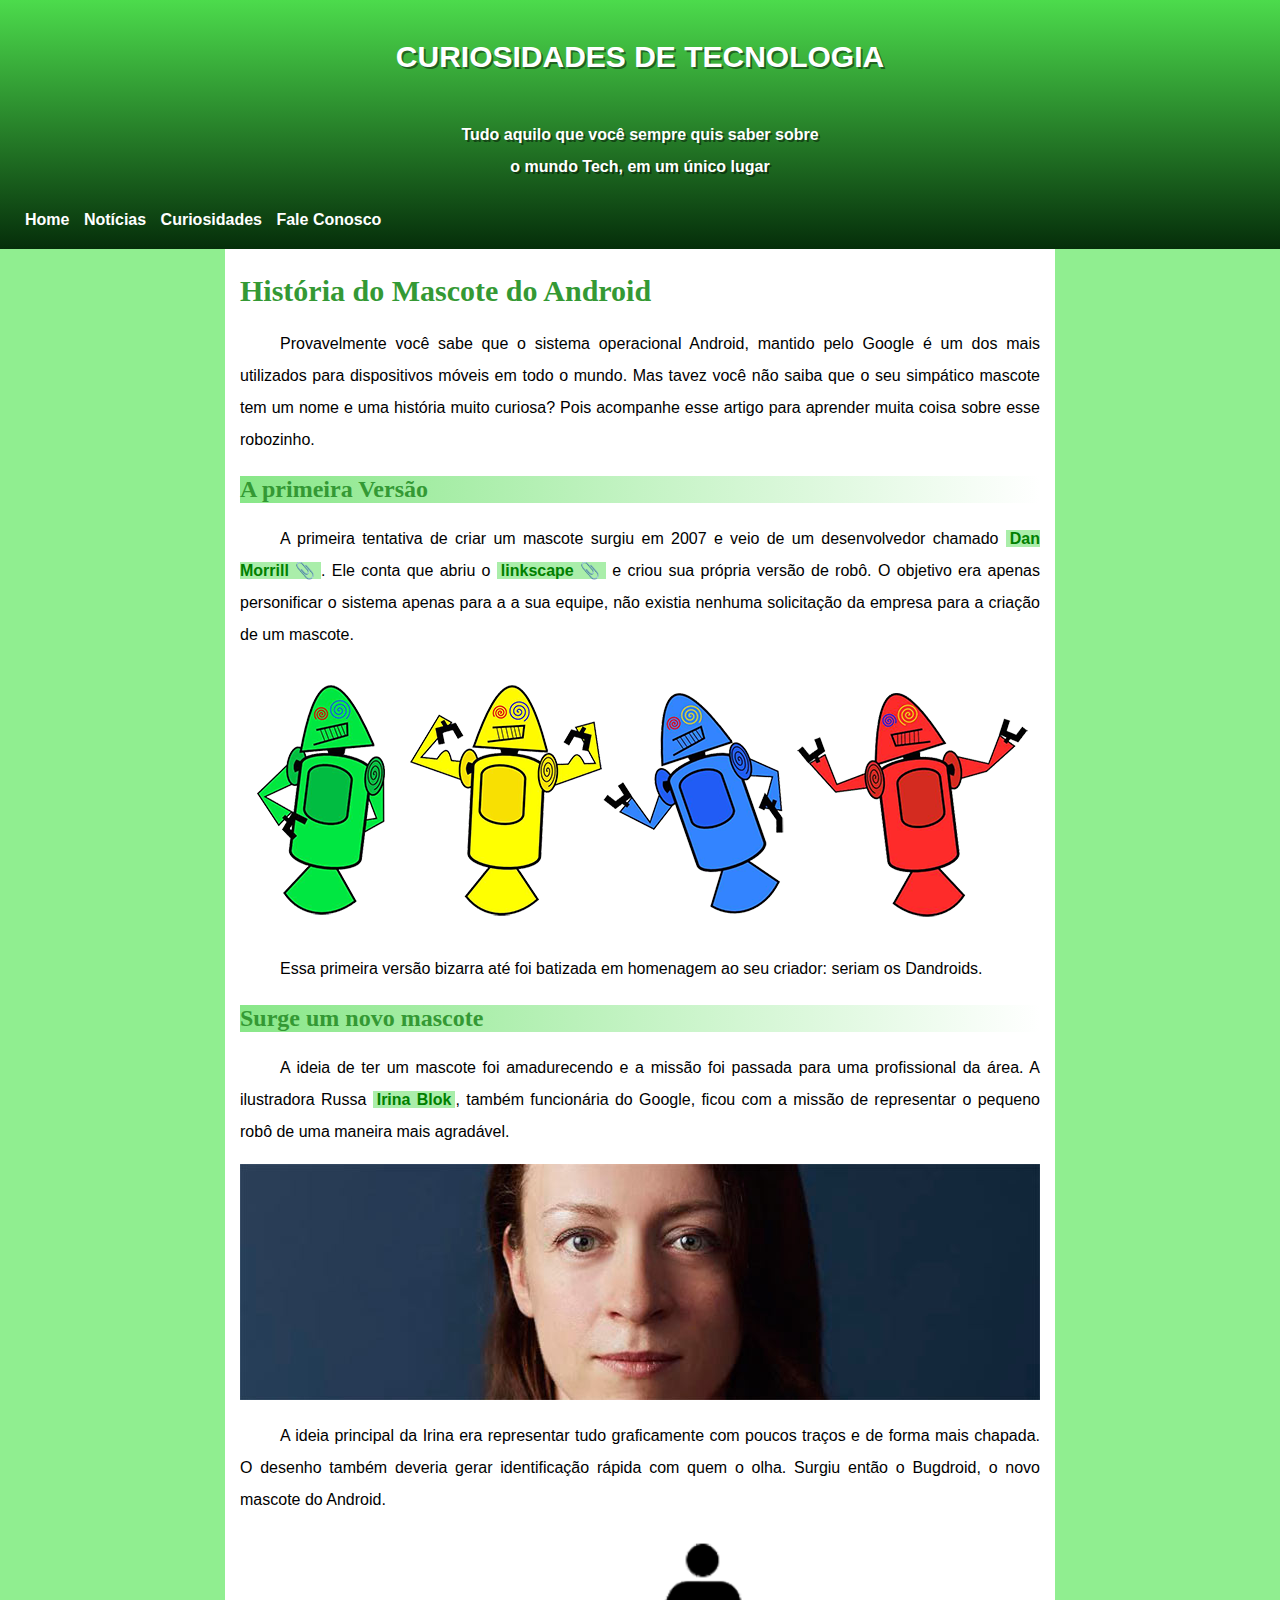
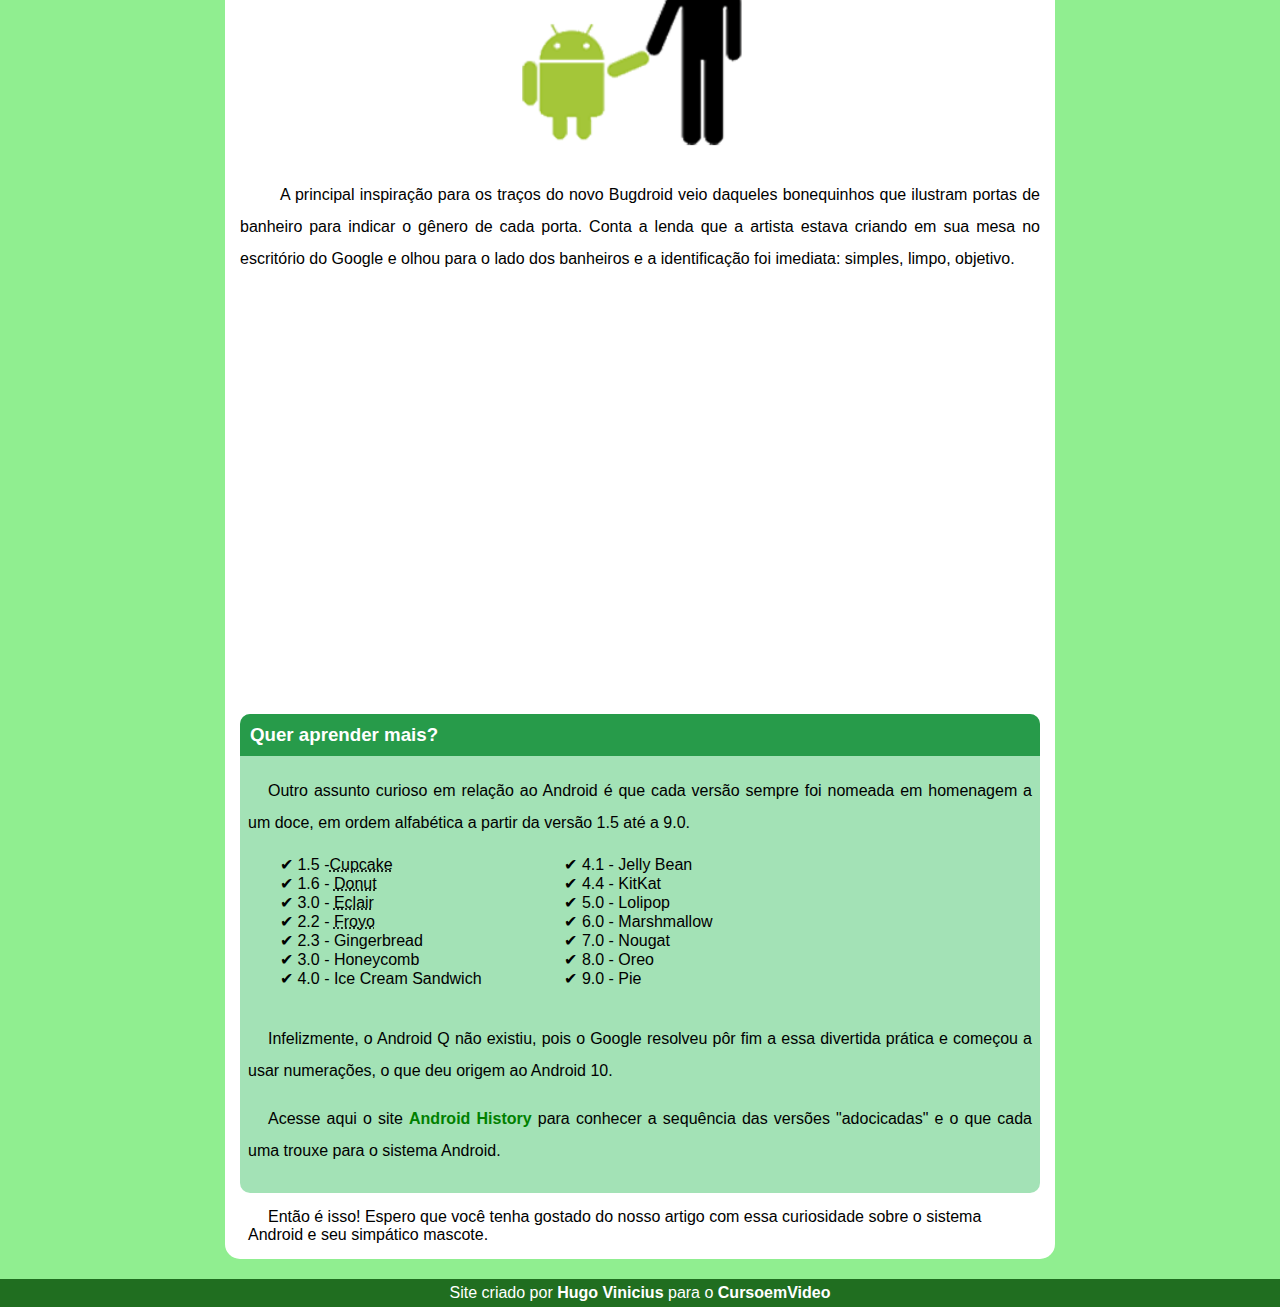
<file: android-cguana/index.html>
<!DOCTYPE html>
<html lang="pt-BR">
<head>
    <meta charset="UTF-8">
    <meta http-equiv="X-UA-Compatible" content="IE=edge">
    <meta name="viewport" content="width=device-width, initial-scale=1.0">
    <link rel="shortcut icon" href="pacote-projeto-d010/imagens/favicon.ico" type="image/x-icon">
    <link rel="stylesheet" href="style.css">
    <title>Projeto</title>
</head>
<body>
    <header>
        <h1>CURIOSIDADES DE TECNOLOGIA</h1>
        <p>Tudo aquilo que você sempre quis saber sobre <br> o mundo Tech, em um único lugar</p>
        <nav>
            <a href="">Home</a>
            <a href="">Notícias</a>
            <a href="">Curiosidades</a>
            <a href="">Fale Conosco</a>
        </nav>
    </header>
    <main>
       <section id="principal">
        <h1>História do Mascote do Android
        </h1>
        <p class="parag">Provavelmente você sabe que o sistema operacional Android, mantido pelo Google é um dos mais utilizados para dispositivos móveis em todo o mundo. Mas tavez você não saiba que o seu simpático mascote tem um nome e uma história muito curiosa? Pois acompanhe esse artigo para aprender muita coisa sobre esse robozinho.</p>
        <h2>A primeira Versão</h2>
        <p class="parag">A primeira tentativa de criar um mascote surgiu em 2007 e veio de um desenvolvedor chamado <a href="">Dan Morrill &#128206</a>. Ele conta que abriu o <a href="">linkscape &#128206</a> e criou sua própria versão de robô. O objetivo era apenas personificar o sistema apenas para a a sua equipe, não existia nenhuma solicitação da empresa para a criação de um mascote.</p>
        <picture>
            <source media="(max-width:550px)" srcset="pacote-projeto-d010/imagens/dan-droids-pq.png" type="image/jpg">
            <img src="pacote-projeto-d010/imagens/dan-droids.png" alt="">
        </picture>
        <p class="parag">Essa primeira versão bizarra até foi batizada em homenagem ao seu criador: seriam os Dandroids.</p>
        <h2>Surge um novo mascote</h2>
        <p class="parag">A ideia de ter um mascote foi amadurecendo e a missão foi passada para uma profissional da área. A ilustradora Russa <a href="https://www.youtube.com/watch?v=xS2D9x8odoE&list=PLHz_AreHm4dlUpEXkY1AyVLQGcpSgVF8s&index=30" color="green">Irina Blok</a>, também funcionária do Google, ficou com a missão de representar o pequeno robô de uma maneira mais agradável.</p>
        <picture>
            <source media="(max-width:550px)" srcset="pacote-projeto-d010/imagens/irina-blok-pq.jpg" type="image/jpg"> 
            <img src="pacote-projeto-d010/imagens/irina-blok.jpg" alt="">
        </picture>
       
        <p class="parag">A ideia principal da Irina era representar tudo graficamente com poucos traços e de forma mais chapada. O desenho também deveria gerar identificação rápida com quem o olha. Surgiu então o Bugdroid, o novo mascote do Android.</p>

        <picture id="bugdroid"><img id="bugdroid" src="pacote-projeto-d010/imagens/bugdroid.png" alt=""></picture>
        <p class="parag">A principal inspiração para os traços do novo Bugdroid veio daqueles bonequinhos que ilustram portas de banheiro para indicar o gênero de cada porta. Conta a lenda que a artista estava criando em sua mesa no escritório do Google e olhou para o lado dos banheiros e a identificação foi imediata: simples, limpo, objetivo.</p>
        <iframe width="800" height="400" src="https://www.youtube.com/embed/3hng-hmSv2Y" title="YouTube video player" frameborder="0" allow="accelerometer; autoplay; clipboard-write; encrypted-media; gyroscope; picture-in-picture" allowfullscreen></iframe>
       </section>
       <section id="quer">
        <div id="tudo">
            <h3>Quer aprender mais?</h3>
            <p>Outro assunto curioso em relação ao Android é que cada versão sempre foi nomeada em homenagem a um doce, em ordem alfabética a partir da versão 1.5 até a 9.0.</p>
            <div>
                <ul type="none">
                <li>1.5 -<abbr title="bolinho">Cupcake</abbr></li> 
                <li>1.6 - <abbr title="rosquinha">Donut</abbr></li> 
                <li>3.0 - <abbr title="não lembro">Eclair</abbr></li> 
                <li>2.2 - <abbr title="também não lembro">Froyo</abbr></li> 
                <li>2.3 - Gingerbread</li> 
                <li>3.0 - Honeycomb</li> 
                <li>4.0 - Ice Cream Sandwich</li>
                </ul>
            </div>
            <div>
                <ul type="none">
                    <li>4.1 - Jelly Bean</li> 
                <li>4.4 - KitKat</li> 
                <li>5.0 - Lolipop</li> 
                <li>6.0 - Marshmallow</li> 
                <li>7.0 - Nougat</li> 
                <li>8.0 - Oreo</li> 
                <li>9.0 - Pie</li>
                </ul>
            </div>
            <p>Infelizmente, o Android Q não existiu, pois o Google resolveu pôr fim a essa divertida prática e começou a usar numerações, o que deu origem ao Android 10.</p>
            <p>Acesse aqui o site <a href="https://www.youtube.com/watch?v=xS2D9x8odoE&list=PLHz_AreHm4dlUpEXkY1AyVLQGcpSgVF8s&index=30">Android History</a>  para conhecer a sequência das versões "adocicadas" e o que cada uma trouxe para o sistema Android.</p>
        </div>
       </section>
       <section id="fim">
        <div>
            Então é isso! Espero que você tenha gostado do nosso artigo com essa curiosidade sobre o sistema Android e seu simpático mascote.
        </div>
       </section>
    </main>
    <footer>
        <div>Site criado por <a href="">Hugo Vinicius</a> para o <a href="">CursoemVideo</a></div>
    </footer>
</body>
</html>
</file>
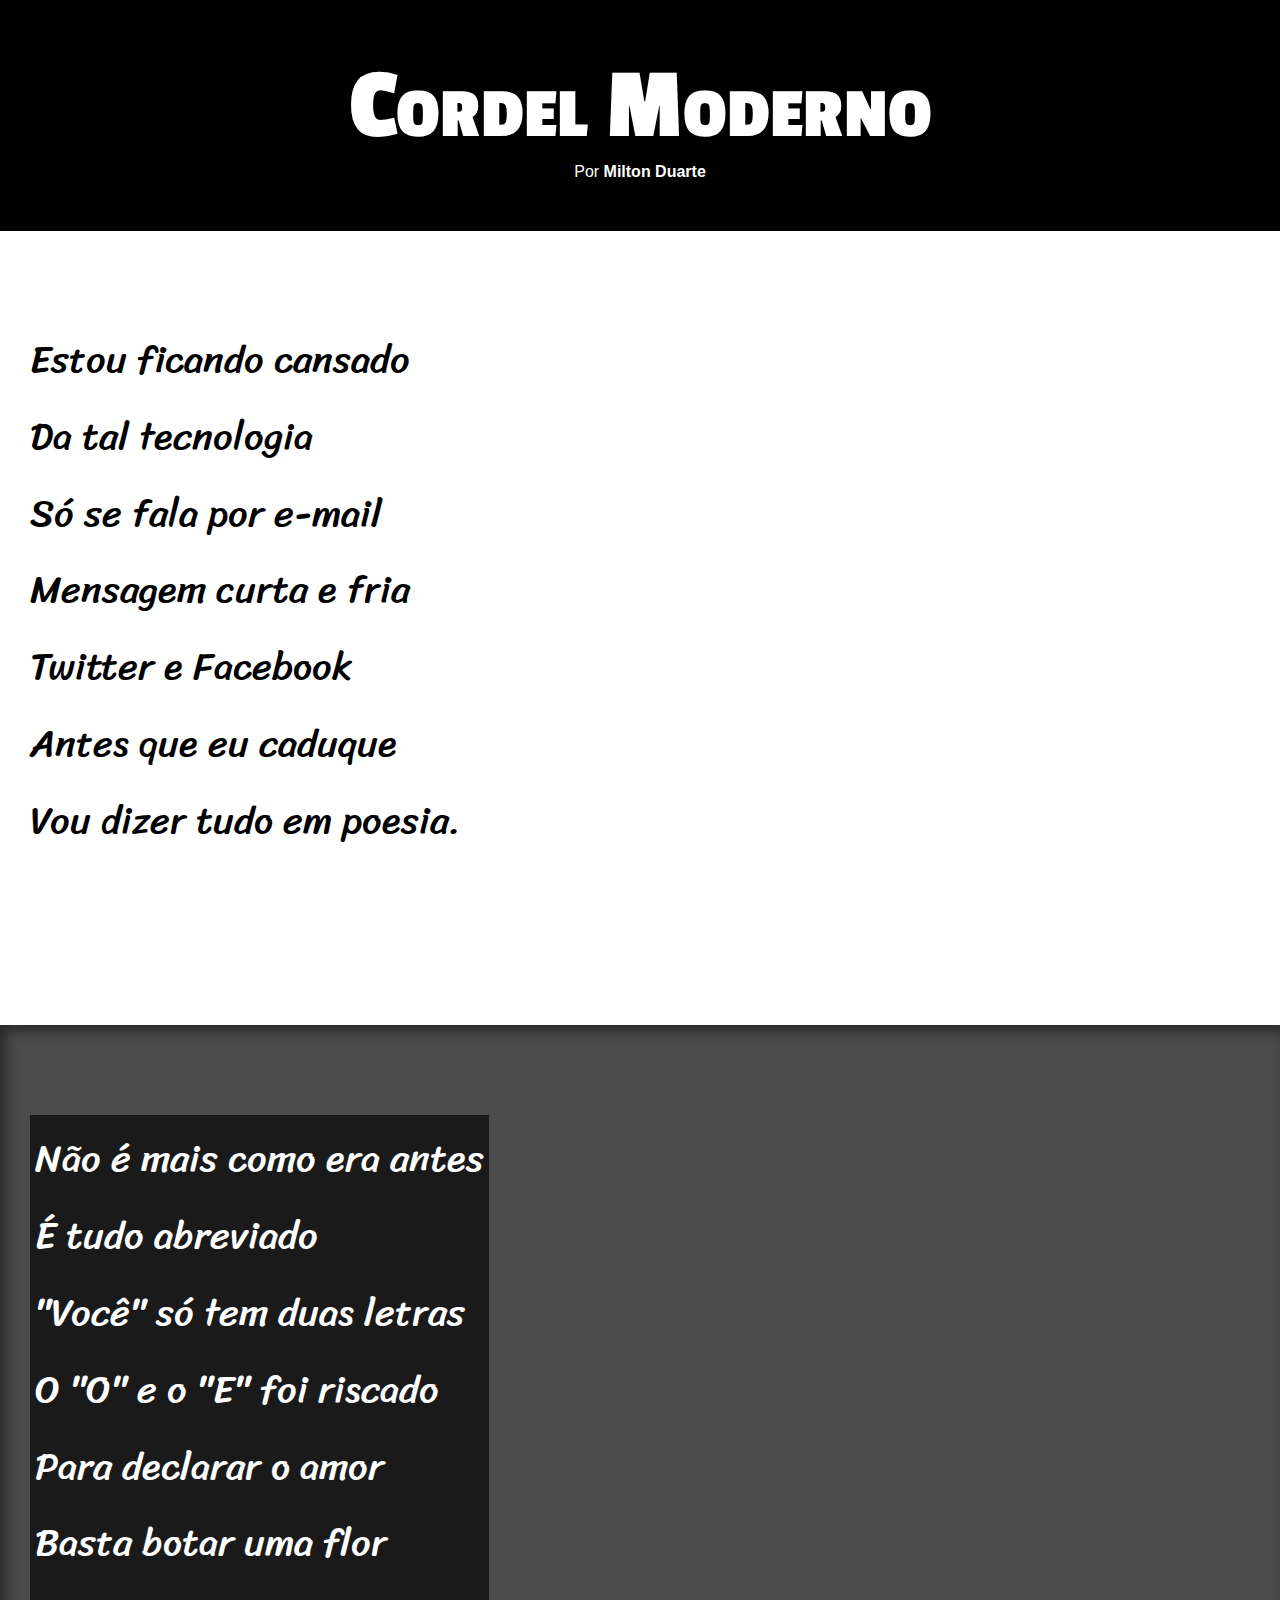
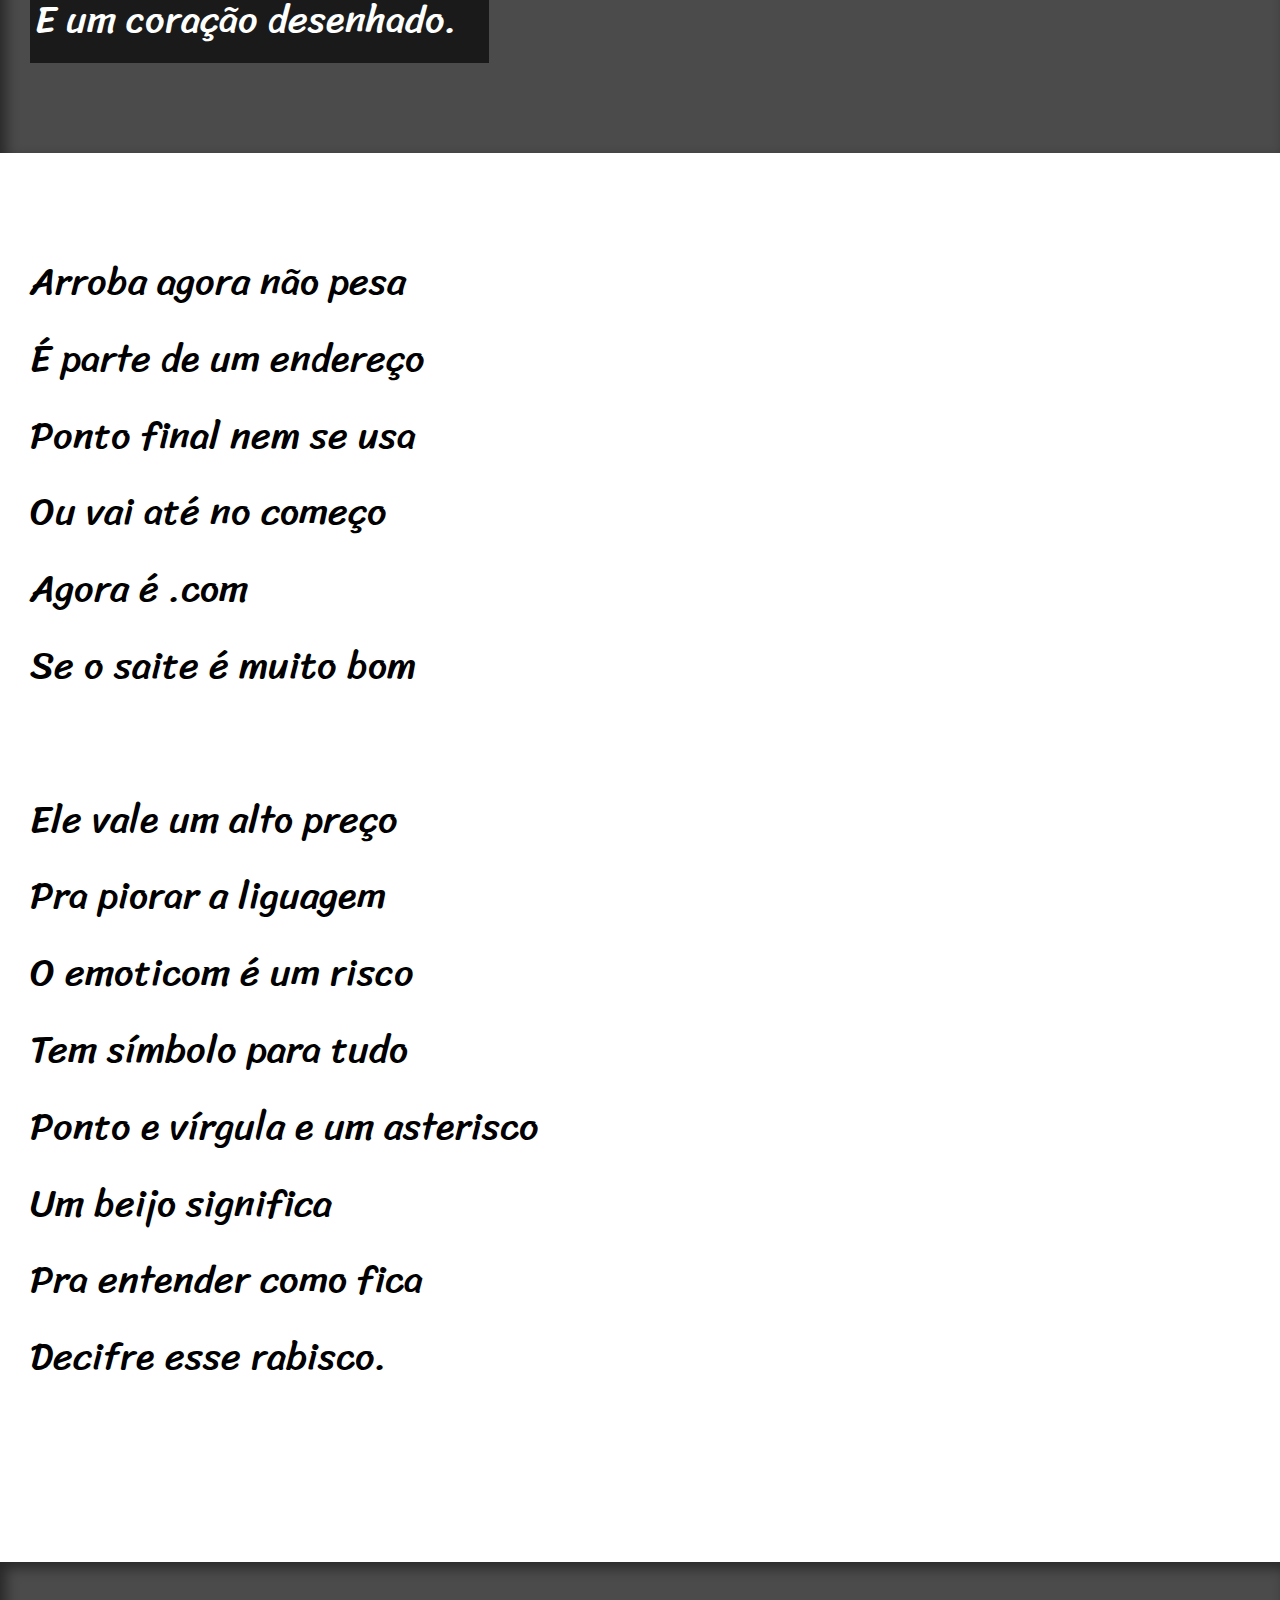
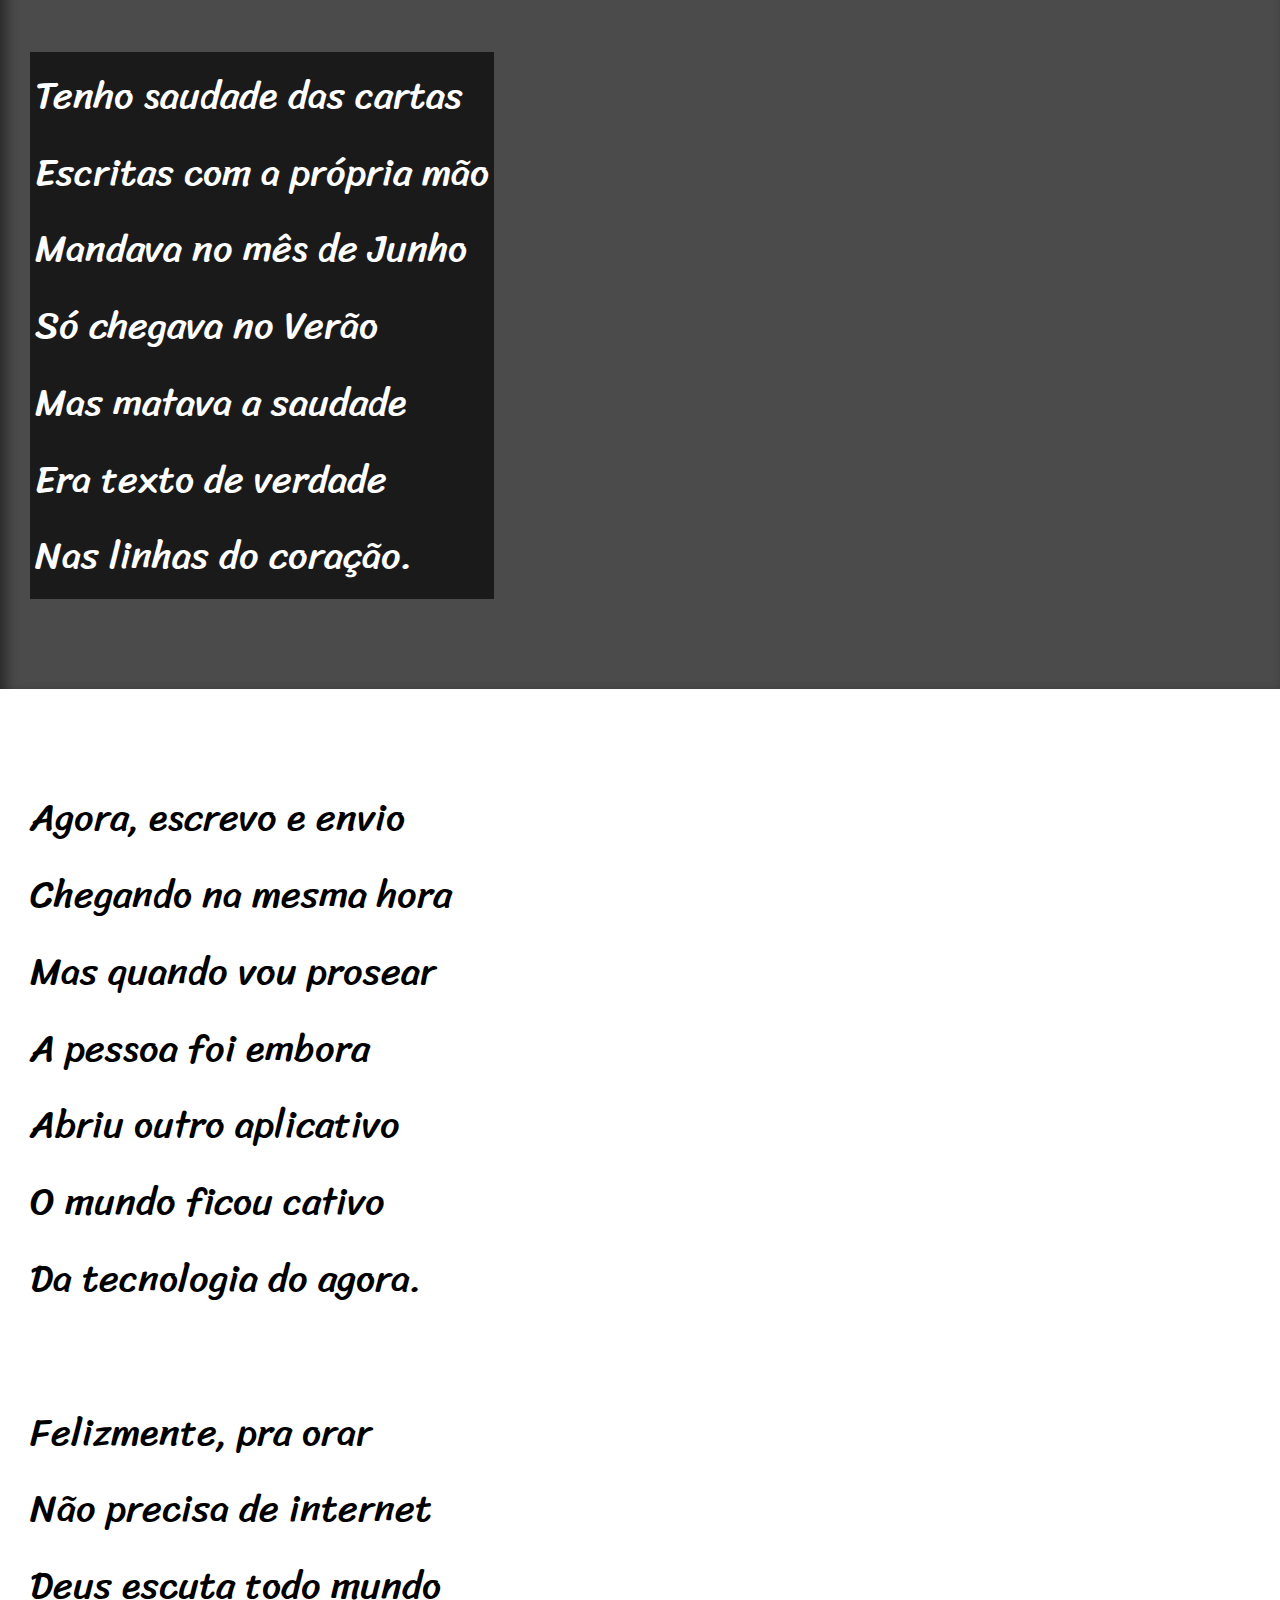
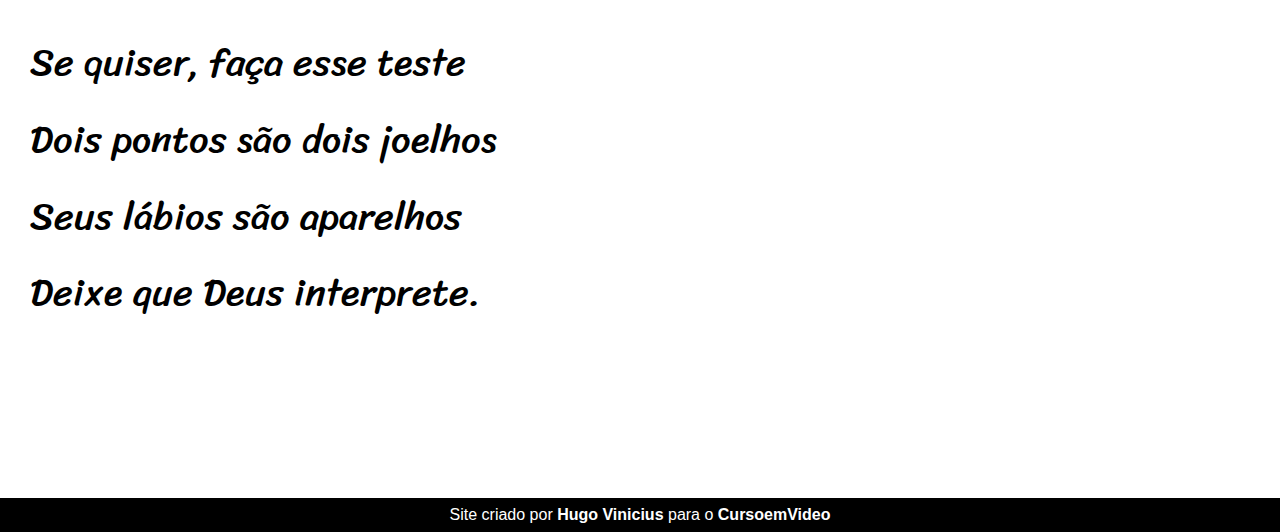
<file: projeto-cordel/index.html>
<!DOCTYPE html>
<html lang="en">
<head>
    <meta charset="UTF-8">
    <meta http-equiv="X-UA-Compatible" content="IE=edge">
    <meta name="viewport" content="width=device-width, initial-scale=1.0">
    <title>Cordel</title>
    <link rel="stylesheet" href="style.css">
</head>
<body>
    <header>
        <h1>
            Cordel Moderno
        </h1>
        Por <a href="https://www.recantodasletras.com.br/poesias/3186743" target="_blank">Milton Duarte</a>
    </header>

    <section class="normal">
        <p>
            Estou ficando cansado <br>
            Da tal tecnologia <br>
            Só se fala por e-mail <br>
            Mensagem curta e fria <br>
            Twitter e Facebook <br>
            Antes que eu caduque <br>
            Vou dizer tudo em poesia.
        </p>
    </section>


    <section class="imagem" id="img01">
        <p>
            Não é mais como era antes <br>
            É tudo abreviado <br>
            "Você" só tem duas letras <br>
            O "O" e o "E" foi riscado <br>
            Para declarar o amor <br>
            Basta botar uma flor <br>
            E um coração desenhado.
        </p>
    </section>


    <section class="normal">
        <p>
            Arroba agora não pesa <br>
            É parte de um endereço <br>
            Ponto final nem se usa <br>
            Ou vai até no começo <br>
            Agora é .com <br>
            Se o saite é muito bom
        </p>
        <p>
            Ele vale um alto preço <br>
            Pra piorar a liguagem <br>
            O emoticom é um risco <br>
            Tem símbolo para tudo <br>
            Ponto e vírgula e um asterisco <br>
            Um beijo significa <br>
            Pra entender como fica <br>
            Decifre esse rabisco.
        </p>
        
    </section>


    <section class="imagem" id="img02">
        <p>
            Tenho saudade das cartas <br>
            Escritas com a própria mão <br>
            Mandava no mês de Junho <br>
            Só chegava no Verão <br>
            Mas matava a saudade <br>
            Era texto de verdade <br>
            Nas linhas do coração.
        </p>
    </section>


    <section class="normal">
        <p>
            Agora, escrevo e envio <br>
            Chegando na mesma hora <br>
            Mas quando vou prosear <br>
            A pessoa foi embora <br>
            Abriu outro aplicativo <br>
            O mundo ficou cativo <br>
            Da tecnologia do agora.
        </p>    
        <P>
            Felizmente, pra orar <br>
            Não precisa de internet <br>
            Deus escuta todo mundo <br>
            Se quiser, faça esse teste <br>
            Dois pontos são dois joelhos <br>
            Seus lábios são aparelhos <br>
            Deixe que Deus interprete.
        </P>
        
    </section>

    <footer>
        <p>Site criado por <a href="https://google.com" target="_blank">Hugo Vinicius</a> para o <a href="https://google.com" target="_blank">CursoemVideo</a></p>
    </footer>
</body>
</html>
</file>
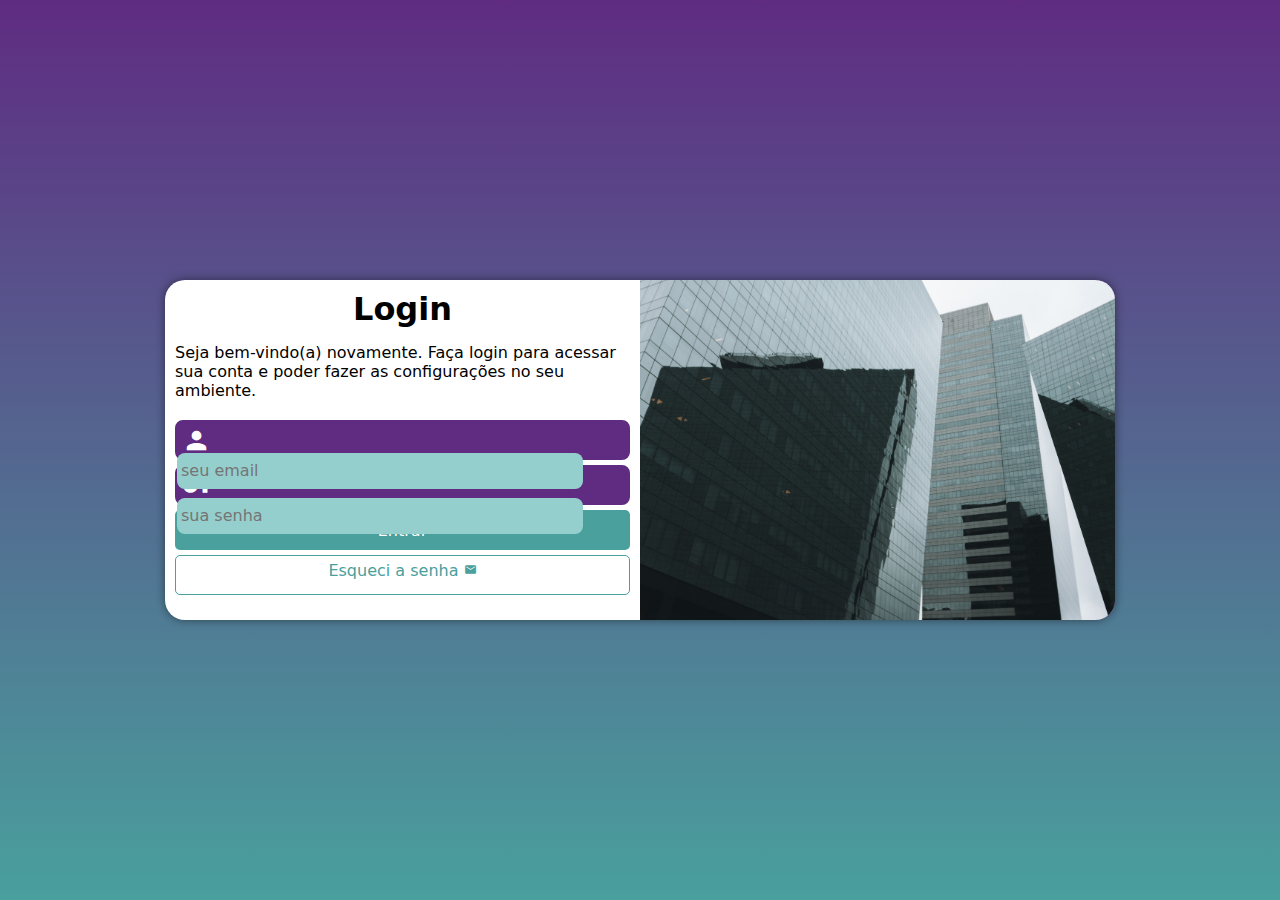
<file: projeto-login/index.html>
<!DOCTYPE html>
<html lang="pt-br">
<head>
    <meta charset="UTF-8">
    <meta http-equiv="X-UA-Compatible" content="IE=edge">
    <meta name="viewport" content="width=device-width, initial-scale=1.0">
    <title>Login</title>
    <link href="https://fonts.googleapis.com/icon?family=Material+Icons" rel="stylesheet">
    <link rel="stylesheet" href="estilos/style.css">
    <link rel="stylesheet" href="estilos/media-query.css">
</head>
<body>
    <main>
        <section id="login">
            <div id="imagem">
            
            </div>
            <div id="formulario">
                <h1>Login</h1>
                <p>Seja bem-vindo(a) novamente. Faça login para acessar sua conta e poder fazer as configurações no seu ambiente.</p>
                <form action="login.php" method="post" autocomplete="on">
                    <div class="campo">
                        <i class="material-icons">person</i>
                        <input type="email" name="login" id="ilogin" placeholder="seu email" autocomplete="email" required maxlength="30">
                        <label for="ilogin">Login</label>
                    </div>
                    <div class="campo">
                        <i class="material-icons">vpn_key</i>
                        <input type="password" name="senha" id="isenha" placeholder="sua senha" autocomplete="current-password" required minlength="8" maxlength="30">
                        <label for="isenha">Senha</label>
                    </div>
                    <input type="submit" value="Entrar">
                    <a href="esqueci.html" class="botao">
                        Esqueci a senha <i class="material-icons">mail</i>
                    </a>
                </form>
            </div>
        </section>
    </main>
</body>
</html>
</file>
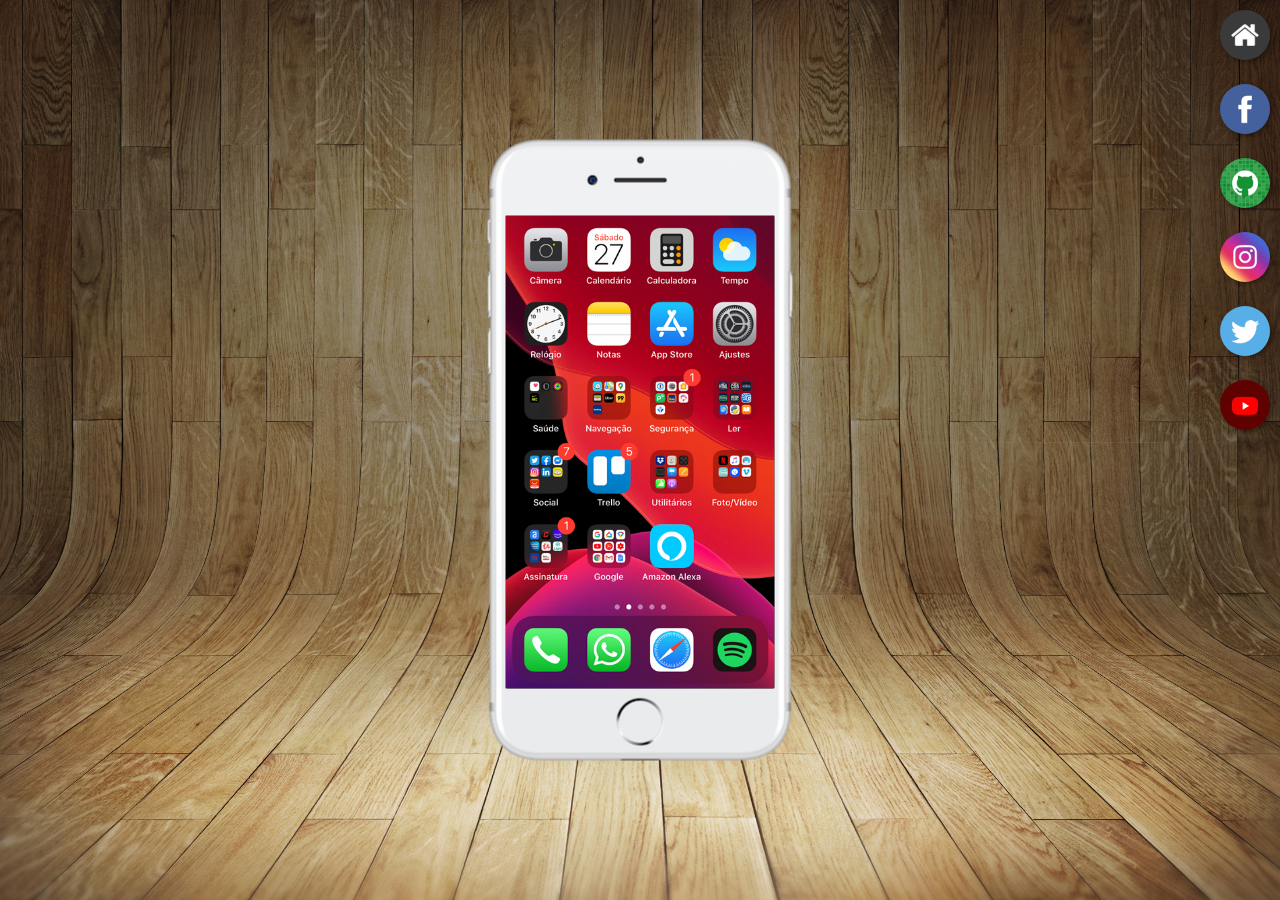
<file: projeto-redes-sociais/index.html>
<!DOCTYPE html>
<html lang="en">
<head>
    <meta charset="UTF-8">
    <meta http-equiv="X-UA-Compatible" content="IE=edge">
    <meta name="viewport" content="width=device-width, initial-scale=1.0">
    <link rel="shortcut icon" href="favicon.ico" type="image/x-icon">
    <title>Projeto Redes Sociais</title>
    <link rel="stylesheet" href="estilos/style.css">
</head>
<body>
    <main>
        <section id="telefone">
            <iframe id="tela" name="tela" src="home.html" frameborder="0"></iframe>
        </section>

        <section id="redes-sociais">
            <a href="home.html" target="tela"><img src="imagens/logo-home.jpg" alt="home"></a><br>
            <a href="face.html" target="tela"><img src="imagens/logo-facebook.jpg" alt="face"></a><br>
            <a href="github.html" target="tela"><img src="imagens/logo-github.jpg" alt="git"></a><br>
            <a href="insta.html" target="tela"><img src="imagens/logo-instagram.jpg" alt="insta"></a><br>
            <a href="twitter.html" target="tela"><img src="imagens/logo-twitter.jpg" alt="twit"></a><br>
            <a href="youtube.html" target="tela"><img src="imagens/logo-youtube.jpg" alt=""></a><br>
        </section>
    </main>
</body>
</html>
</file>
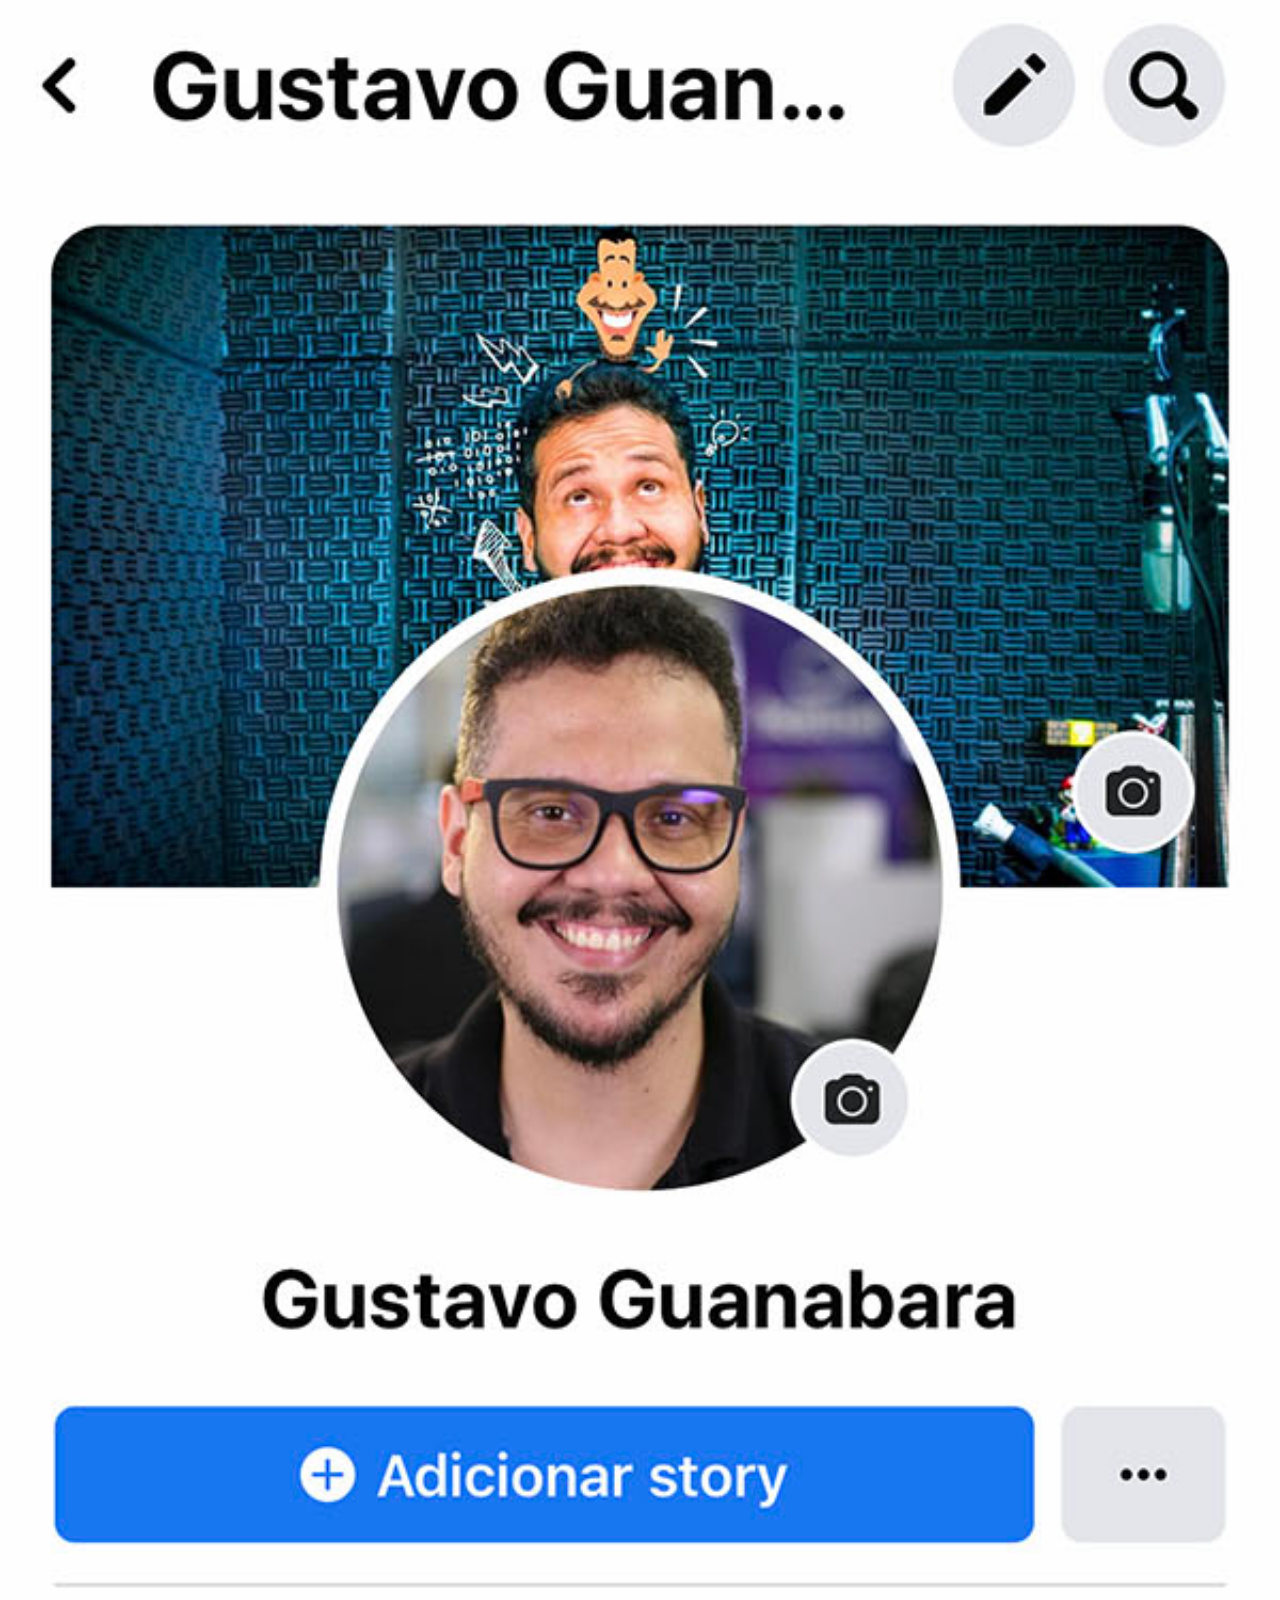
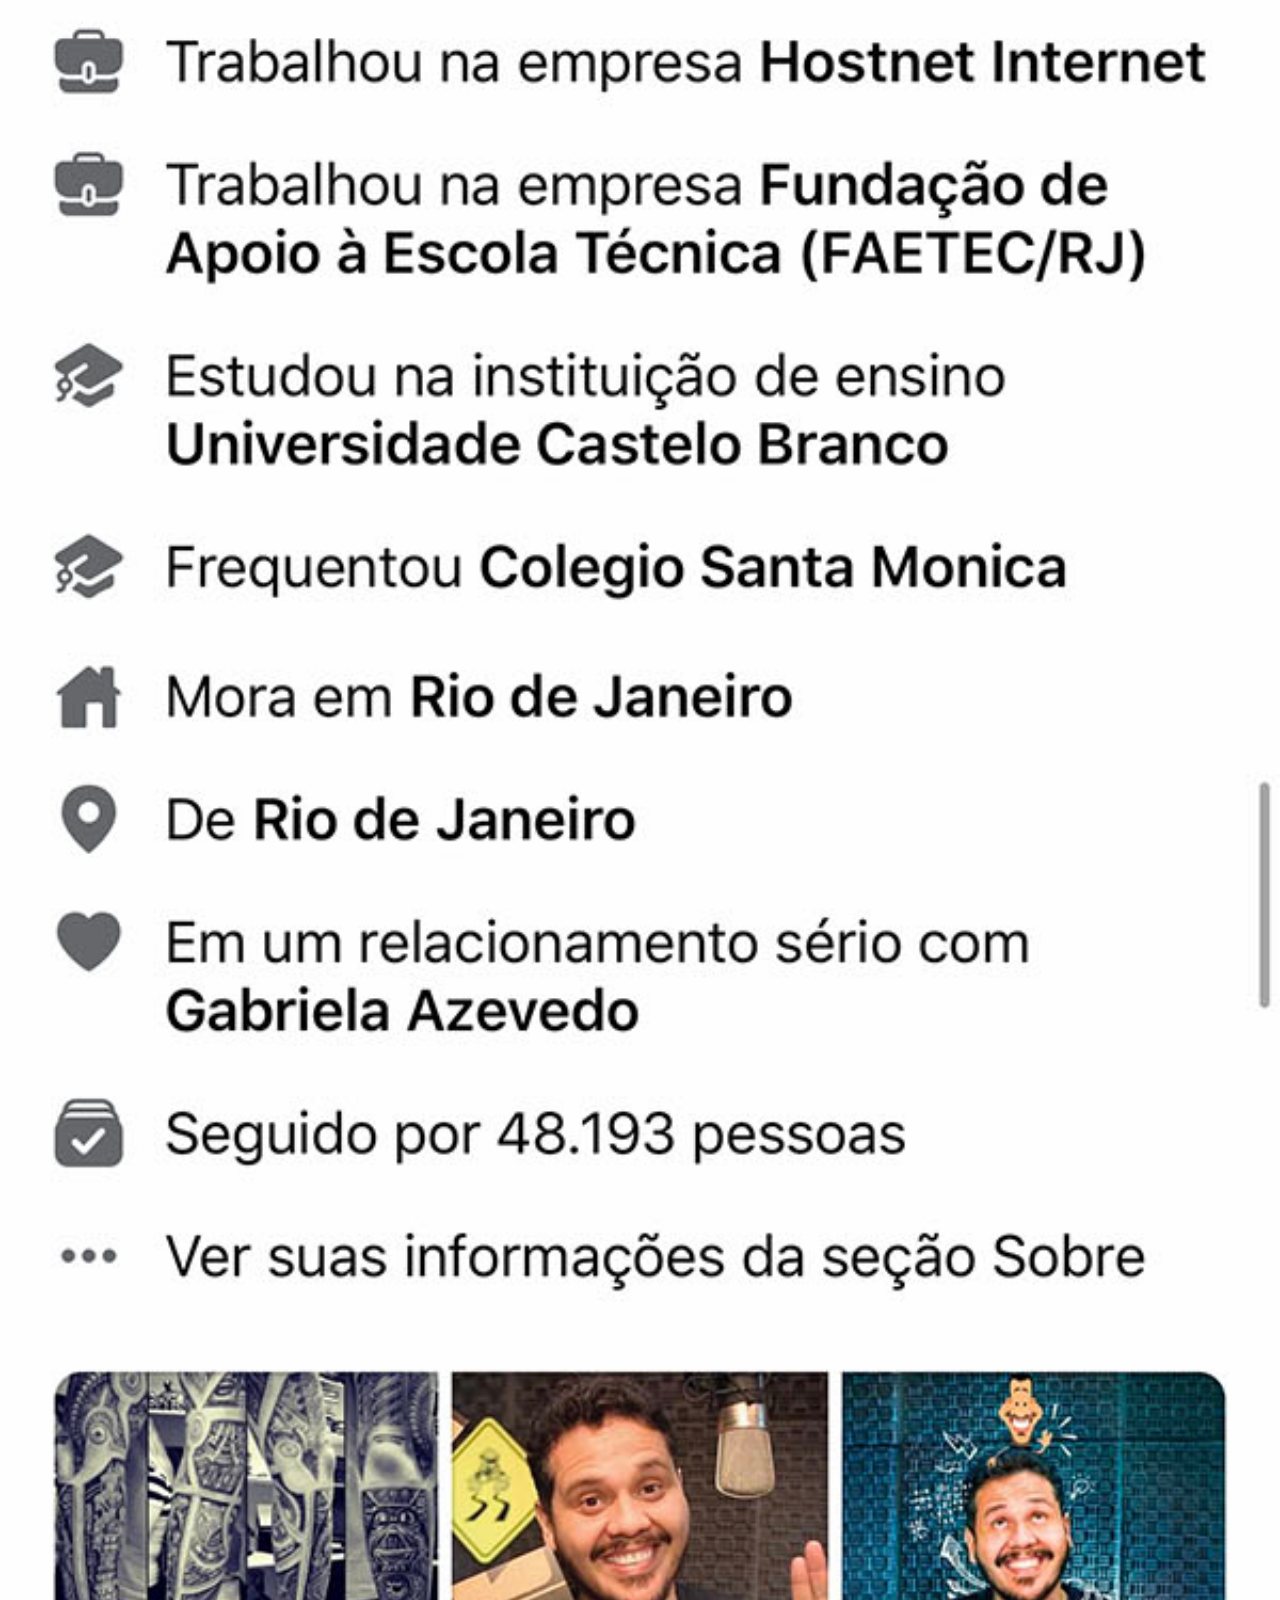
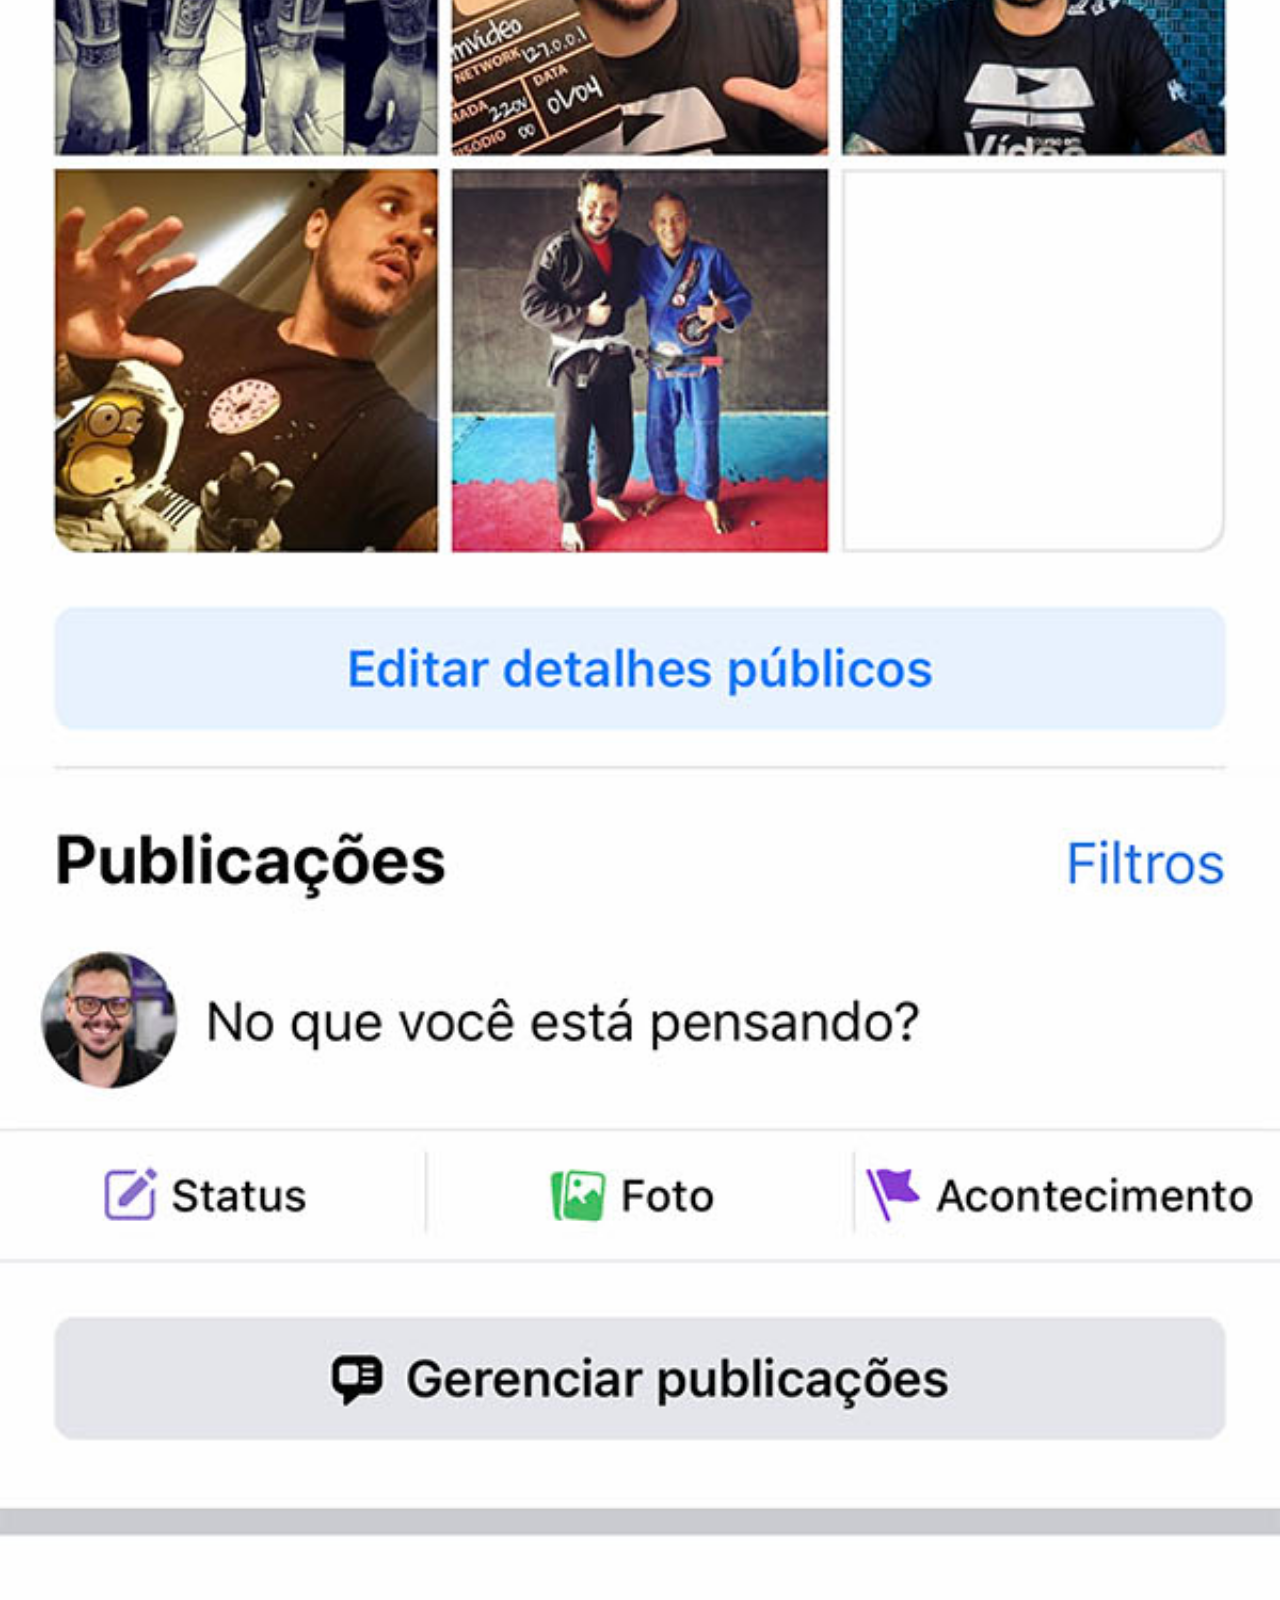
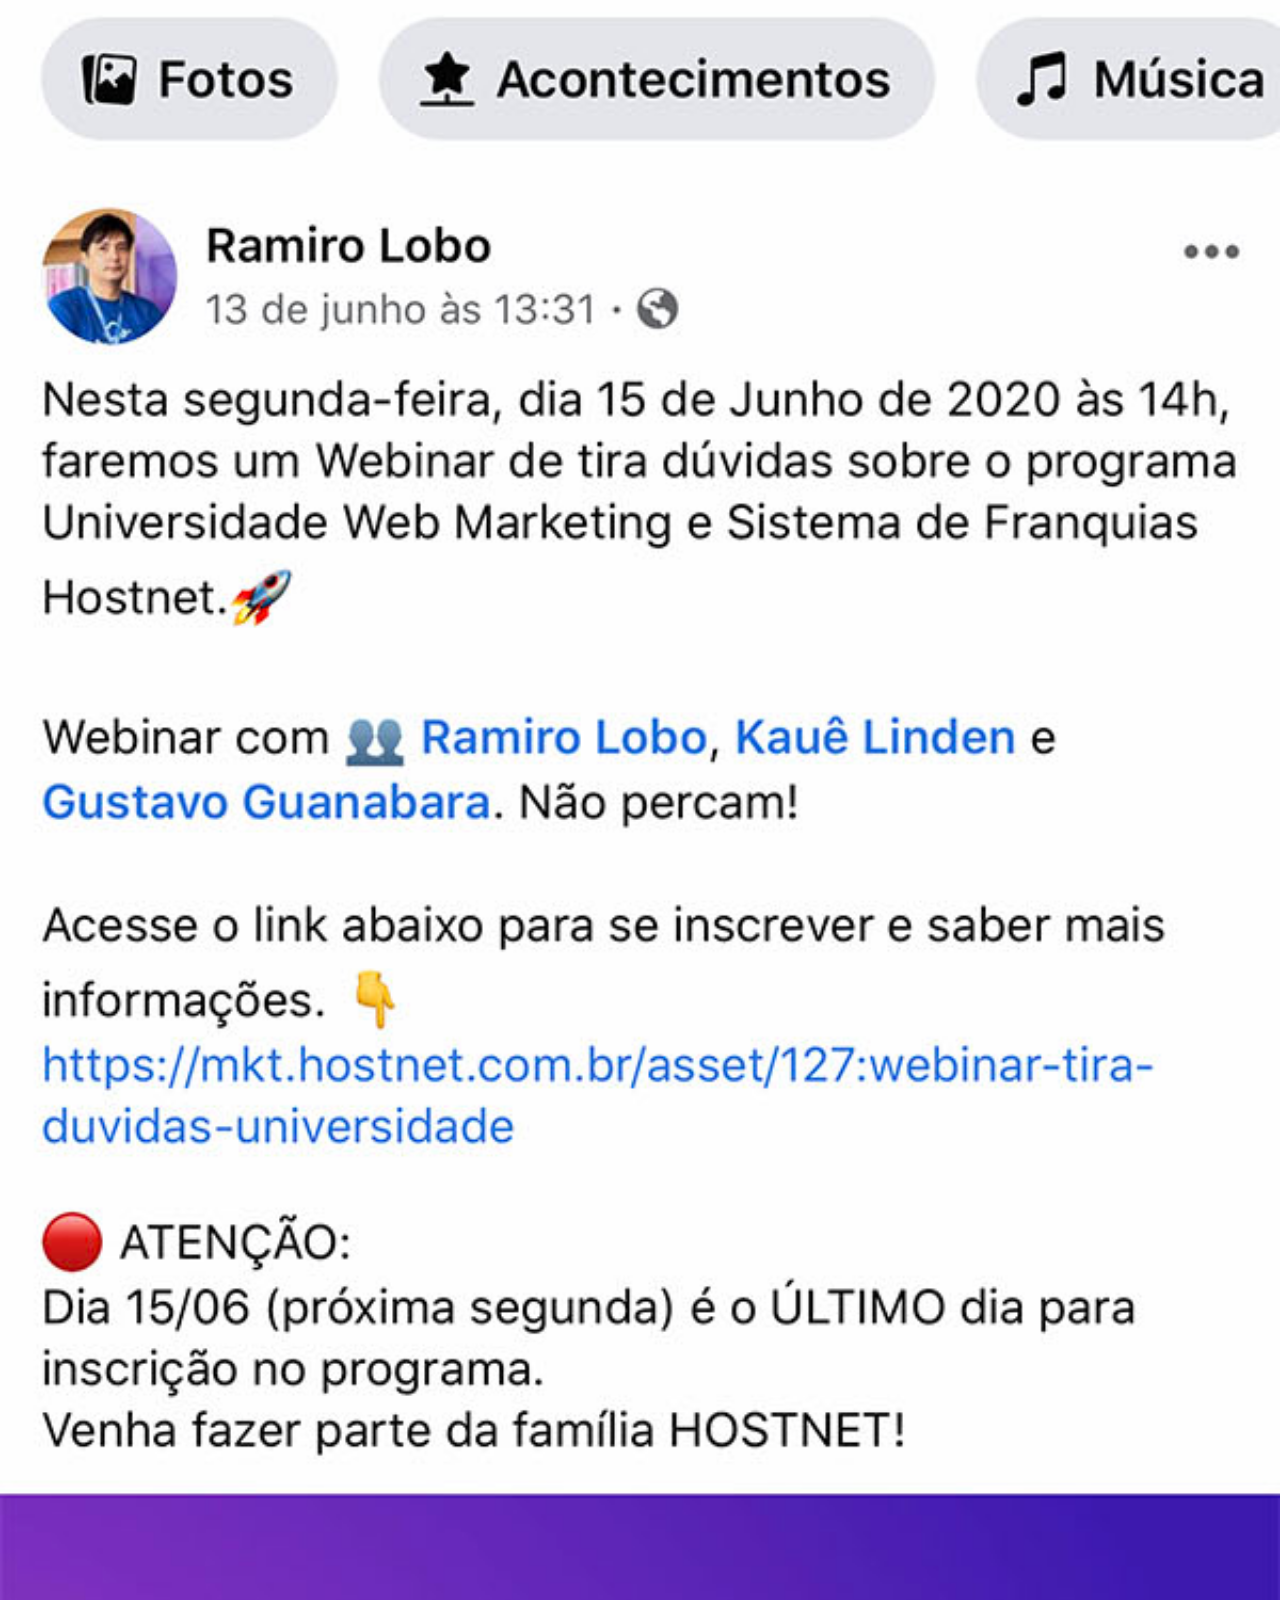
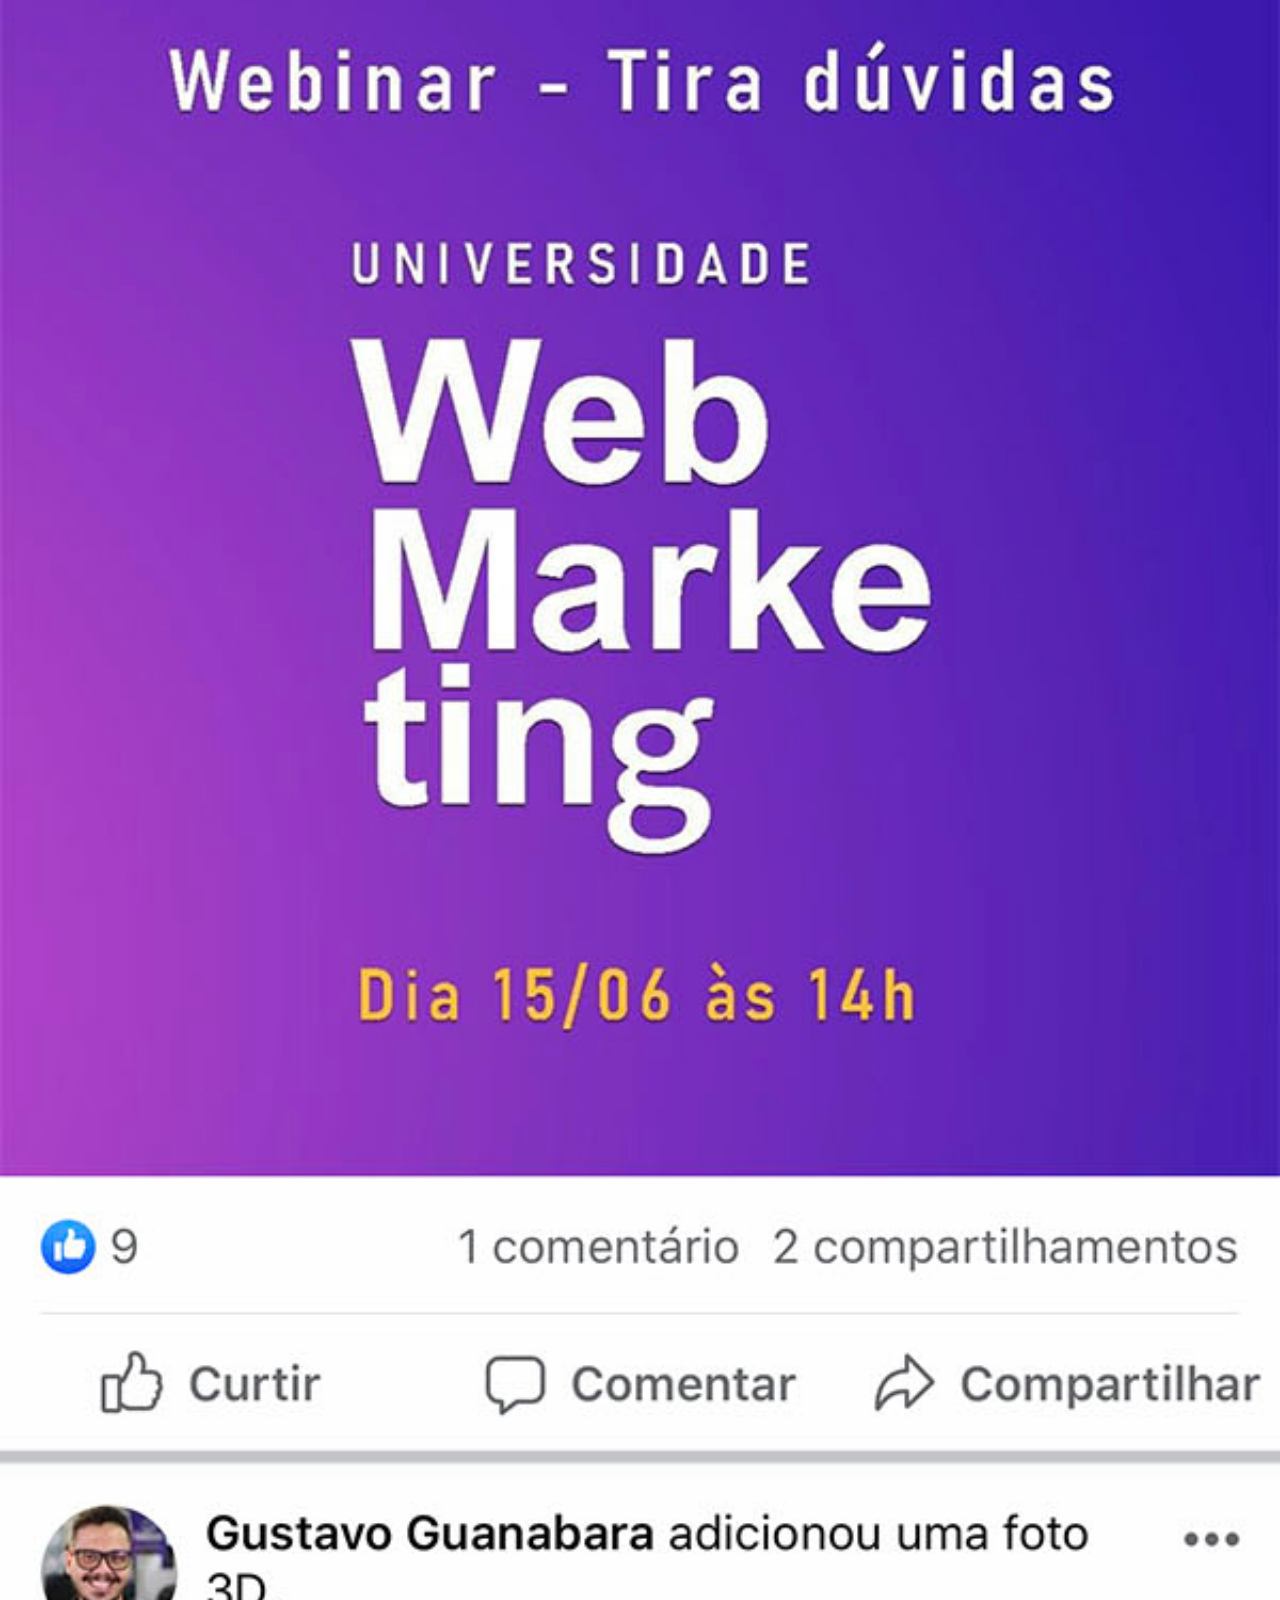
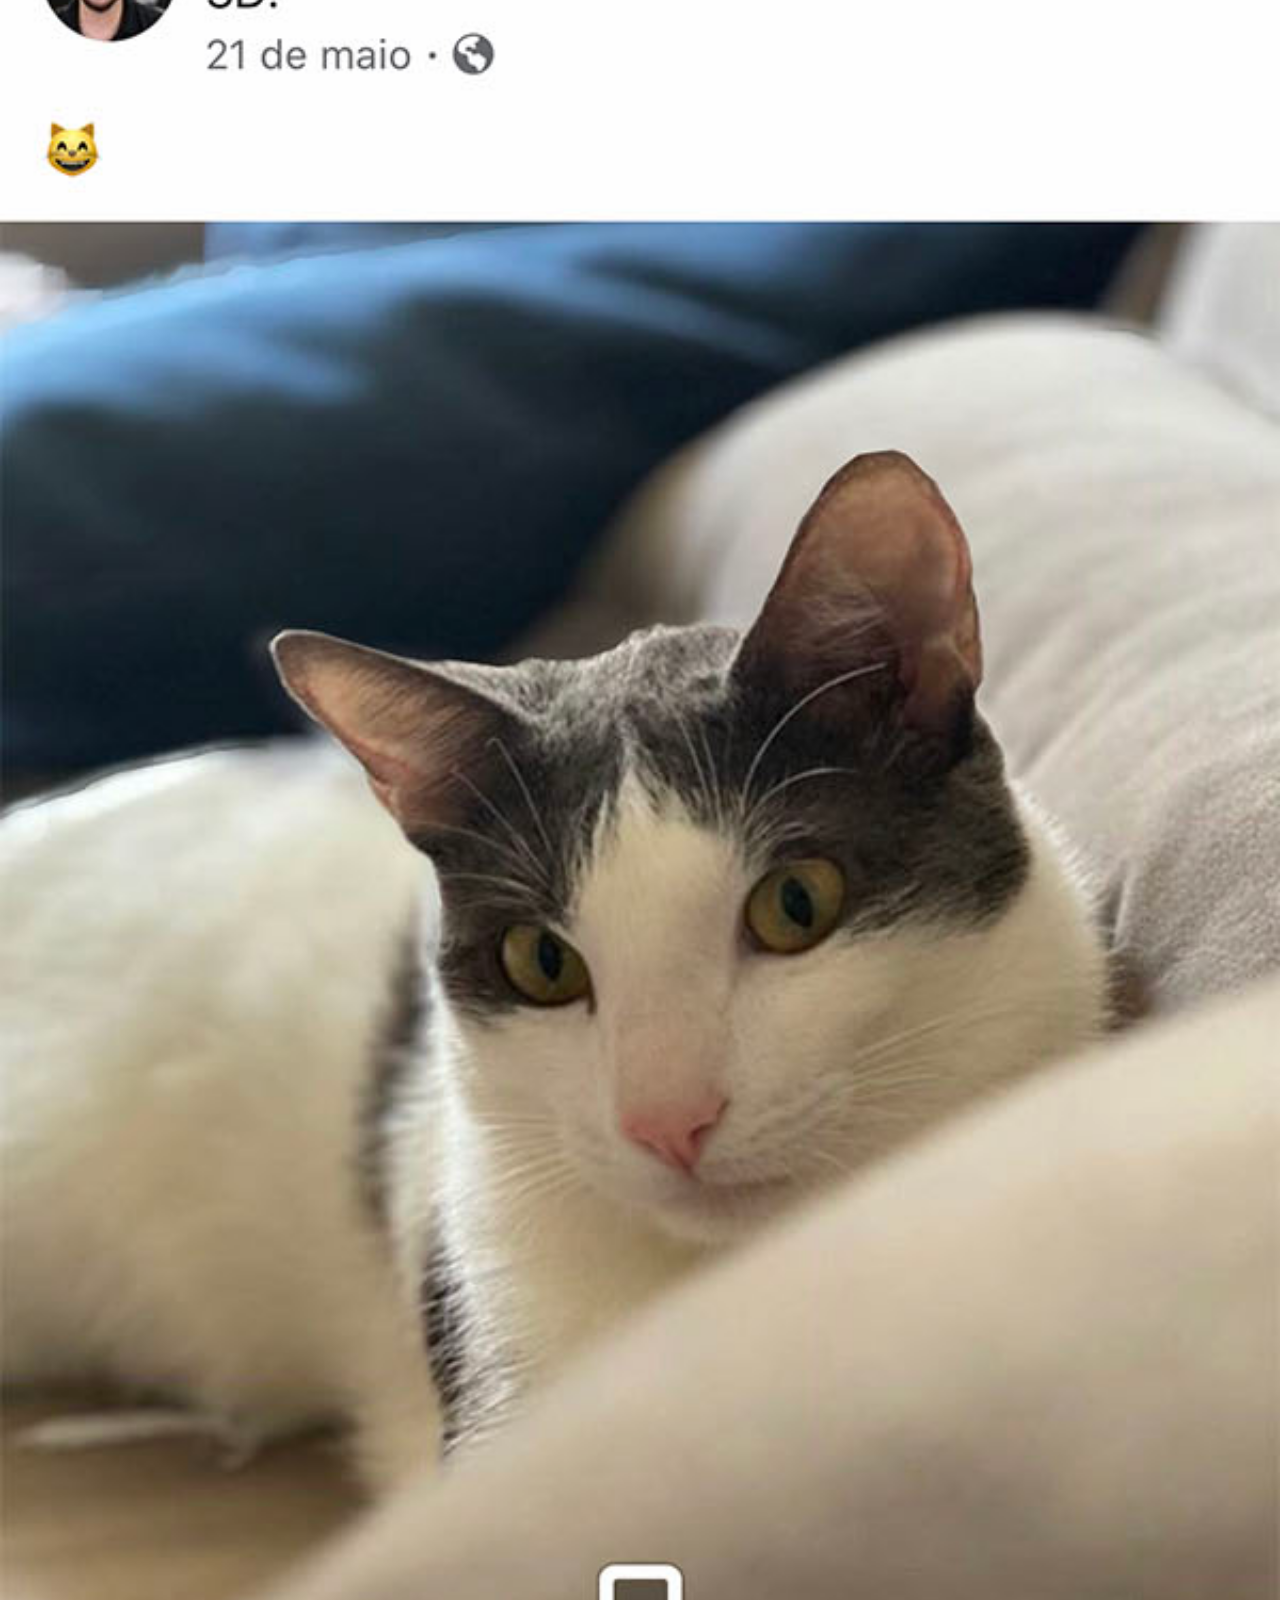
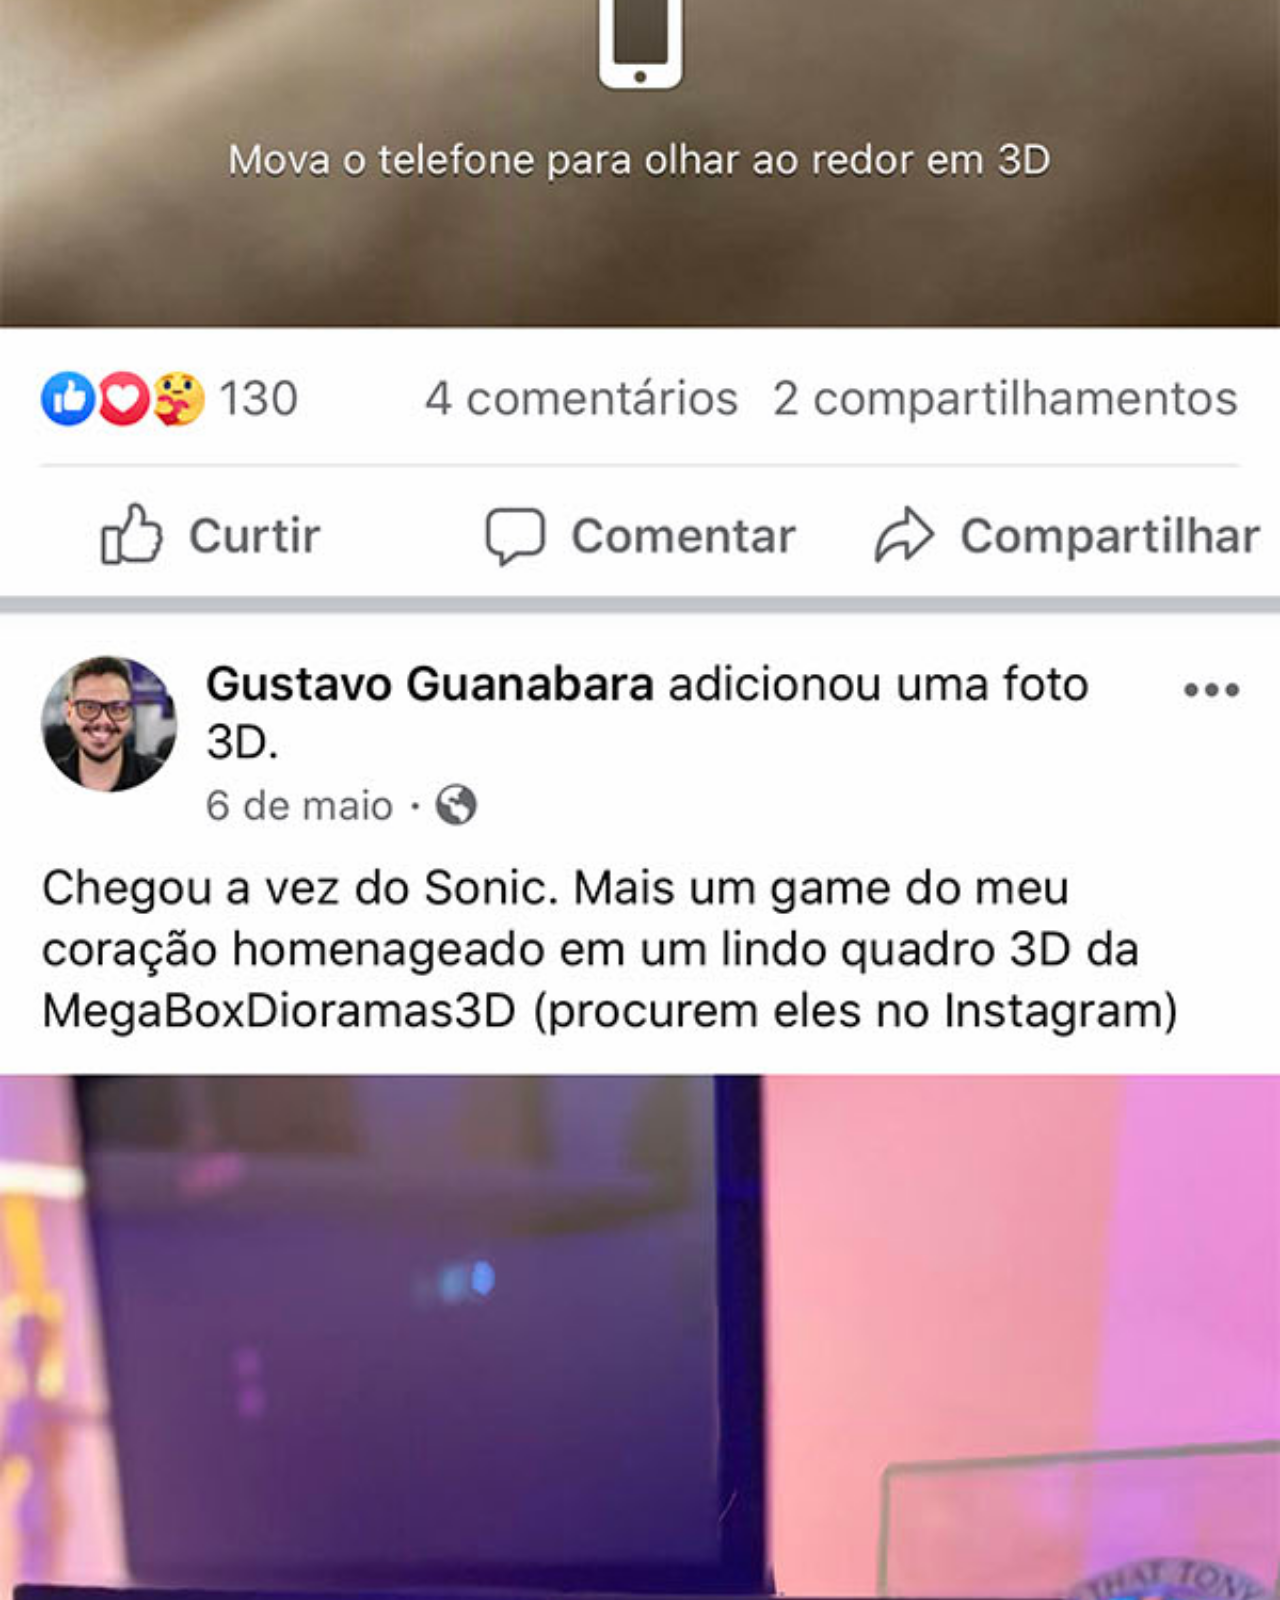
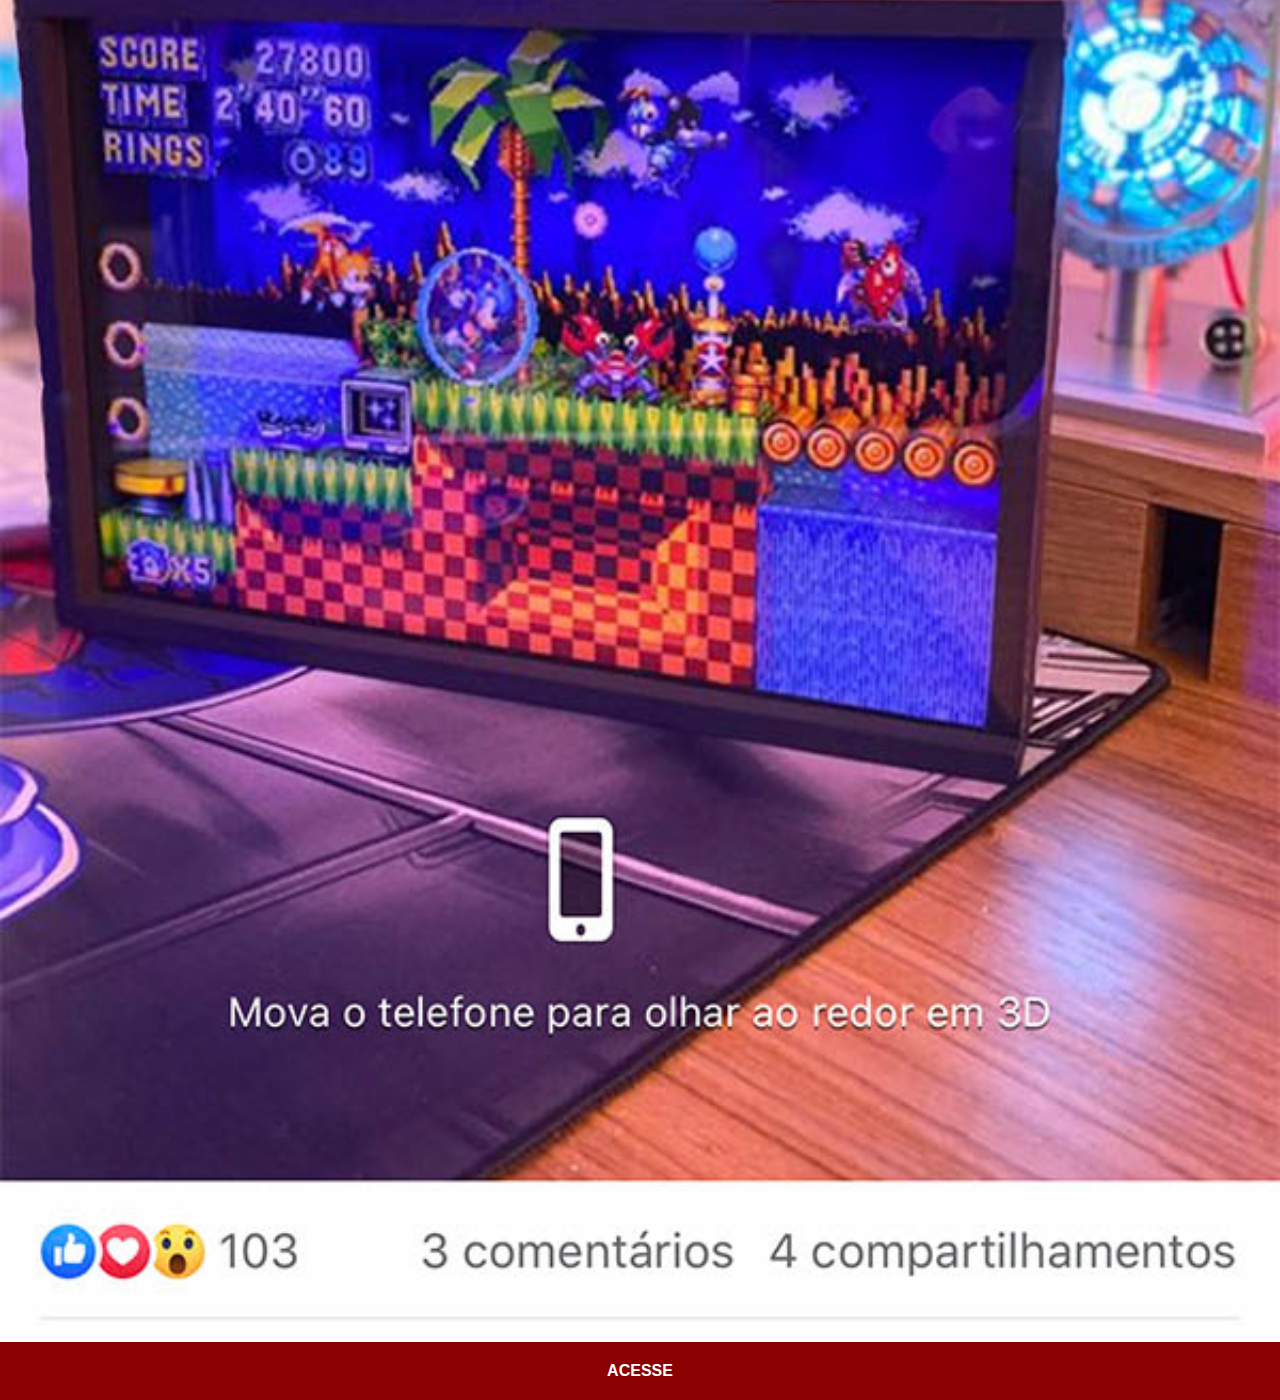
<file: projeto-redes-sociais/face.html>
<!DOCTYPE html>
<html lang="pt-BR">
<head>
    <meta charset="UTF-8">
    <meta http-equiv="X-UA-Compatible" content="IE=edge">
    <meta name="viewport" content="width=device-width, initial-scale=1.0">
    <title>Document</title>
    <link rel="stylesheet" href="./estilos/social.css">
</head>
<body>
    <img src="imagens/tela-facebook.jpg" alt="face">
    <a href="https://facebook.com/" target="_blank">ACESSE</a>
</body>
</html>
</file>
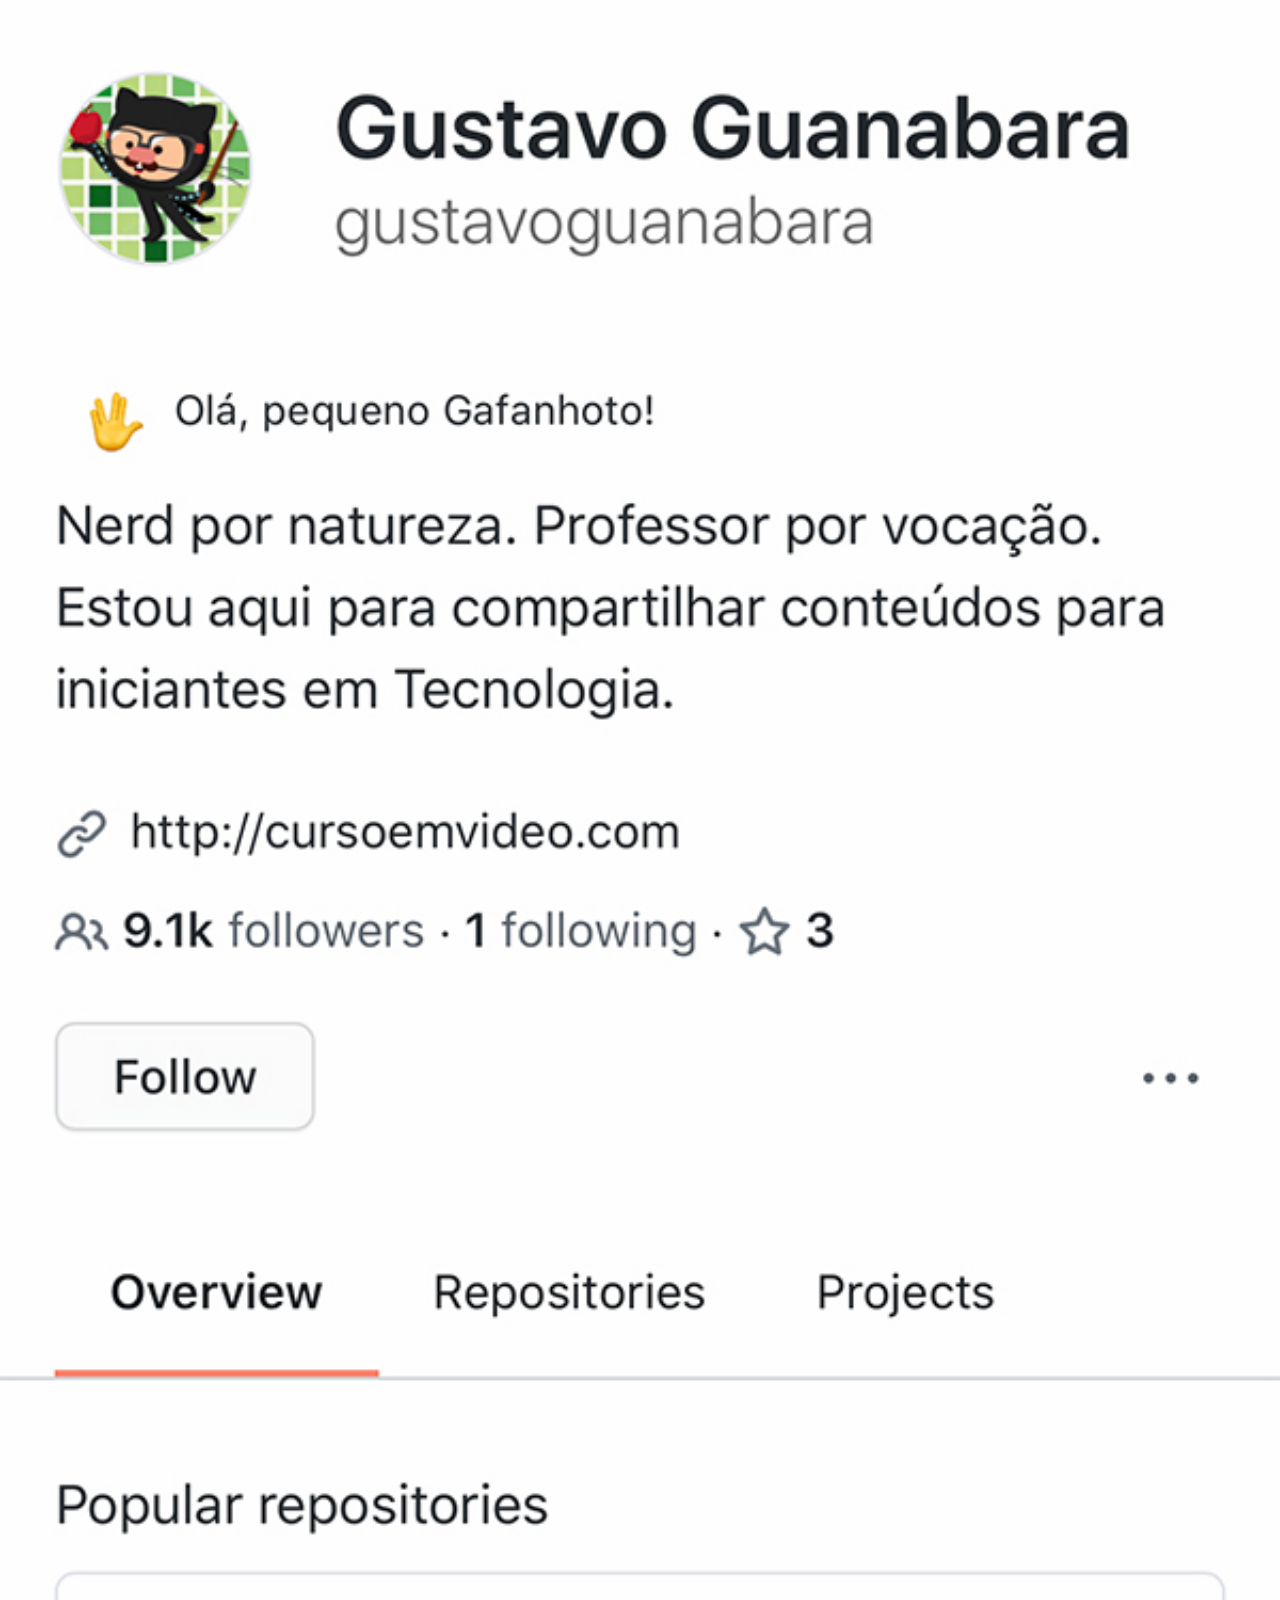
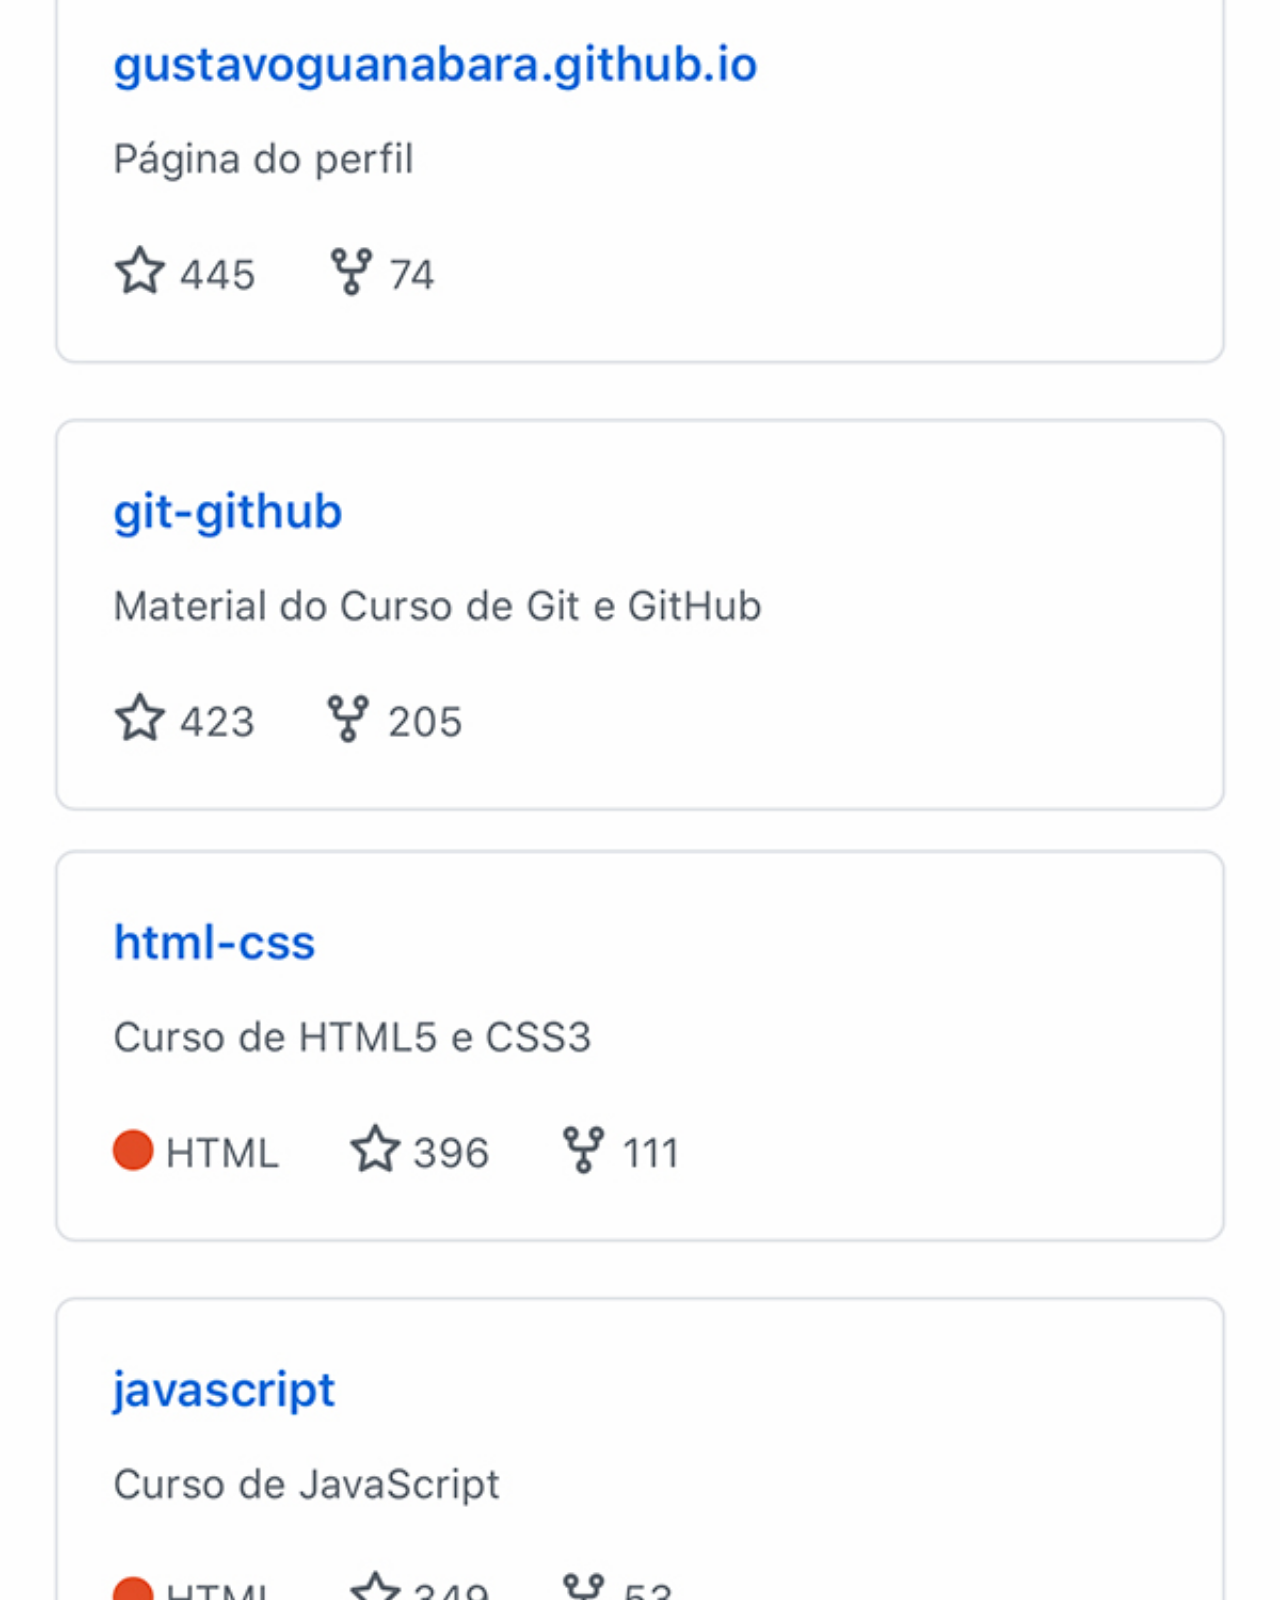
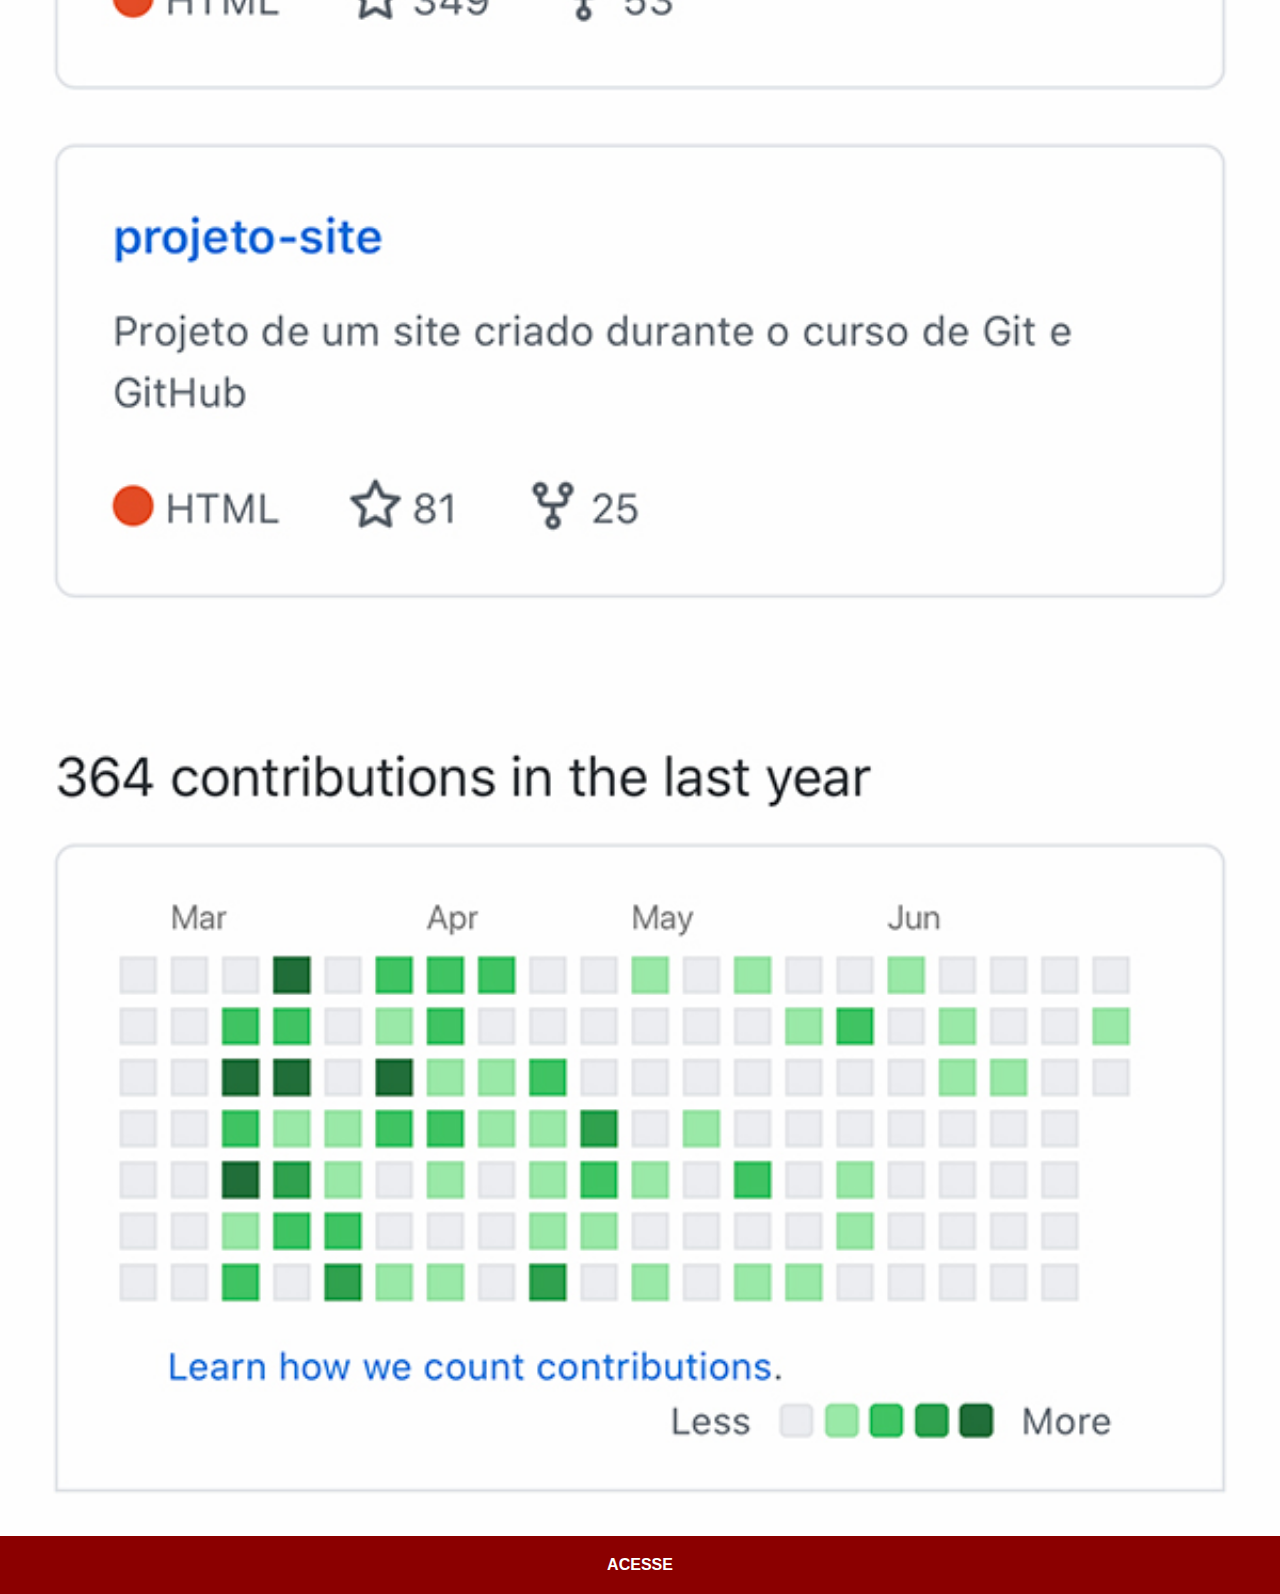
<file: projeto-redes-sociais/github.html>
<!DOCTYPE html>
<html lang="pt-BR">
<head>
    <meta charset="UTF-8">
    <meta http-equiv="X-UA-Compatible" content="IE=edge">
    <meta name="viewport" content="width=device-width, initial-scale=1.0">
    <title>Document</title>
    <link rel="stylesheet" href="./estilos/social.css">
</head>
<body>
    <img src="imagens/tela-github.jpg" alt="github">
    <a href="https://github.io/" target="_blank">ACESSE</a>
</body>
</html>
</file>
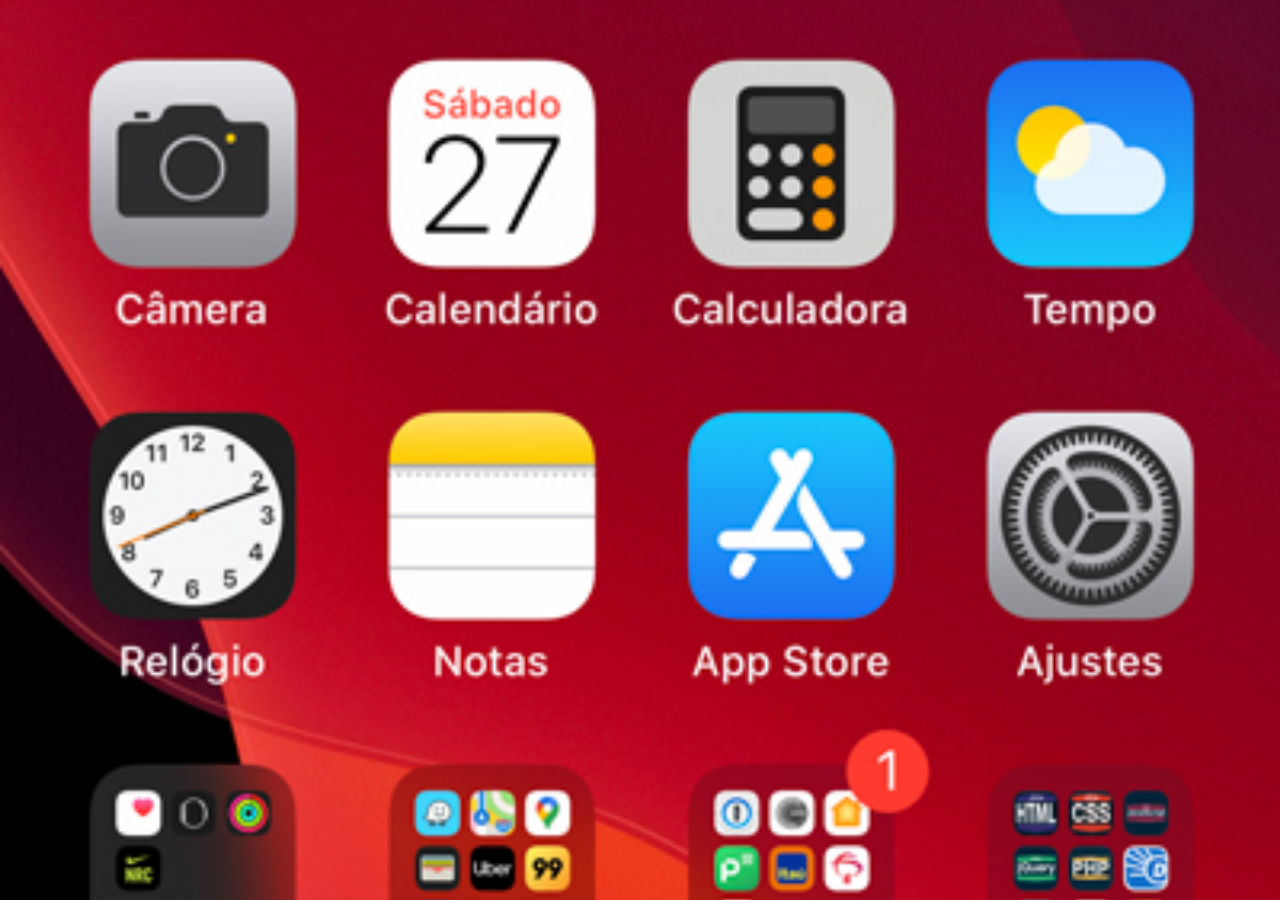
<file: projeto-redes-sociais/home.html>
<!DOCTYPE html>
<html lang="pt-BR">
<head>
    <meta charset="UTF-8">
    <meta http-equiv="X-UA-Compatible" content="IE=edge">
    <meta name="viewport" content="width=device-width, initial-scale=1.0">
    <style>
        *{
            margin: 0px;
            padding: 0px;
        }
        body{
            width: 100vw;
            height: 100vh;
            background: black url(imagens/tela-home.jpg) no-repeat top center;
            background-size: cover;
        }



    </style>
    <title>home</title>
</head>
<body>
    
</body>
</html>
</file>
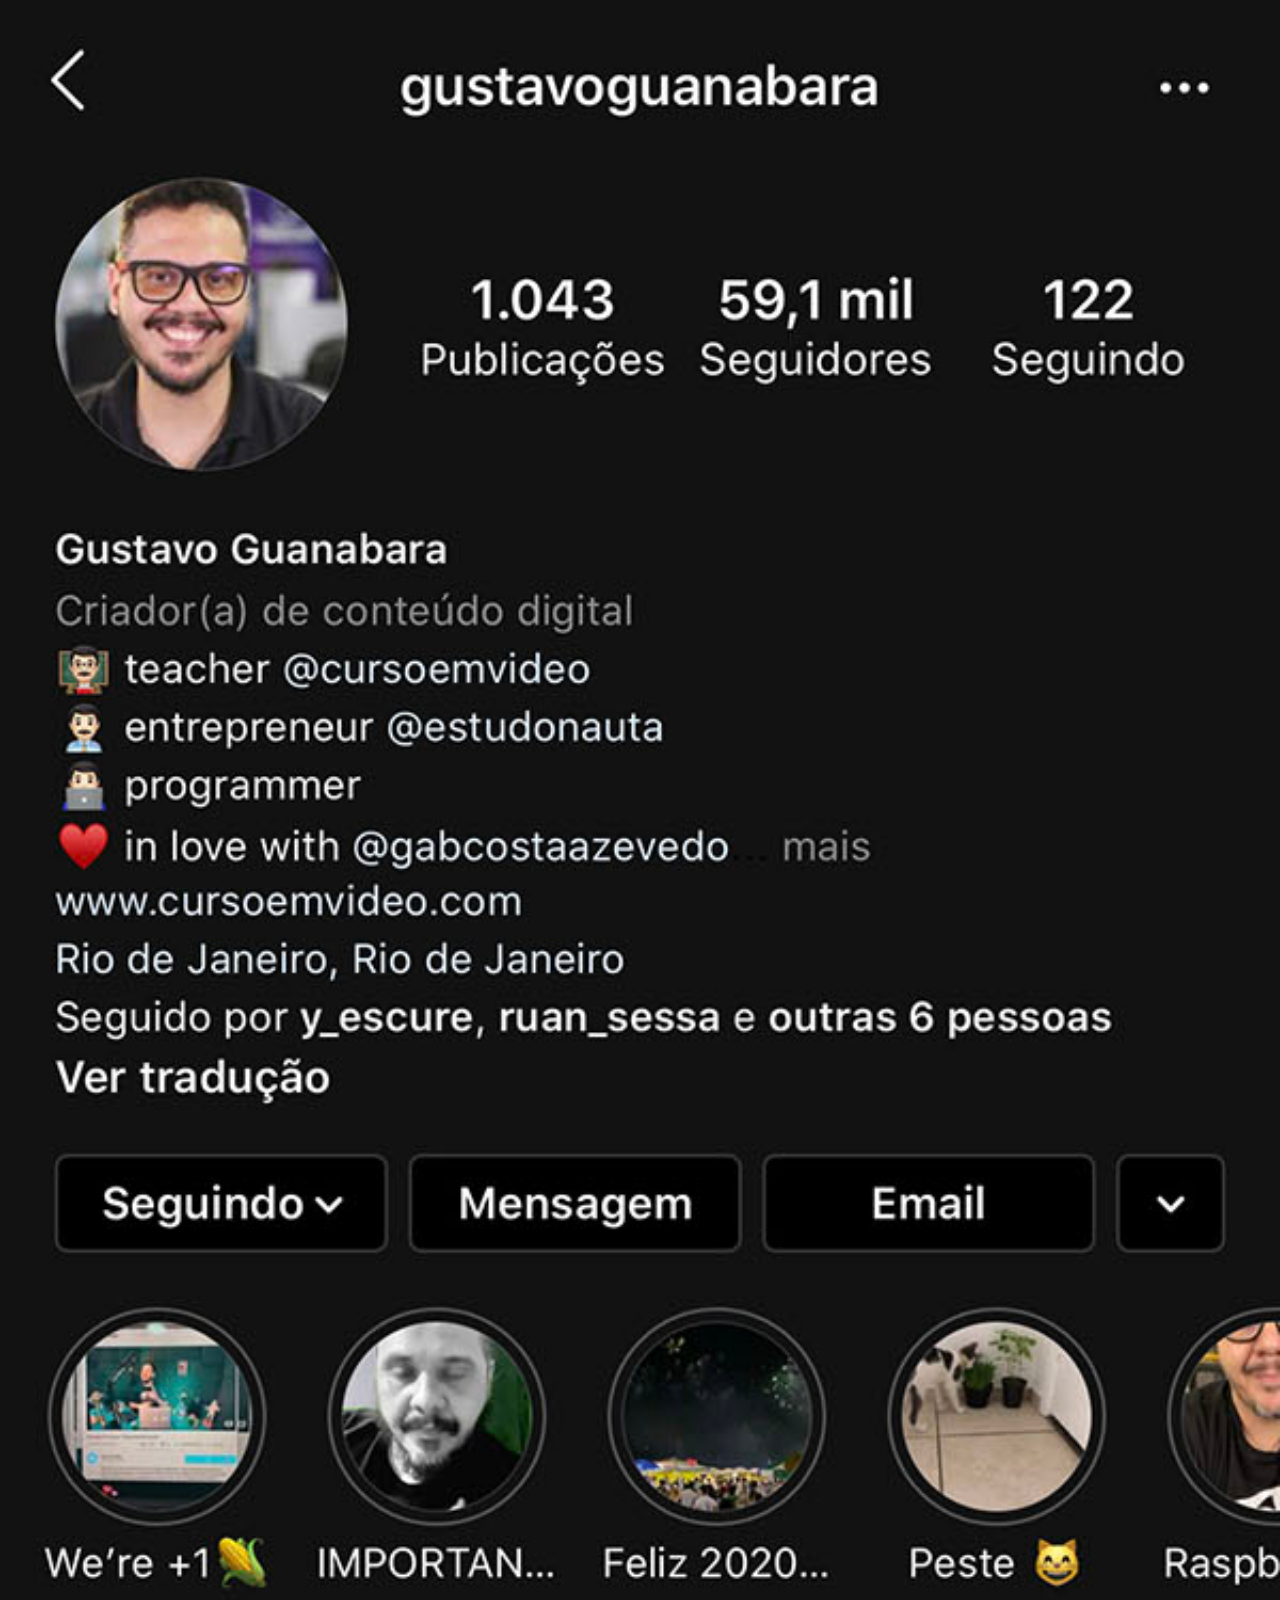
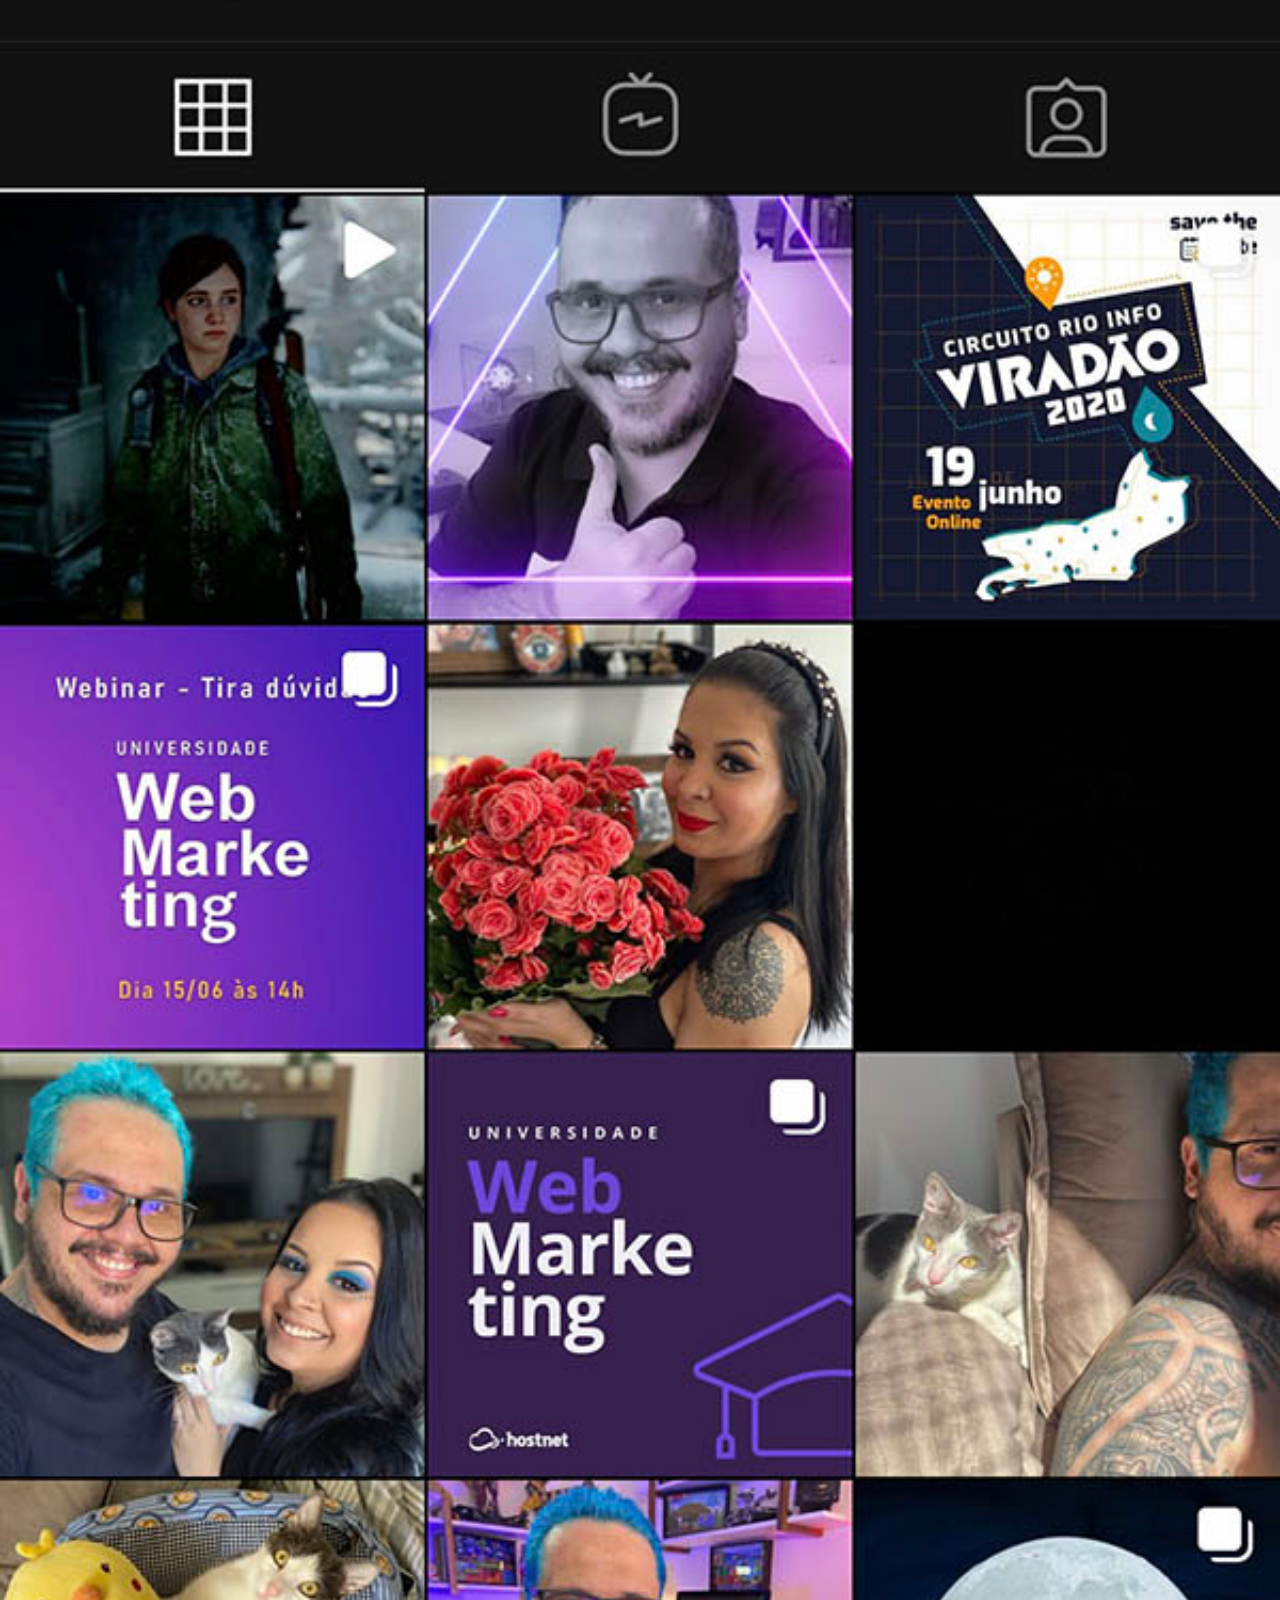
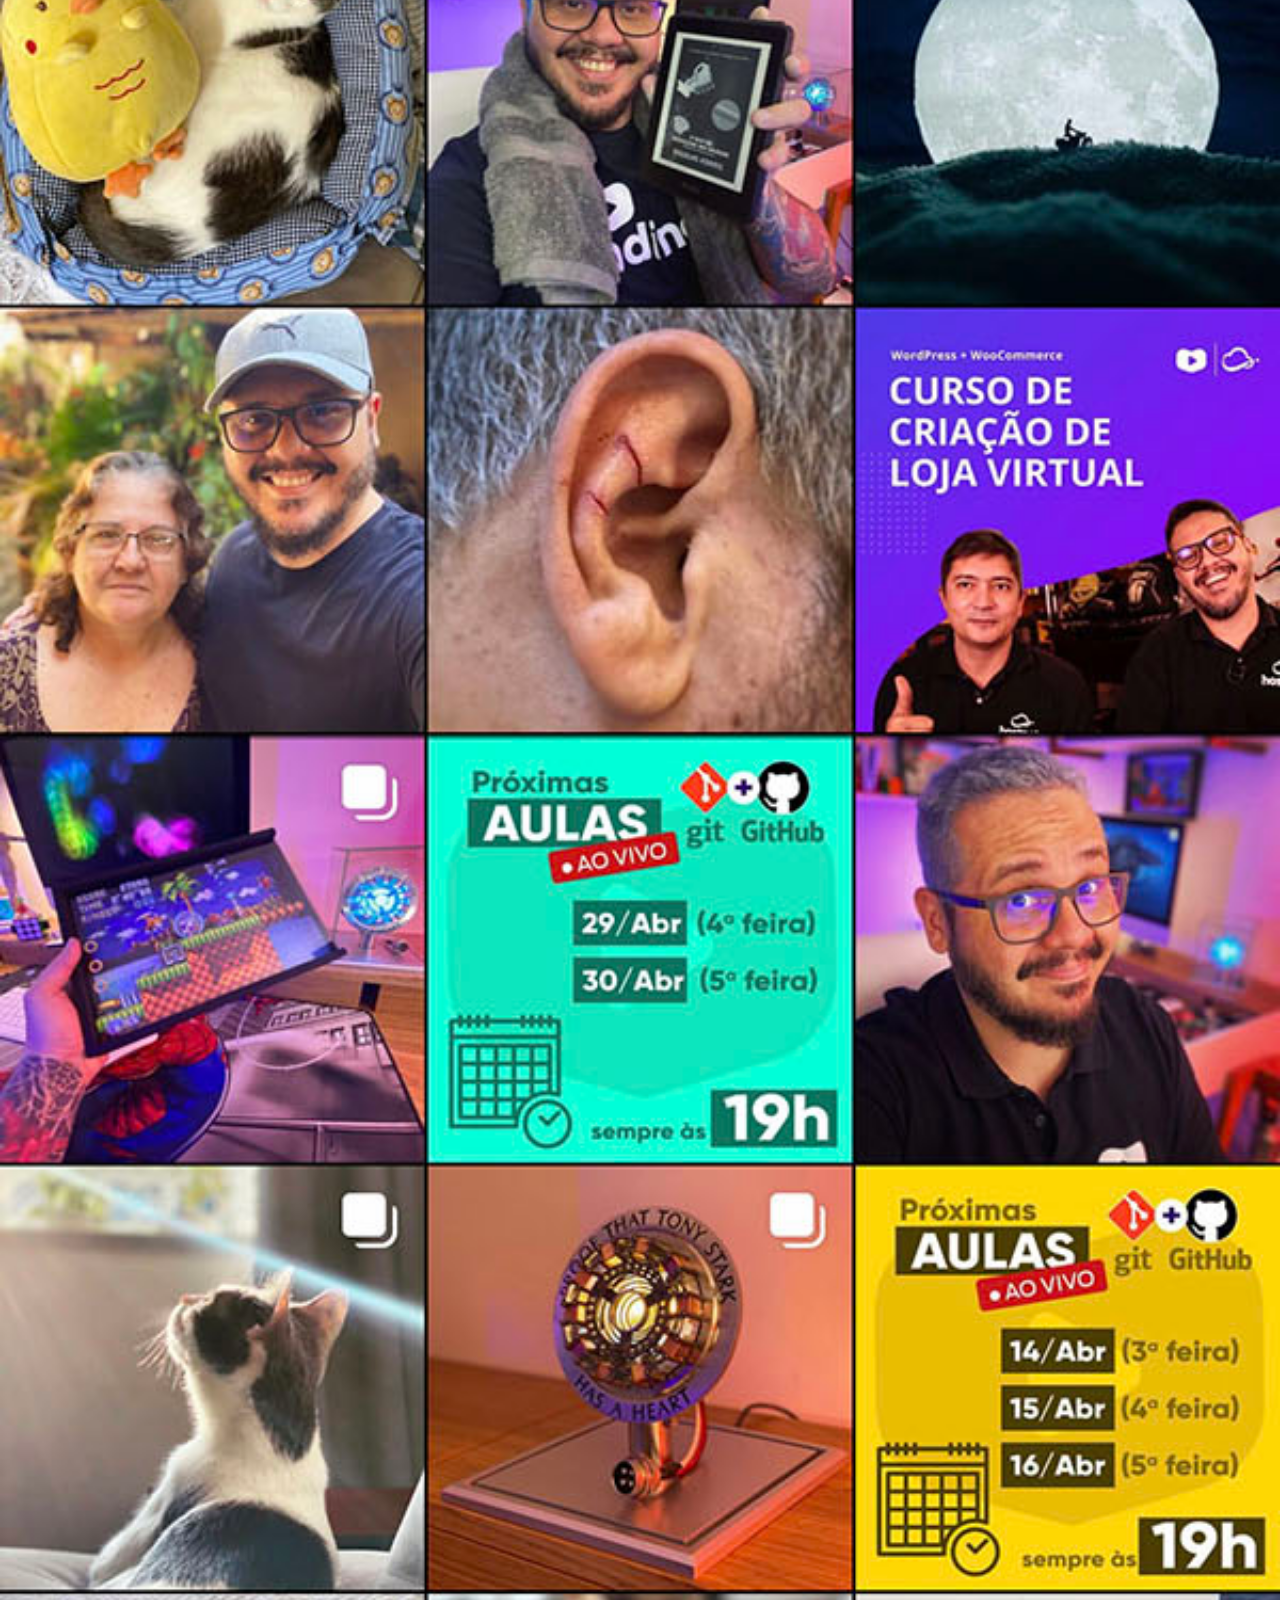
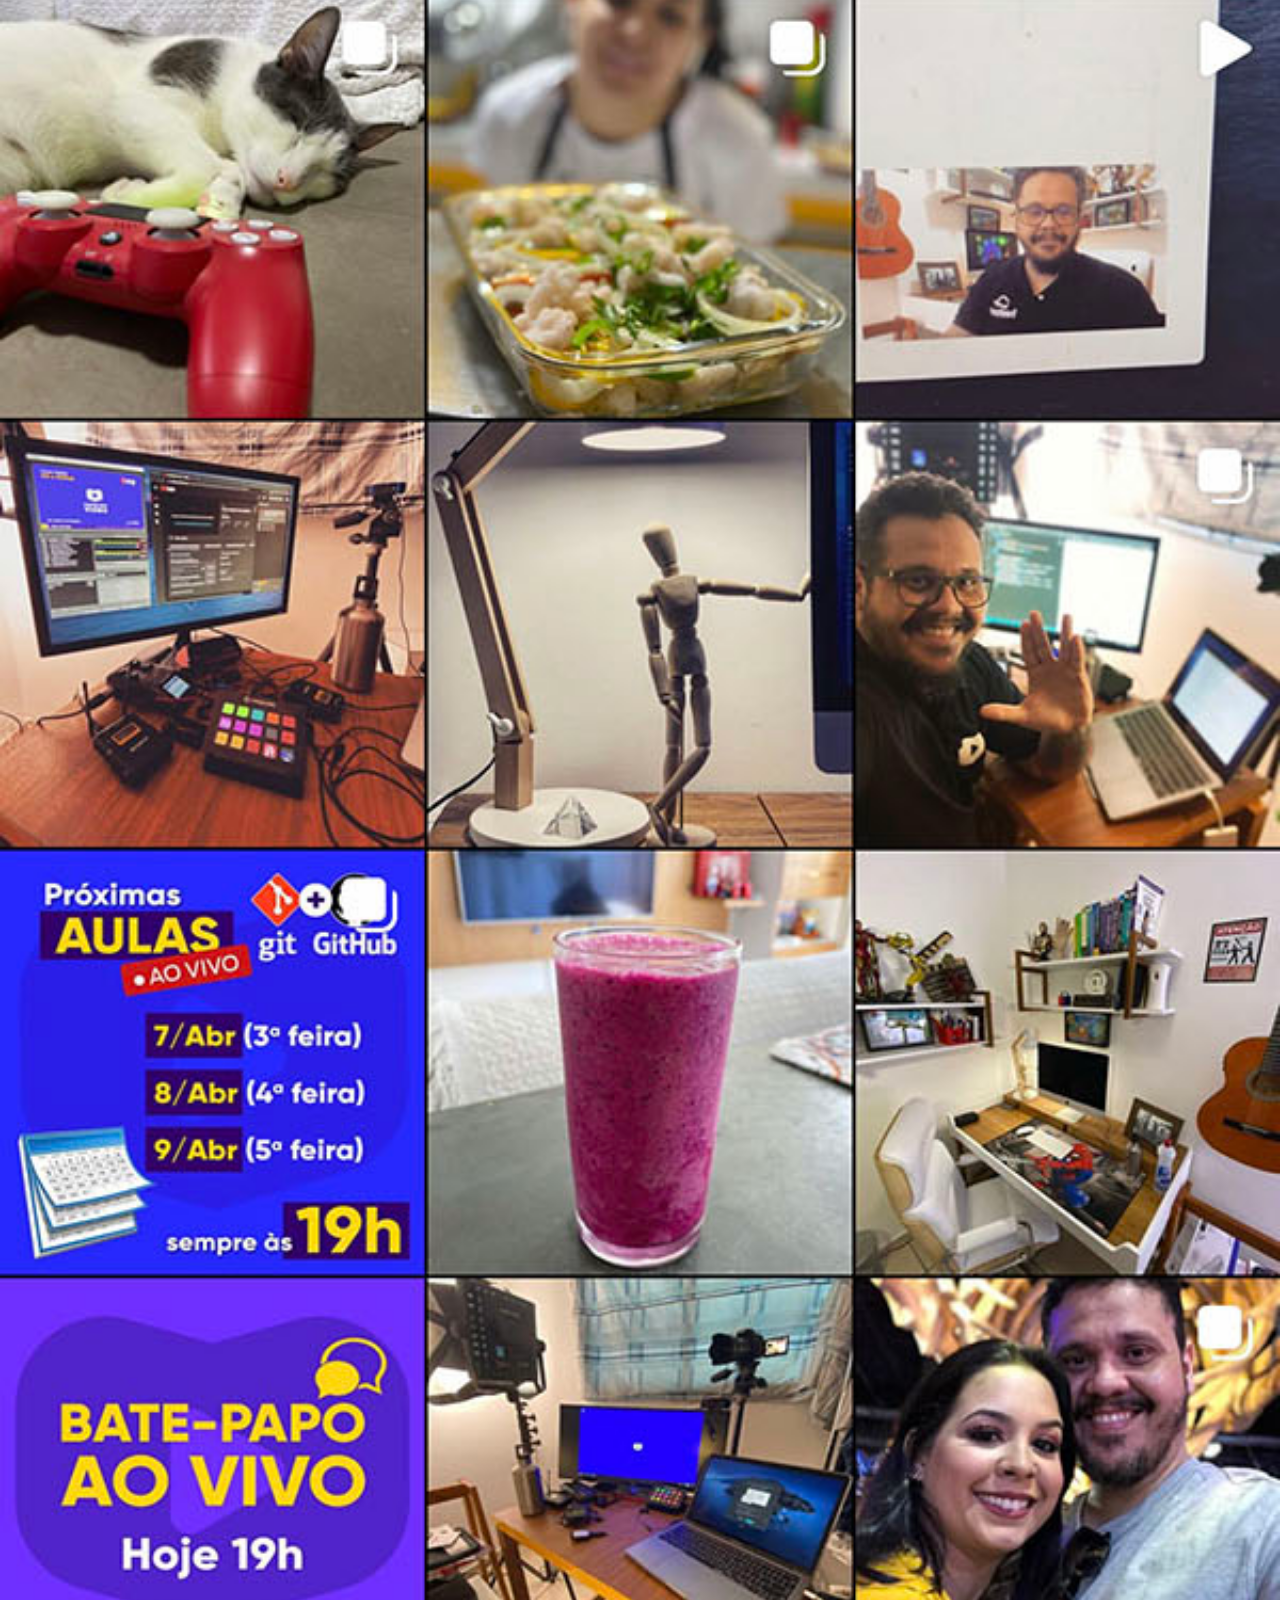
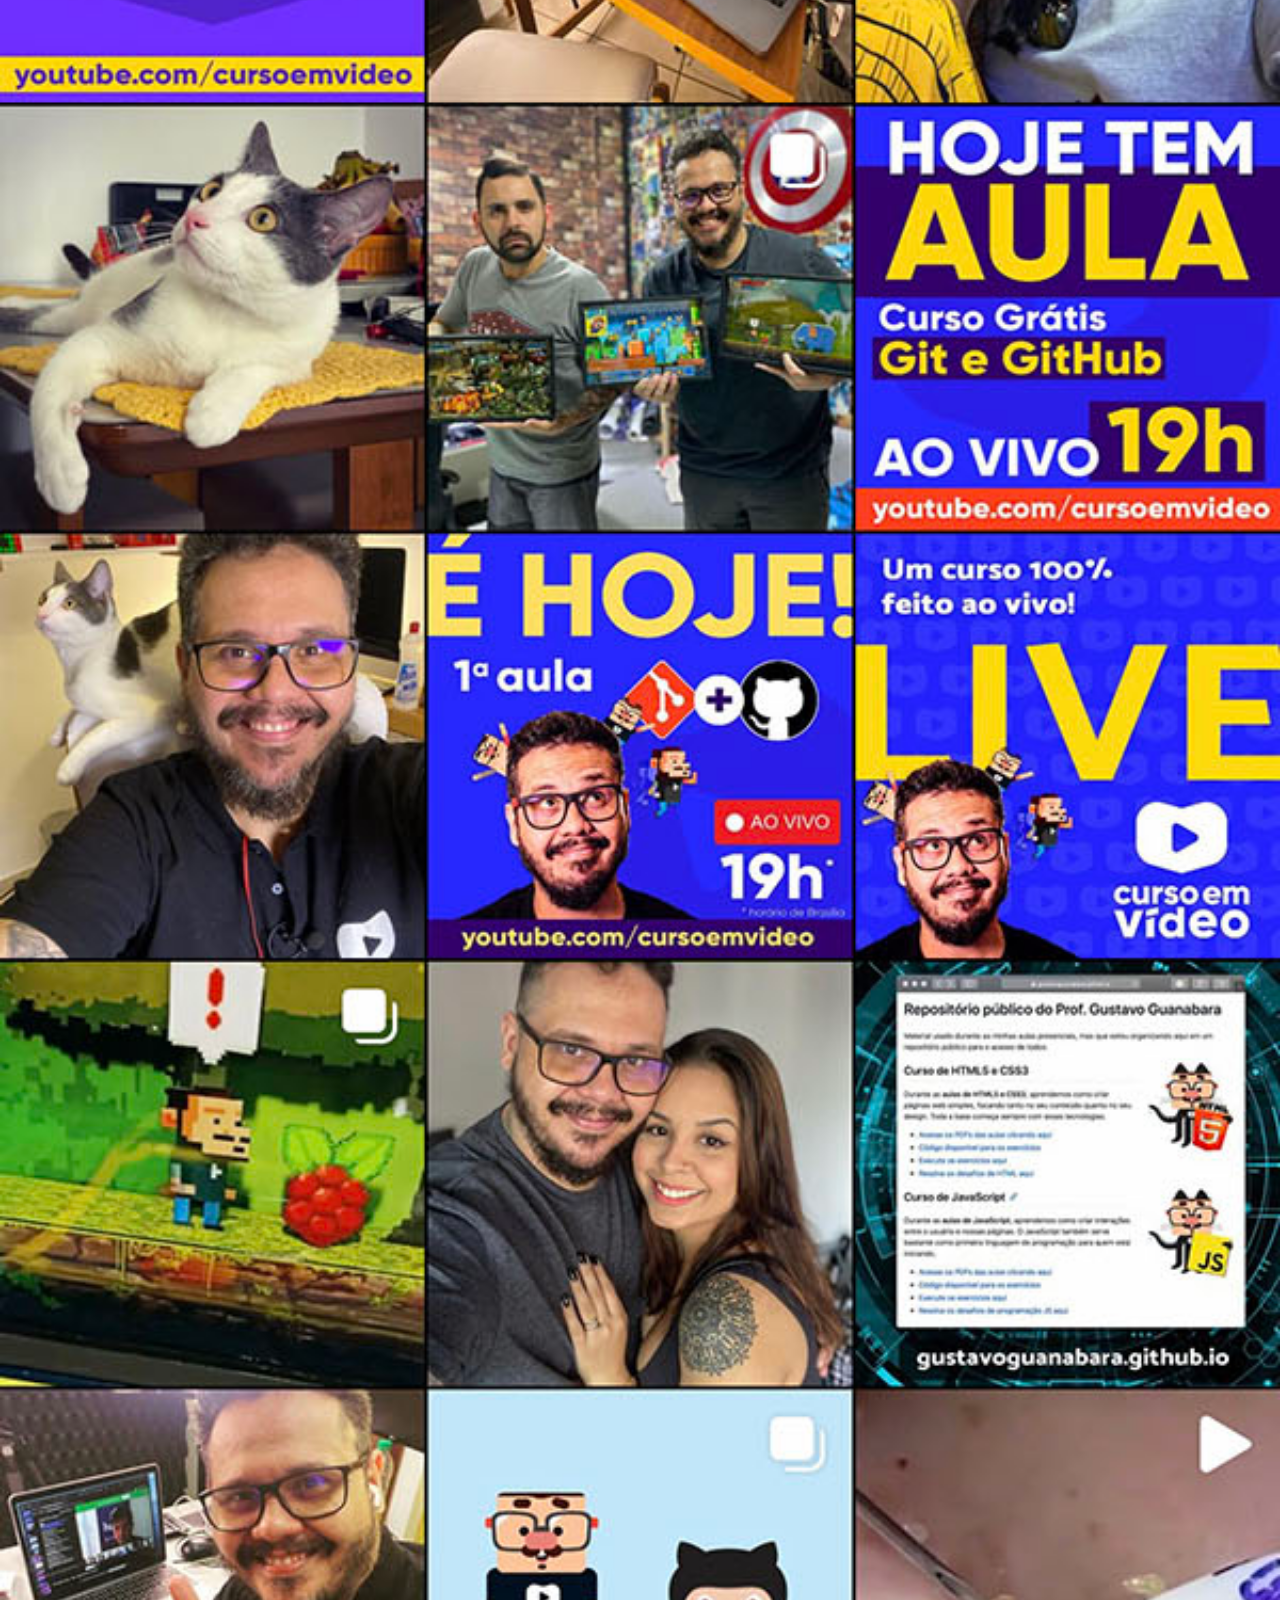
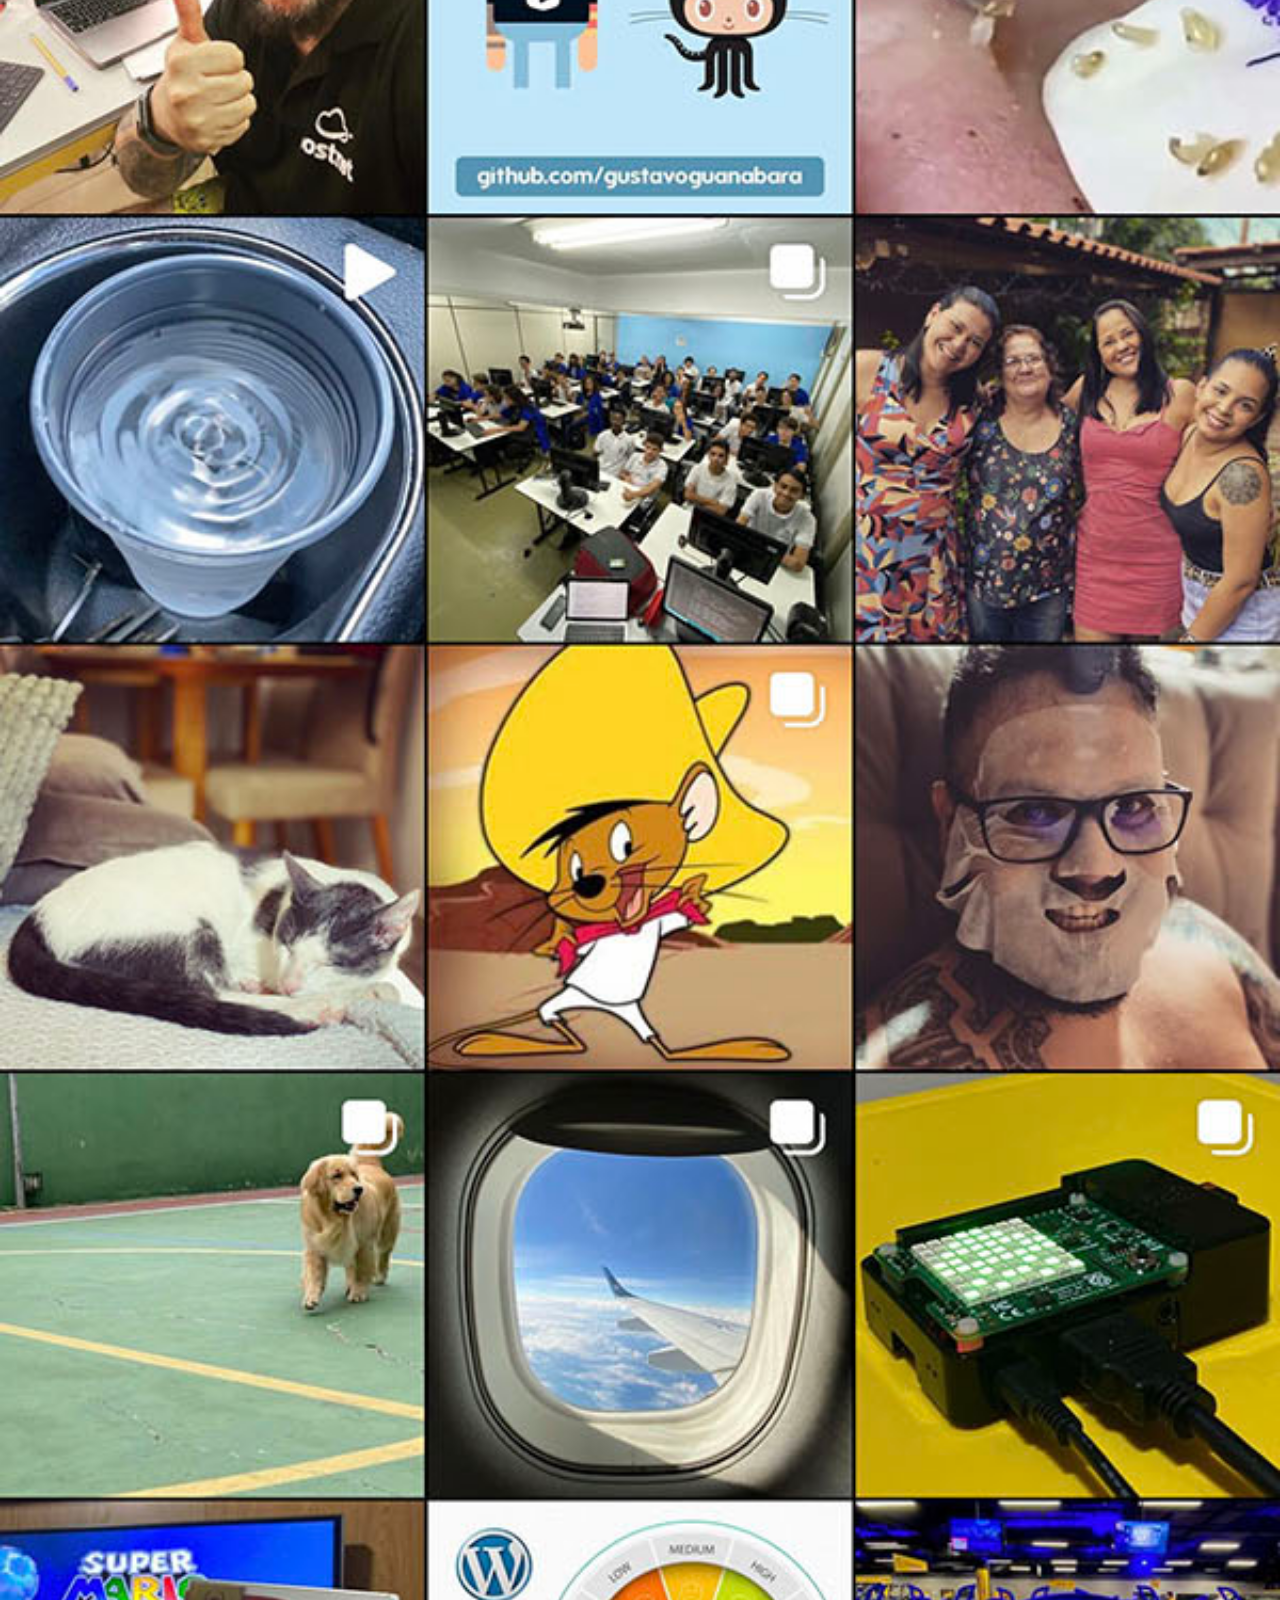
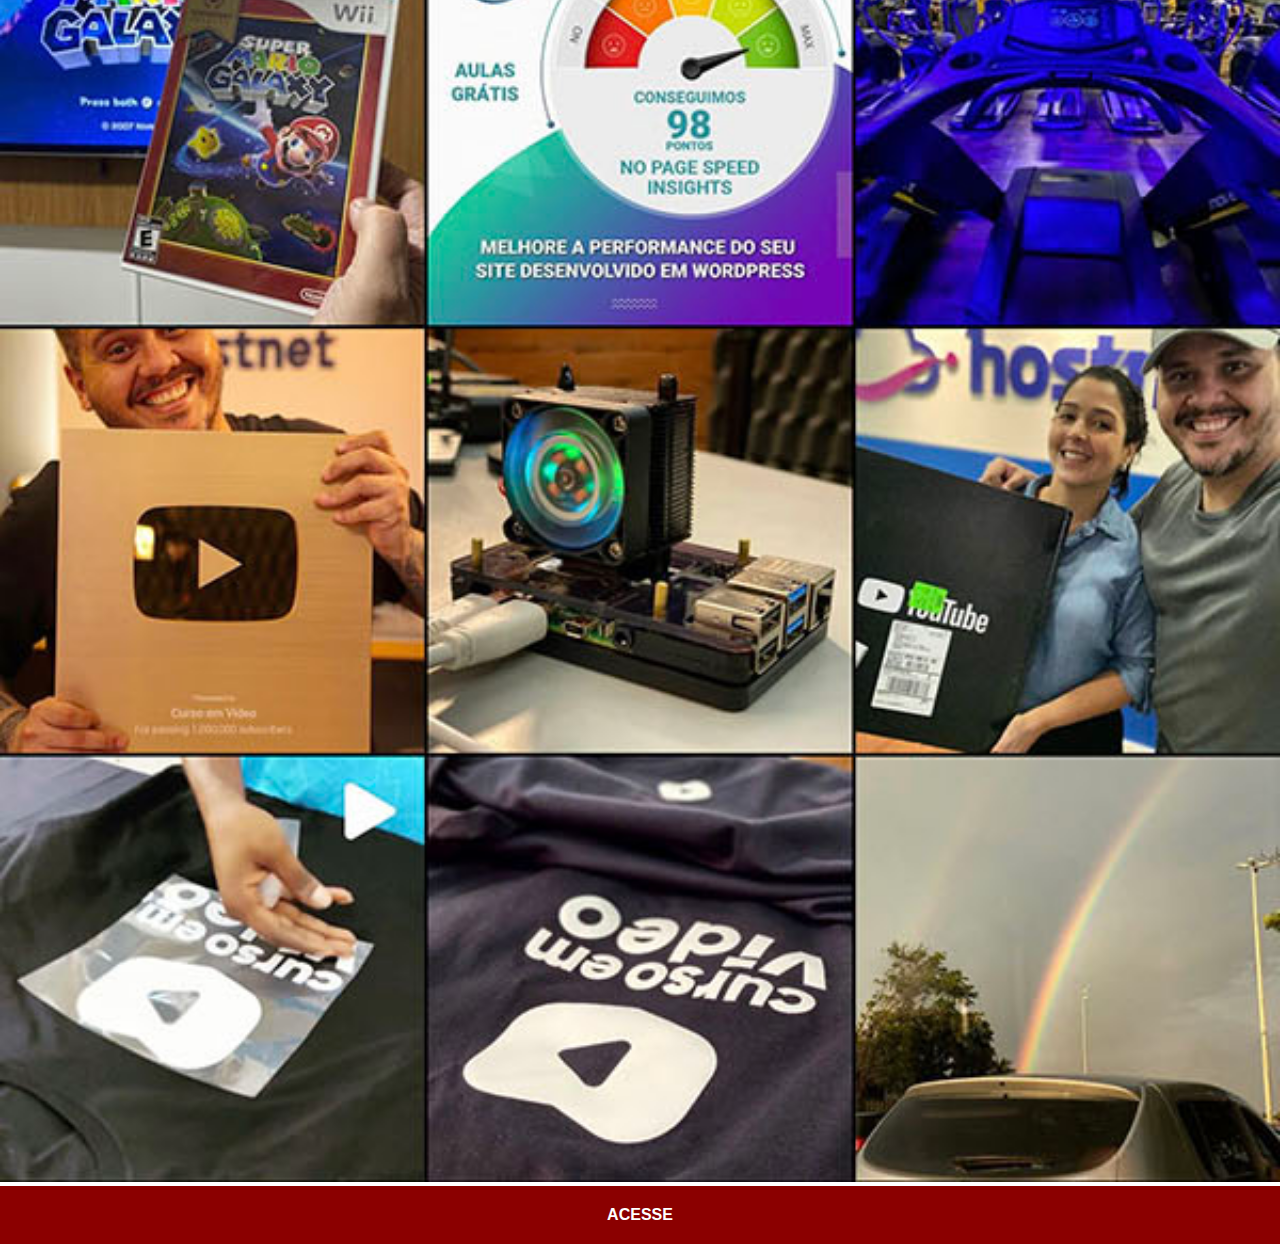
<file: projeto-redes-sociais/insta.html>
<!DOCTYPE html>
<html lang="pt-BR">
<head>
    <meta charset="UTF-8">
    <meta http-equiv="X-UA-Compatible" content="IE=edge">
    <meta name="viewport" content="width=device-width, initial-scale=1.0">
    <title>Document</title>
    <link rel="stylesheet" href="./estilos/social.css">
</head>
<body>
    <img src="imagens/tela-instagram.jpg" alt="instagram">
    <a href="https://instagram.com/" target="_blank">ACESSE</a>
</body>
</html>
</file>
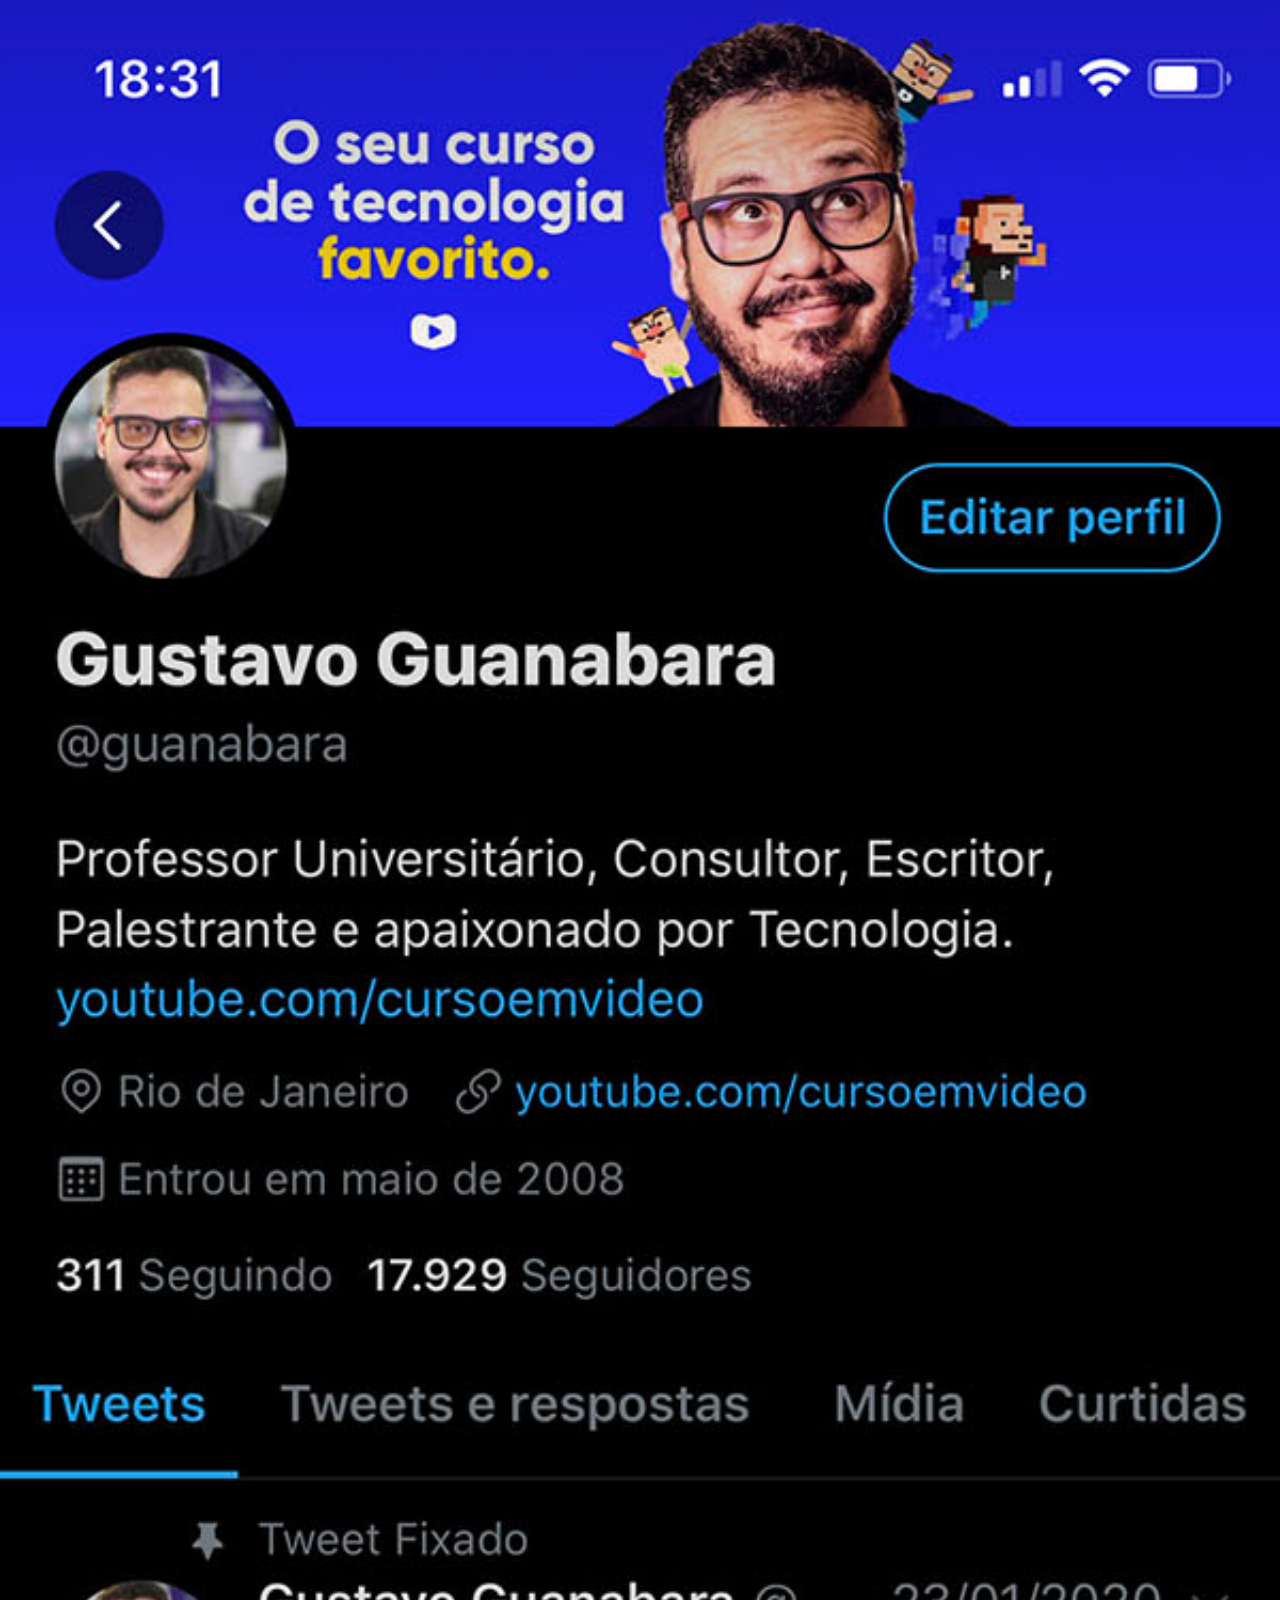
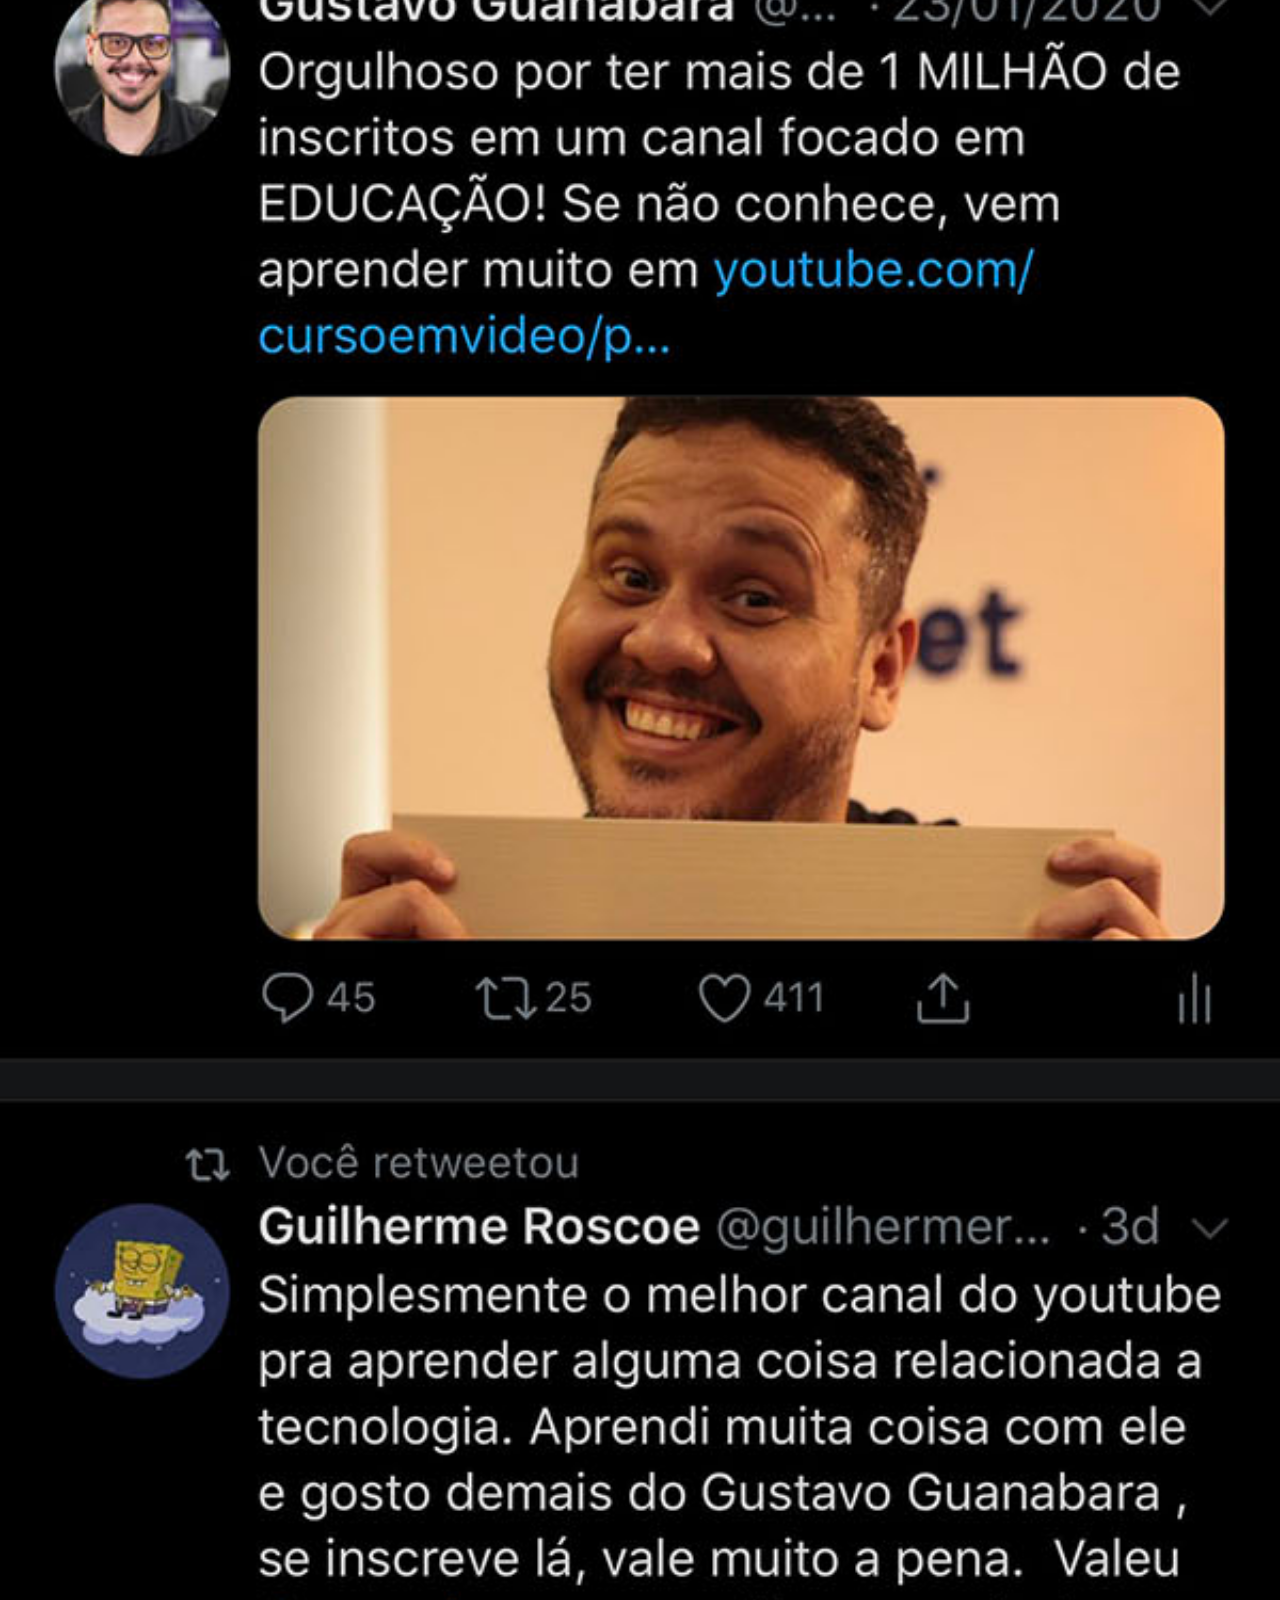
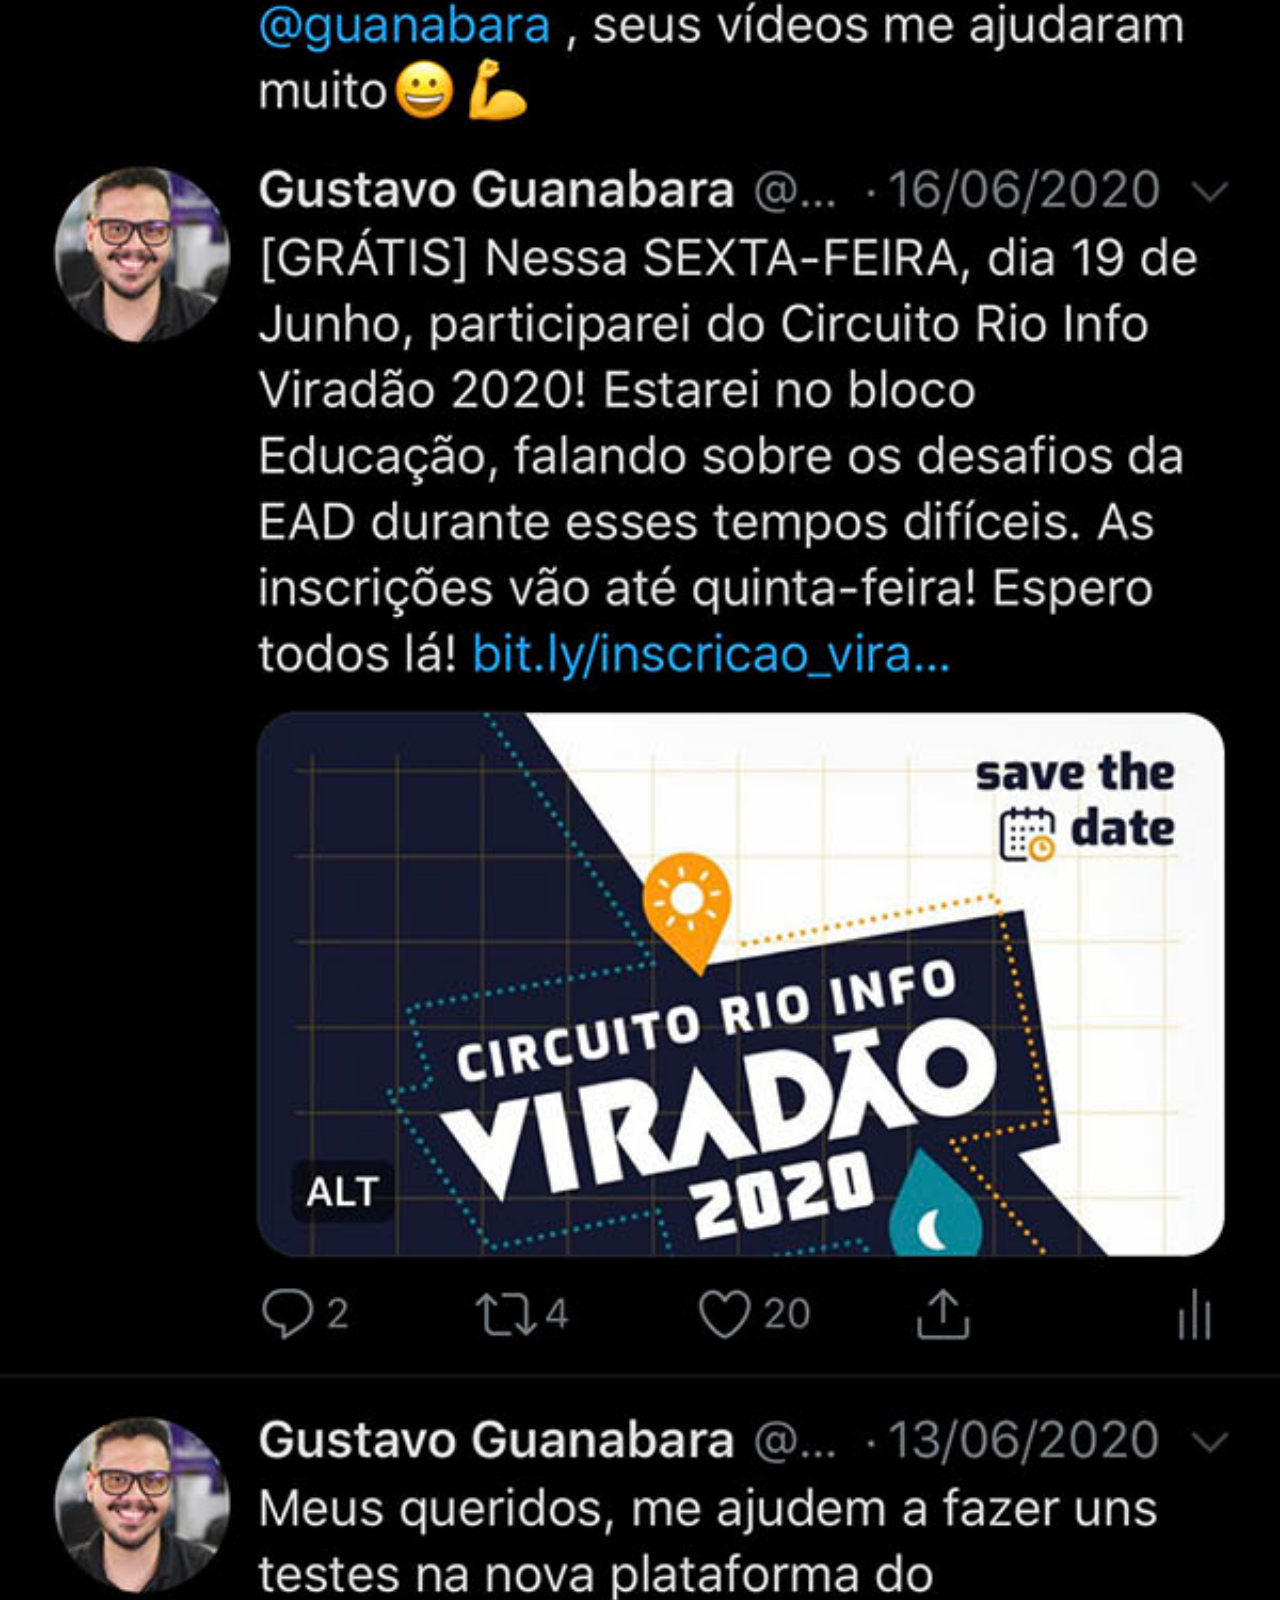
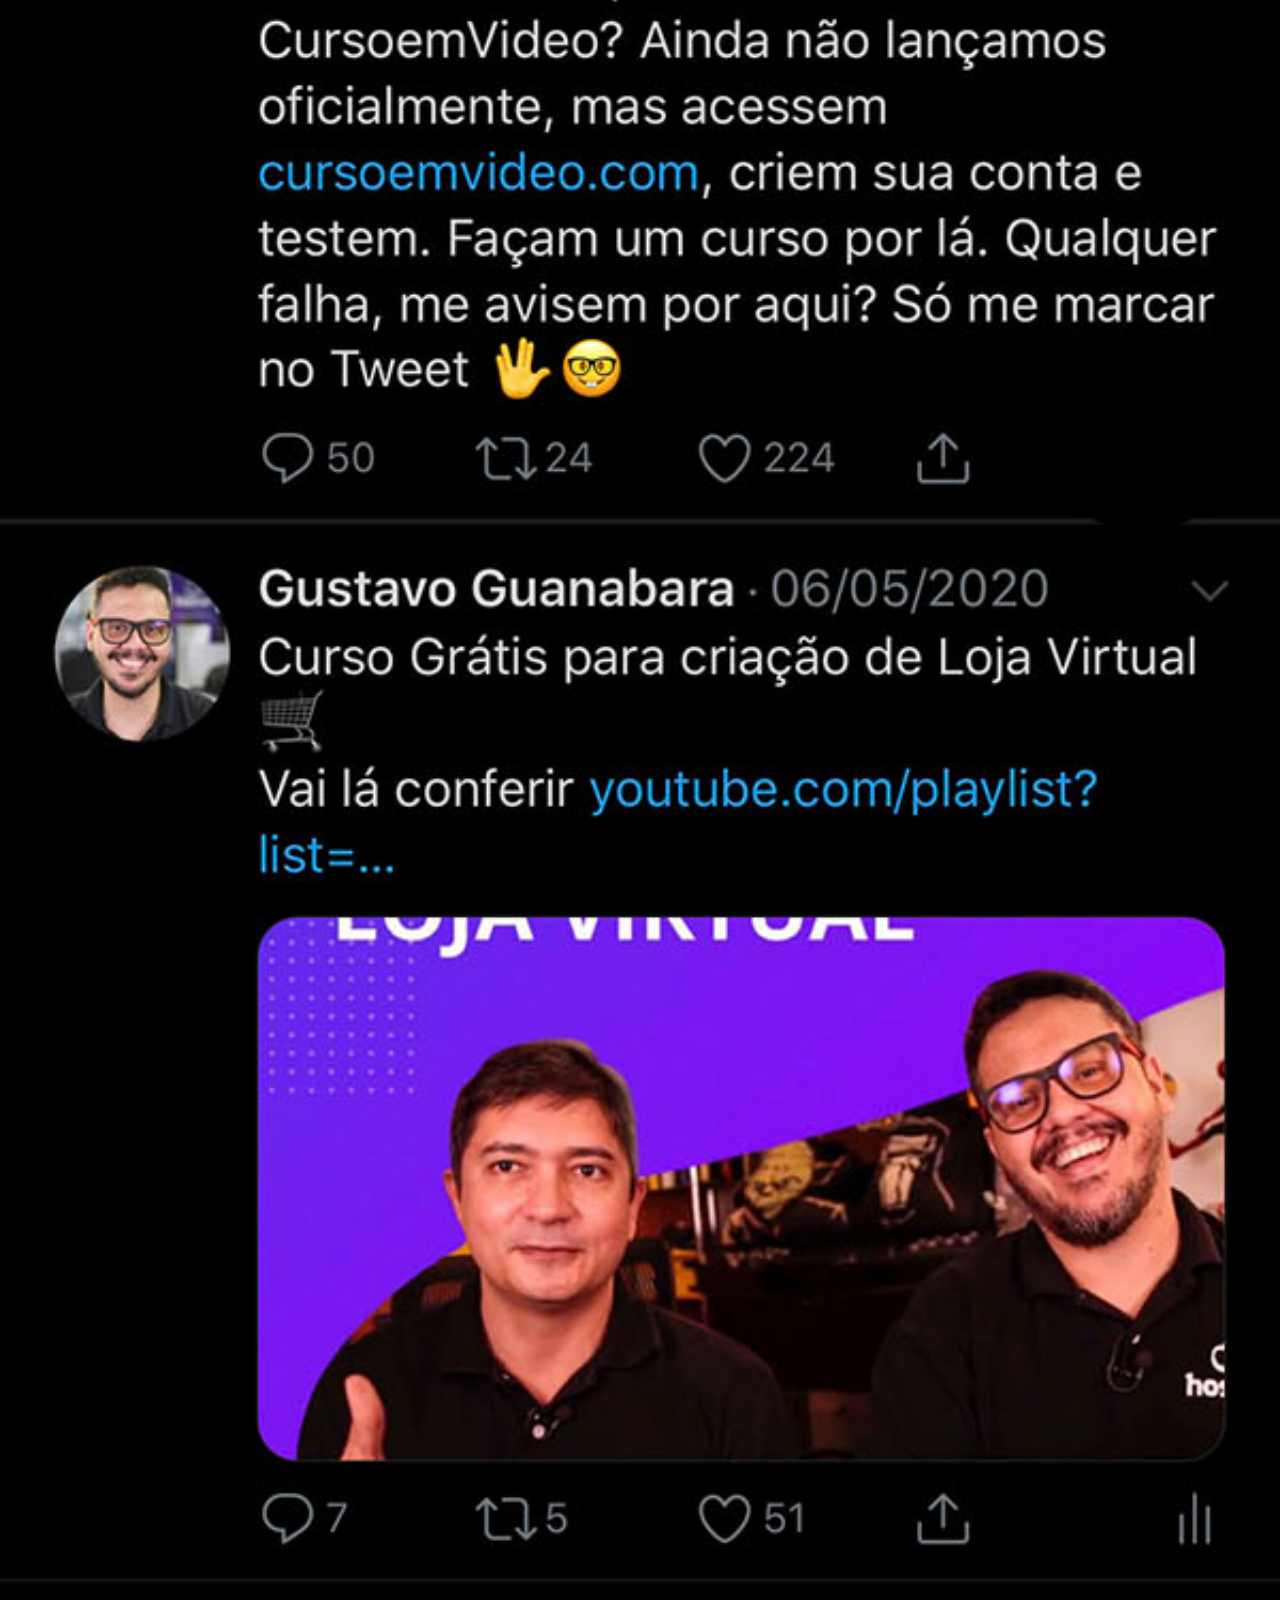
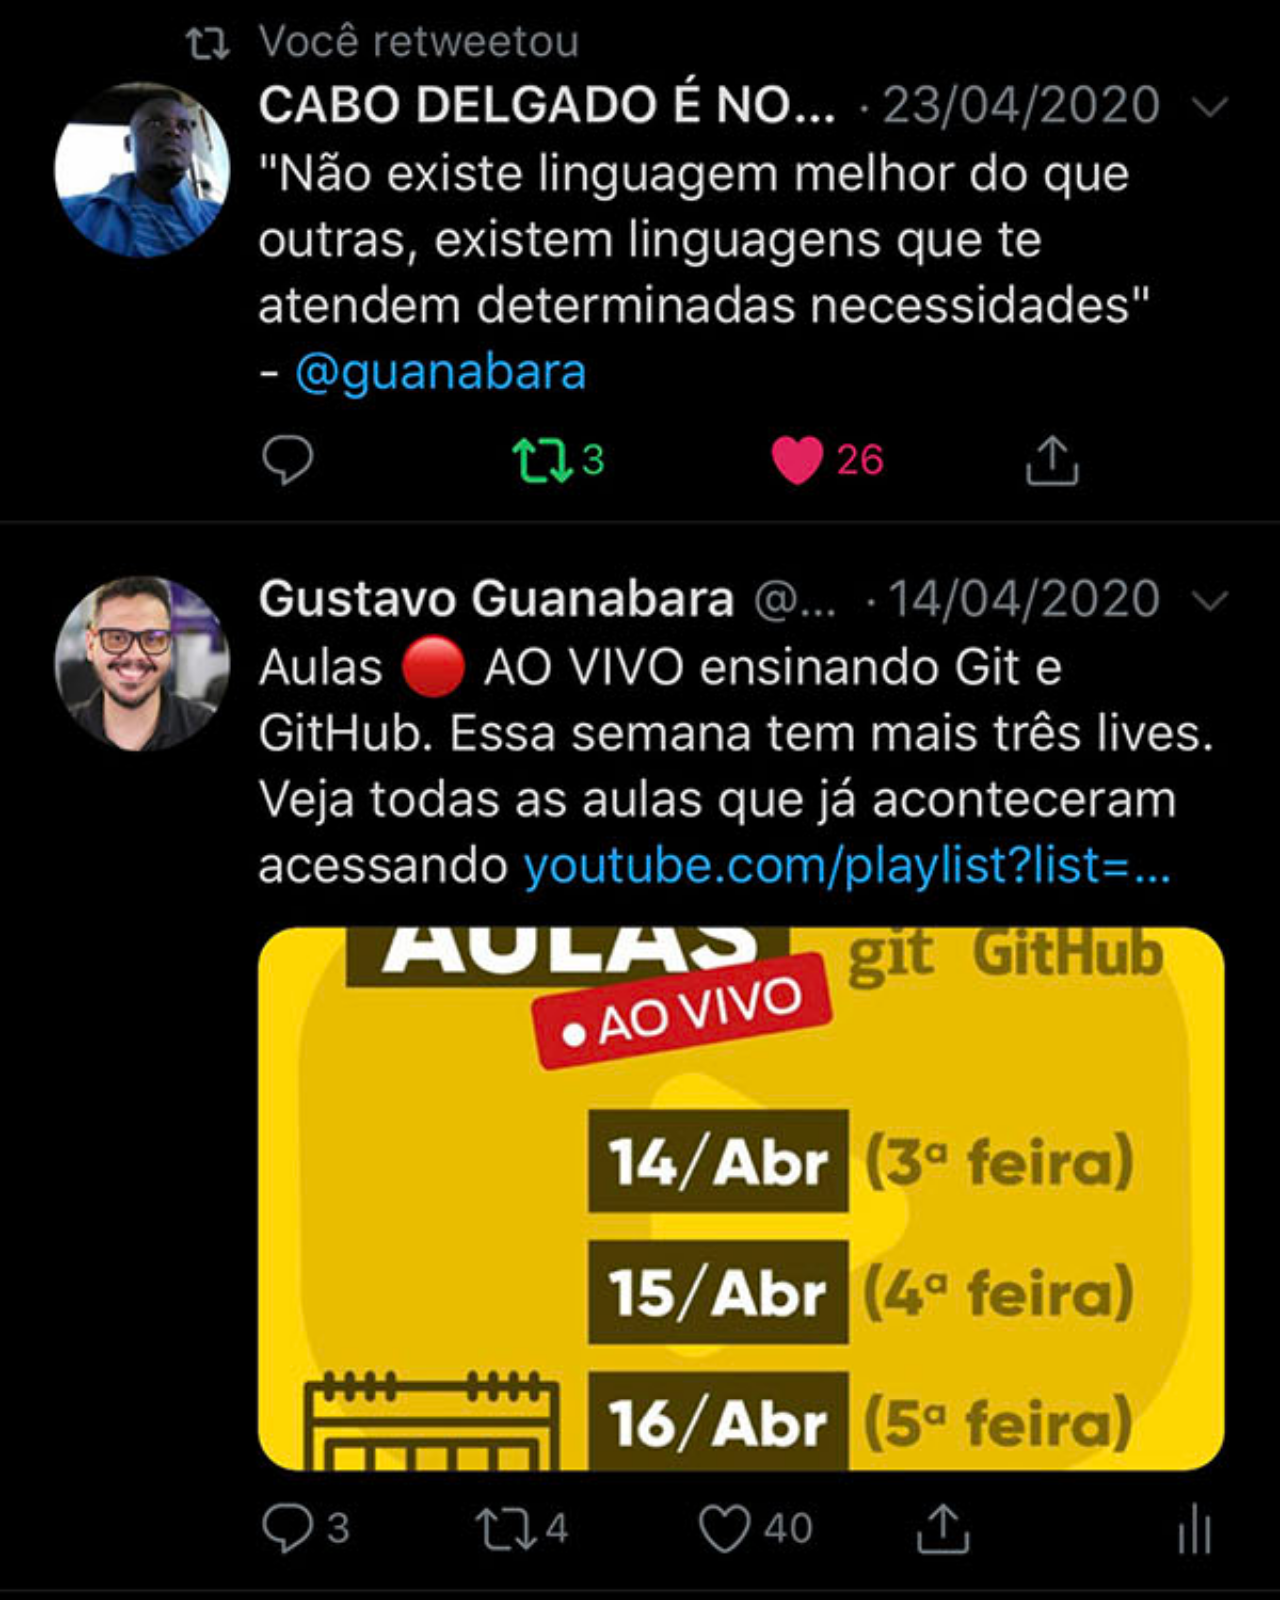
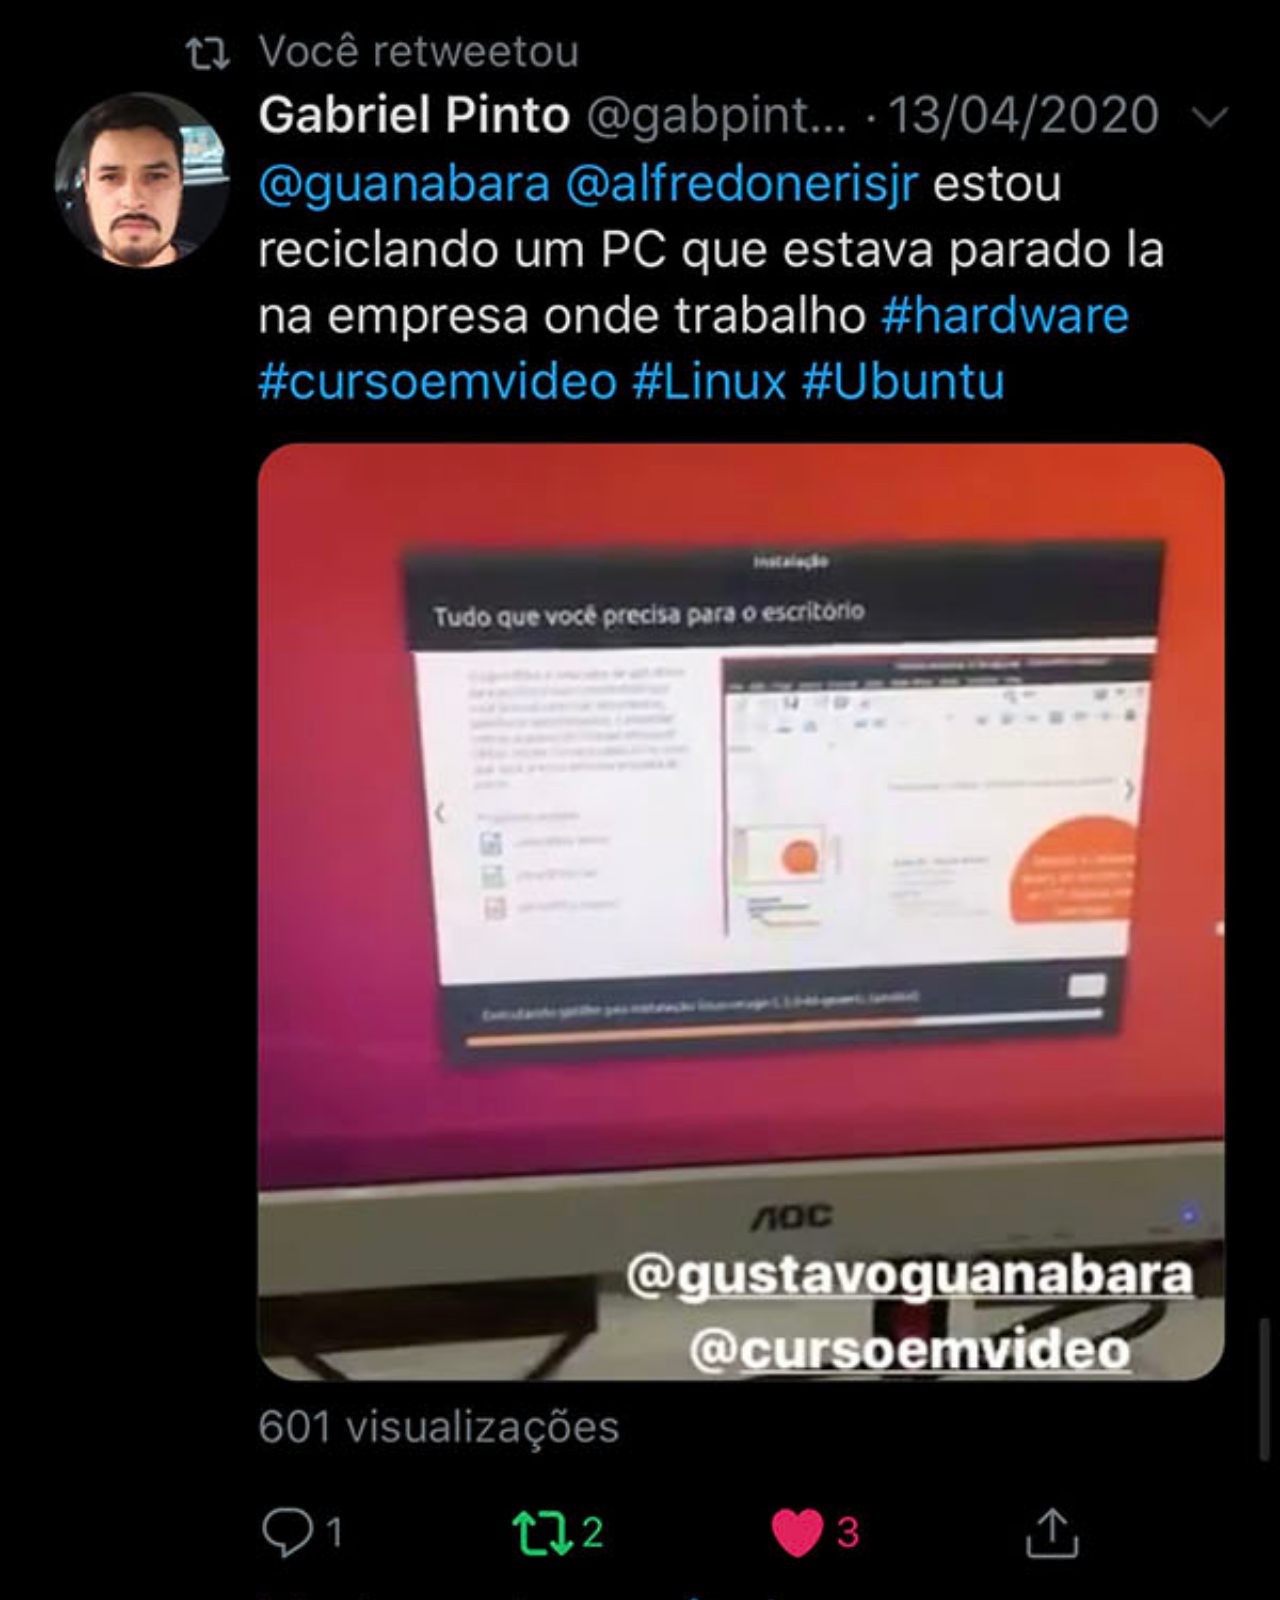
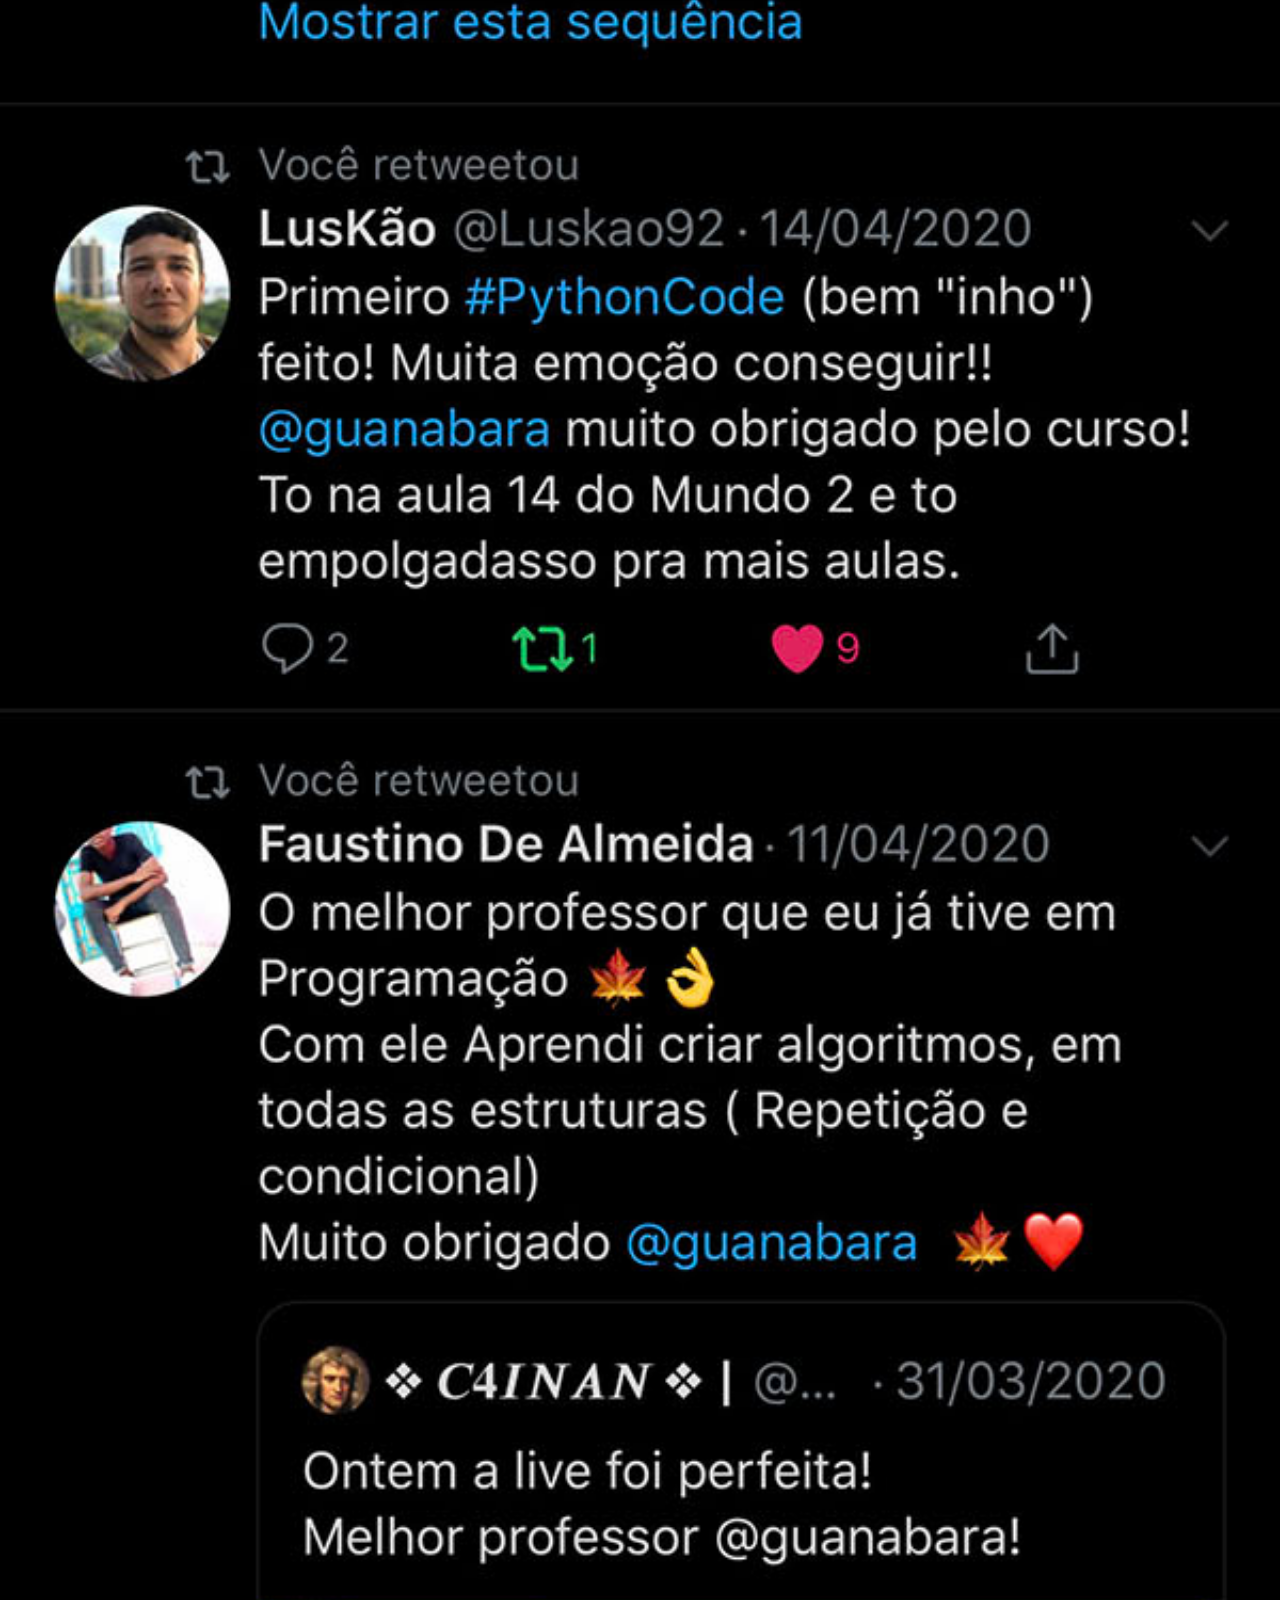
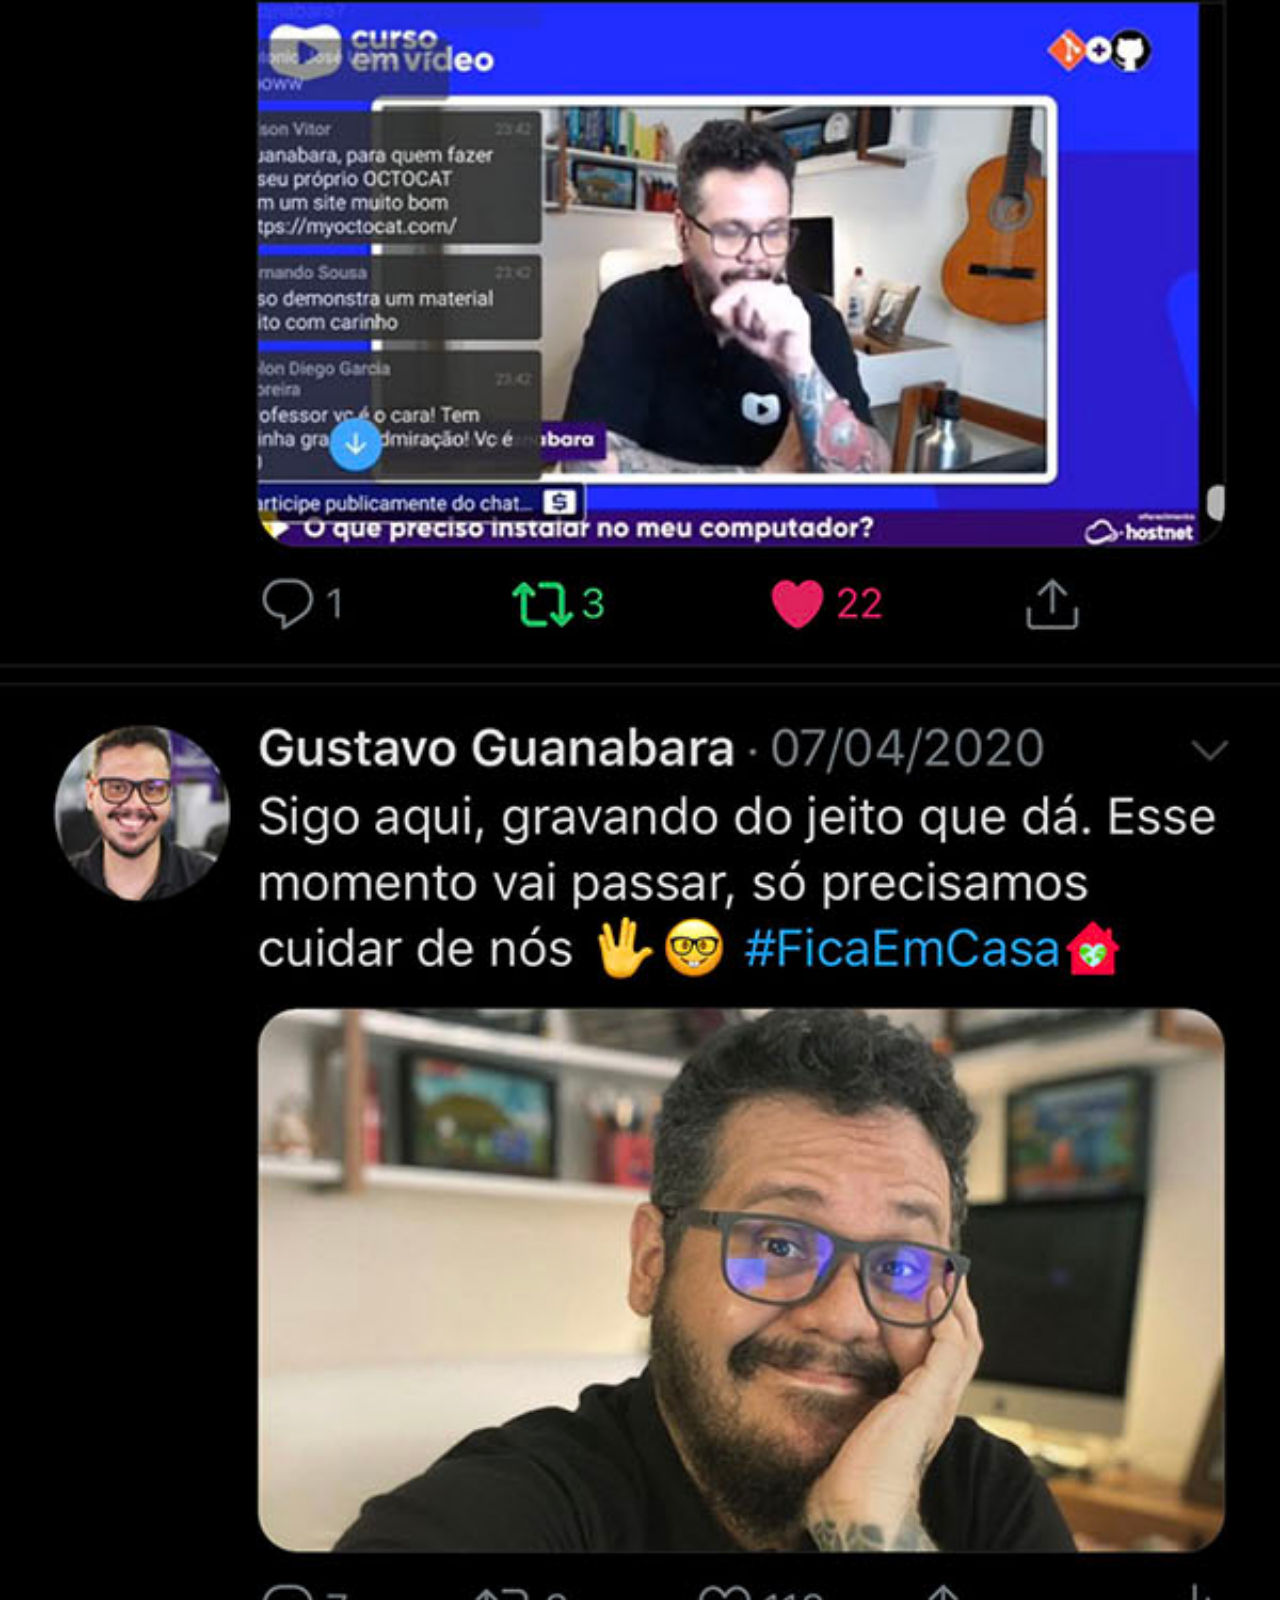
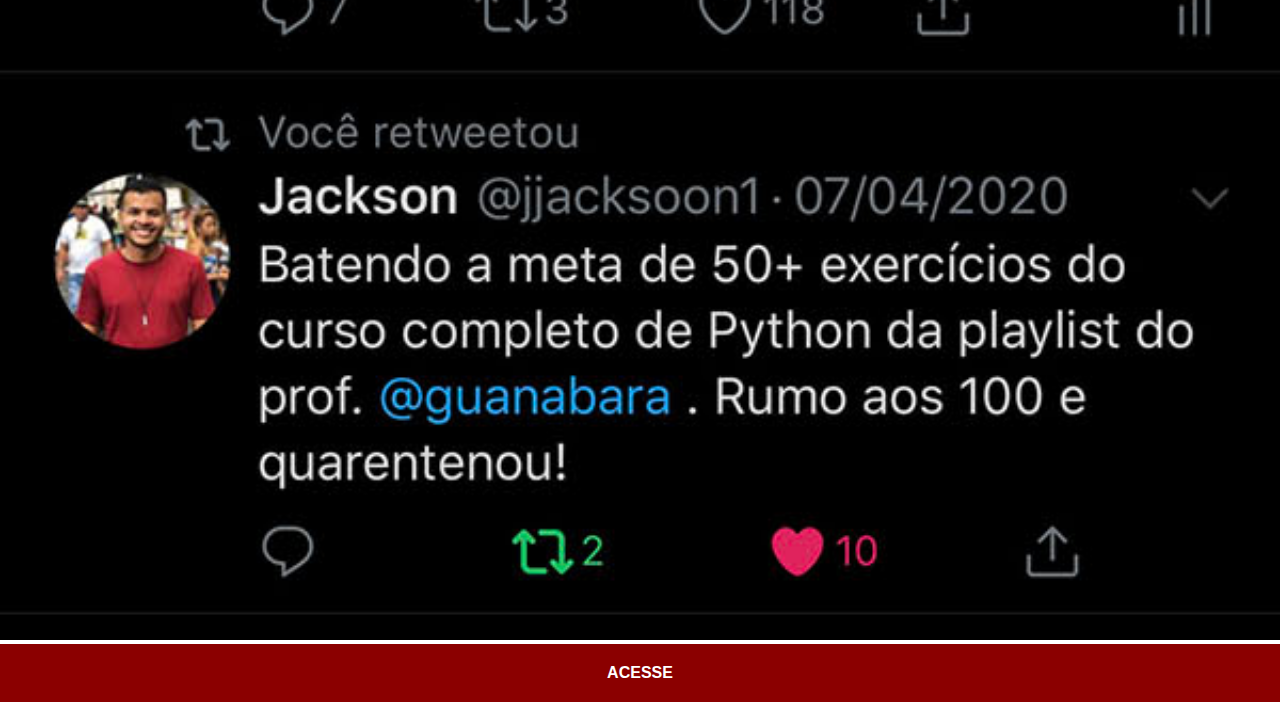
<file: projeto-redes-sociais/twitter.html>
<!DOCTYPE html>
<html lang="pt-BR">
<head>
    <meta charset="UTF-8">
    <meta http-equiv="X-UA-Compatible" content="IE=edge">
    <meta name="viewport" content="width=device-width, initial-scale=1.0">
    <title>Document</title>
    <link rel="stylesheet" href="./estilos/social.css">
</head>
<body>
    <img src="imagens/tela-twitter.jpg" alt="twitter">
    <a href="https://twitter.com/" target="_blank">ACESSE</a>
</body>
</html>
</file>
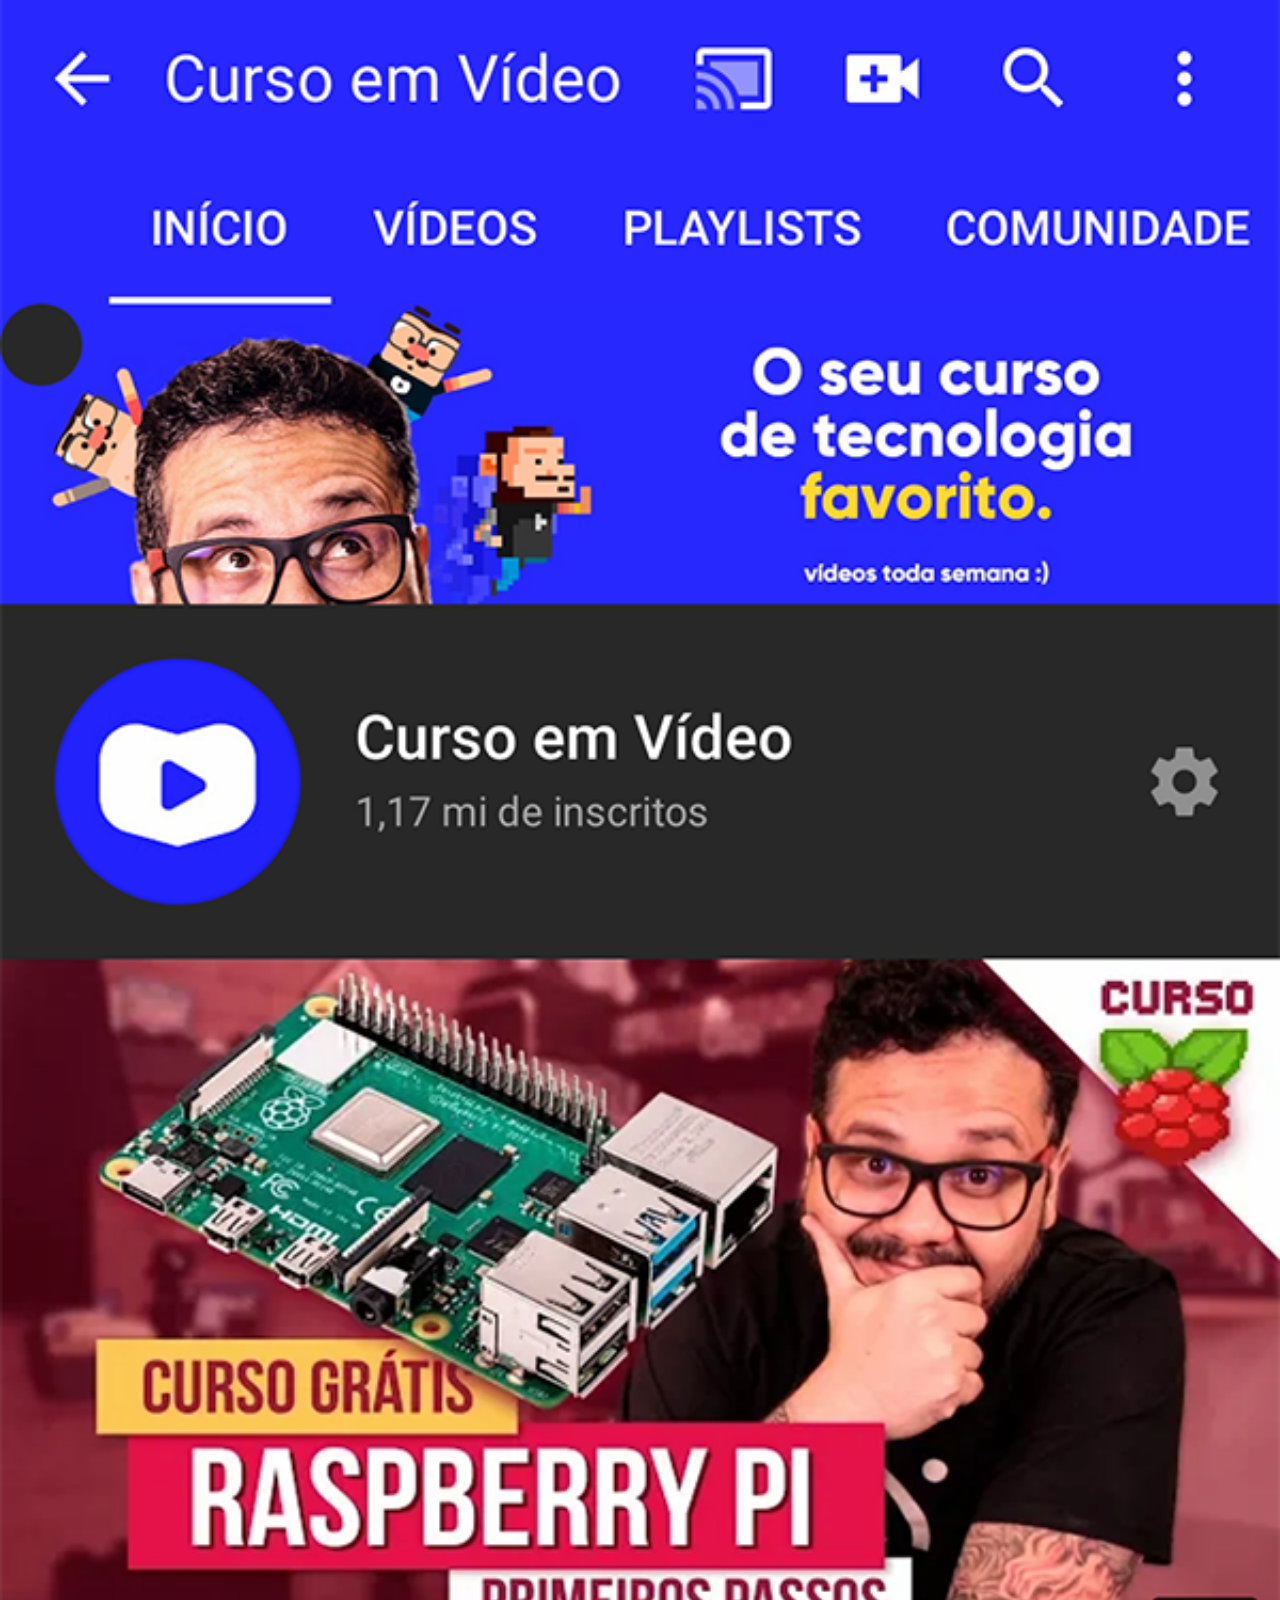
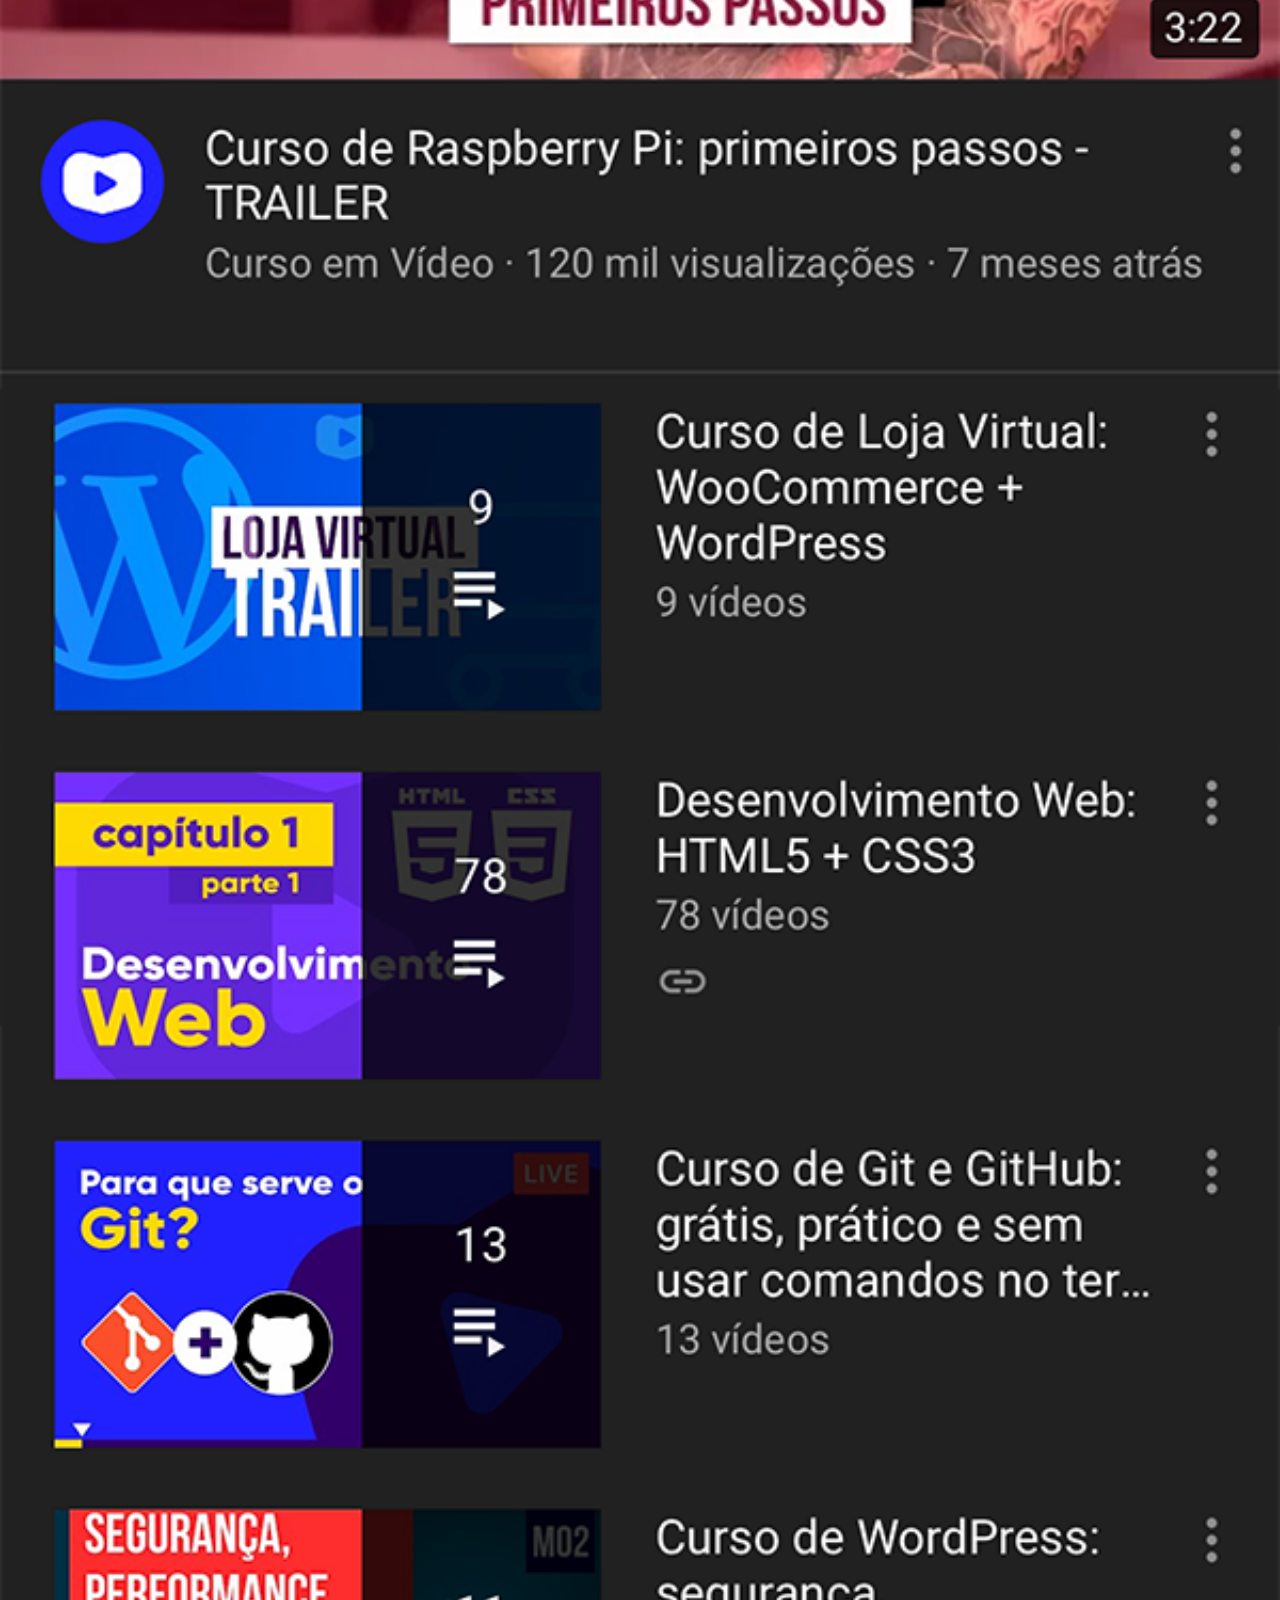
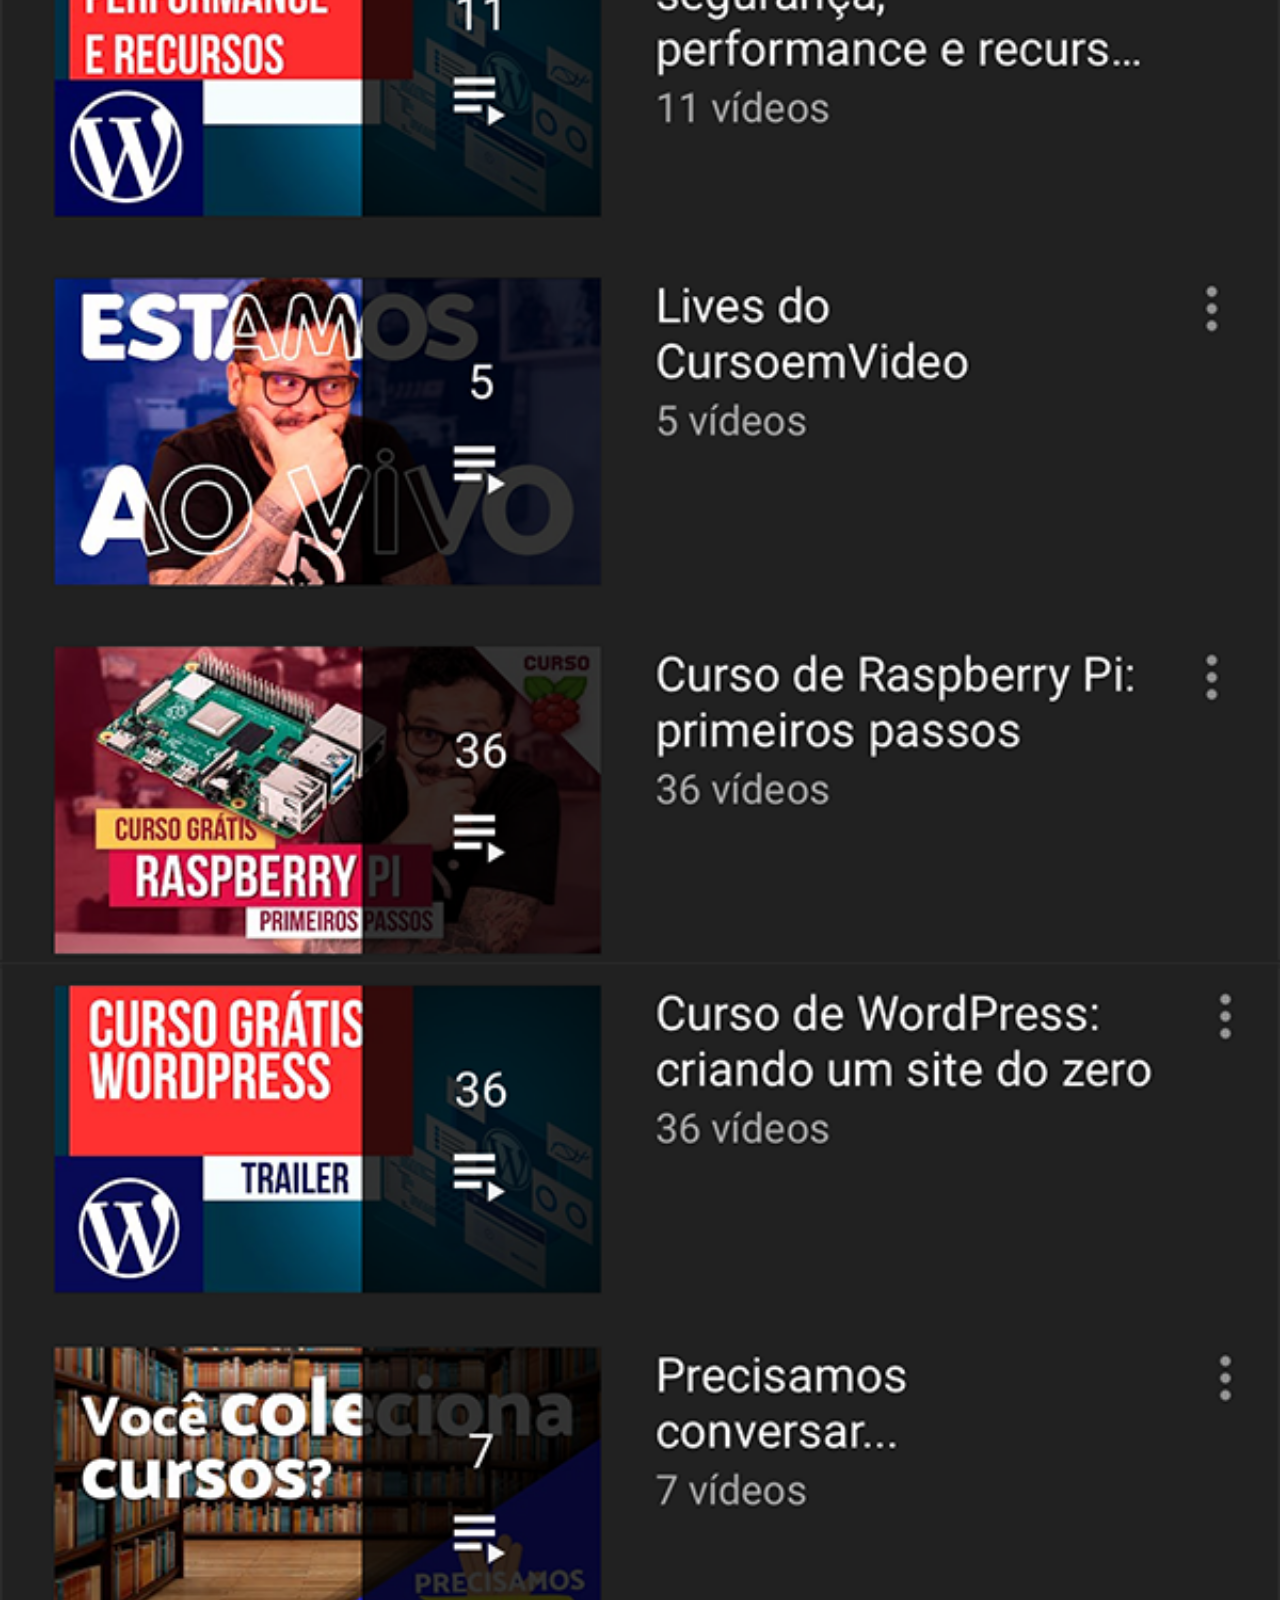
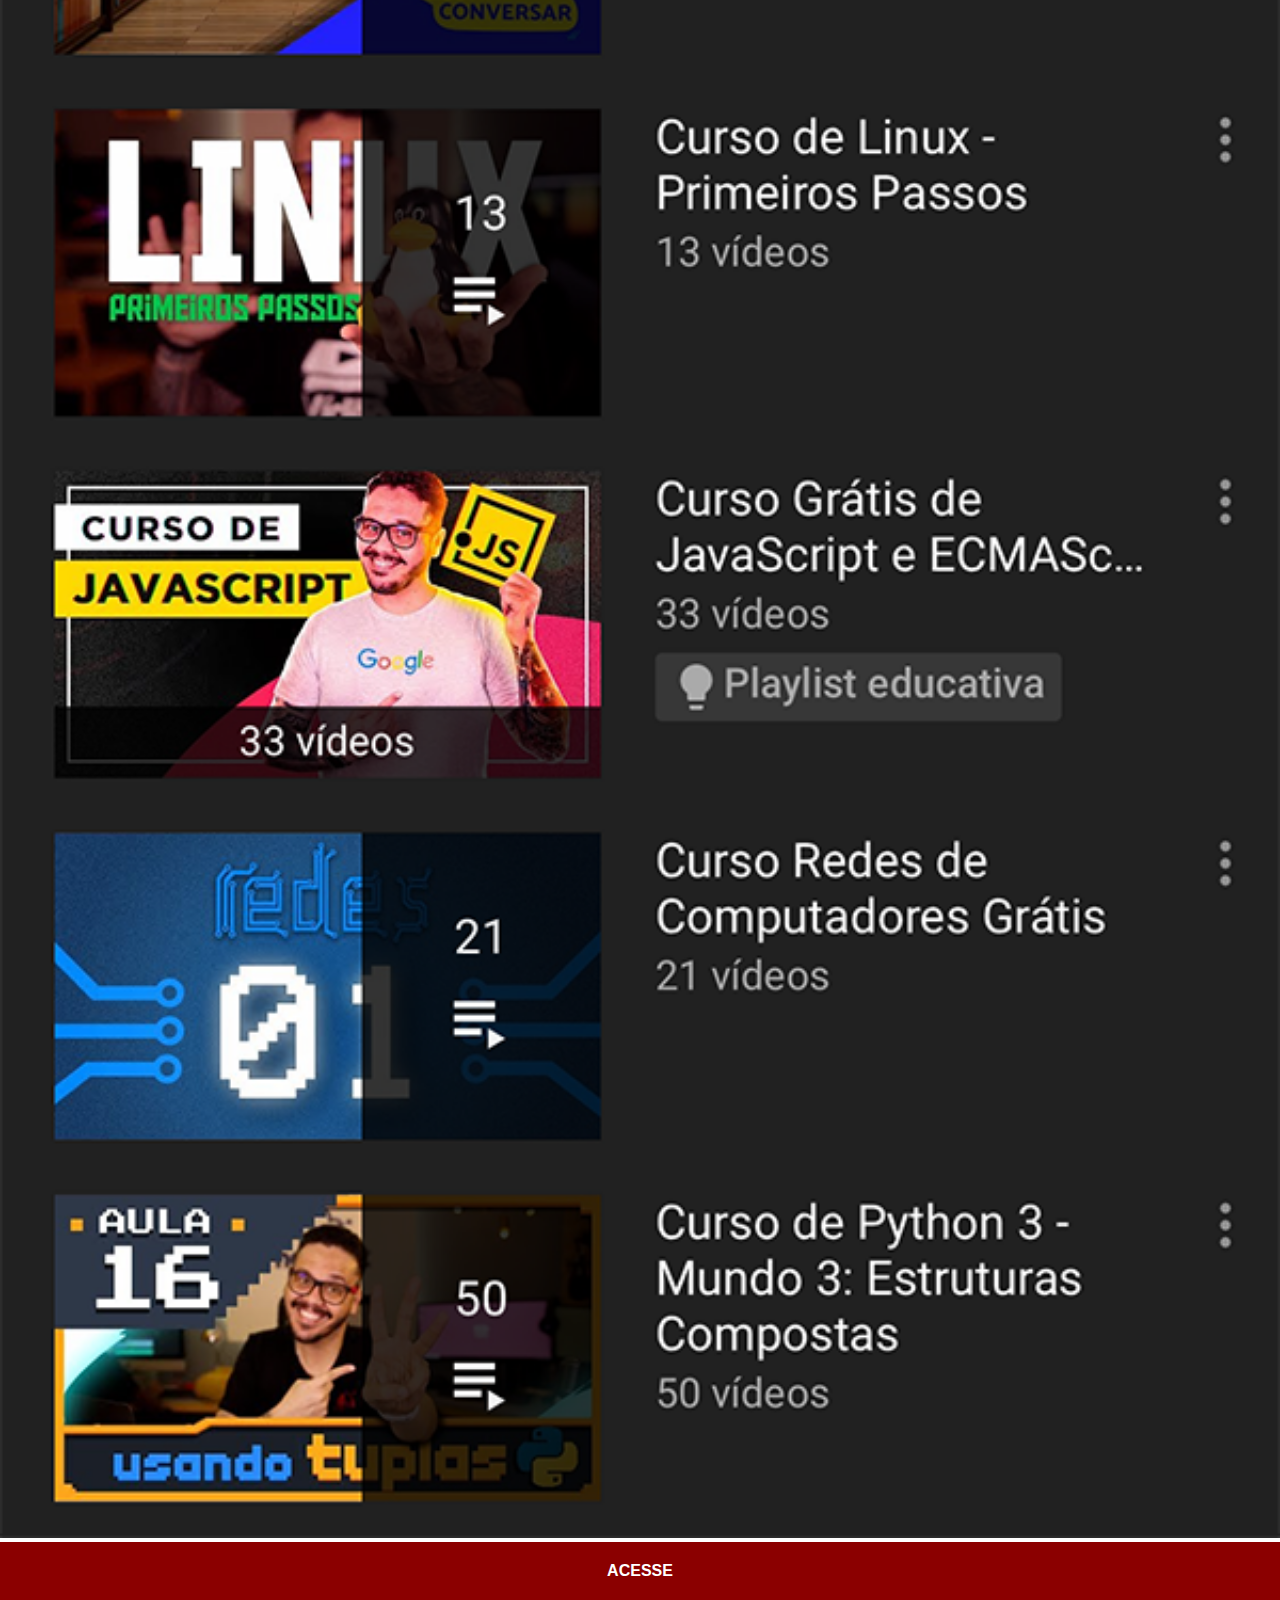
<file: projeto-redes-sociais/youtube.html>
<!DOCTYPE html>
<html lang="pt-BR">
<head>
    <meta charset="UTF-8">
    <meta http-equiv="X-UA-Compatible" content="IE=edge">
    <meta name="viewport" content="width=device-width, initial-scale=1.0">
    <title>Document</title>
    <link rel="stylesheet" href="./estilos/social.css">
</head>
<body>
    <img src="imagens/tela-youtube.png" alt="youtube">
    <a href="https://youtube.com/" target="_blank">ACESSE</a>
</body>
</html>
</file>
<file: android-cguana/style.css>
@charset "UTF-8";
body{
    background-color: lightgreen;
    font-family: Verdana, Geneva, Tahoma, sans-serif;
    margin: 0px;
}
p{
    text-align: justify;
    line-height: 2em;
}
header{
    background-image: linear-gradient(to top, rgb(5, 46, 10), rgb(76, 219, 76));
    padding: 20px;
}
header > h1{
    text-align: center;
    font-size: 30px;
    padding: 0px 25px 25px 25px;
    color: white;
    text-shadow: 2px 2px 0px rgba(0, 0, 0, 0.452);
}
header > p{
    font-weight: bold;
    color: white;
    text-shadow: 2px 2px 0px rgba(0, 0, 0, 0.452);
    text-align: center;
    margin: 16px auto;
    padding-bottom: 12px;
}
header > nav > a{
    text-decoration: none;
    color: white;
    padding: 5px;
    font-weight: bold;
}
header > nav > a:hover{
    color: rgb(76, 219, 76);
    background-color: rgba(255, 255, 255, 0.164);
    border-radius: 5px;
}




main{
    padding: 15px;
    background-color: white;
    margin: auto;
    min-width: 280px;
    max-width: 800px;
    border-radius: 0px 0px 15px 15px;
}
img{
    width: 100%;
}
main > section#principal > p > a{
    text-decoration: none;
    color: green;
    font-weight: bold;
    background-color:rgba(76, 219, 76, 0.473); 
    padding-left: 4px;
    padding-right: 4px;
}
main > section#principal > iframe{
    width: 100%;
}
main > section#principal > p.parag{
    text-indent: 40px;
}
main > section#principal > h1{
    font-family: 'IDroid';
    color: rgb(52, 153, 52) ;
    font-size: 30px;
    margin-top: 10px;
}
main > section#principal > h2{
    font-family: 'IDroid';
    color: rgb(52, 153, 52) ;
    background-image: linear-gradient(to right, rgba(76, 219, 76, 0.664), white);
}
main > section#principal > picture#bugdroid{
    max-width: 350px;
    display: block;
    margin: auto;
}




main > section#quer{
   background-color: rgba(82, 201, 118, 0.534);
   border-radius: 10px;
   width: auto;
   height: auto;
   padding-bottom: 10px;
}
main > section#quer > div#tudo > p{
    text-indent: 20px;
    padding-left: 8px;
    padding-right: 8px;
}
main > section#quer > p > a{
    text-decoration: none;
    color: green;
    font-weight: bold;
}
main > section#quer > div#tudo > p > a{
    text-decoration: none;
    color: green;
    font-weight: bold;
}
main > section#quer > div#tudo > div{
    width: 280px;
    height: 152px;
    display: inline-block;
}
main > section#quer > div#tudo > h3{
    background-color: rgb(39, 155, 74);
    padding: 10px;
    border-radius: 10px 10px 0px 0px;
    color: white;
}
main > section#quer > div#tudo > div > ul > li::before{
    content:  "\2714  ";
}
main > section#quer > div#tudo > div > ul{
    margin: 0px;
}




main > section#fim > div {
    padding-top: 15px;
    padding-left: 8px;
    text-indent: 20px ;
}
footer{
    margin-top: 20px;
    padding: 5px;
    text-align: center;
    background-color: rgb(32, 110, 32);
    color: white;
}
footer > div > a{
    text-decoration: none;
    font-weight: bold;
    color: white;
}
</file>
<file: projeto-cordel/style.css>
@charset "UTF-8";

@import url('https://fonts.googleapis.com/css2?family=Passion+One&display=swap');

@import url('https://fonts.googleapis.com/css2?family=Sriracha&display=swap');

:root{
    --fonte1: Verdana, Geneva, Tahoma, sans-serif;
    --fonte2: 'Passion One', cursive;
    --fonte3: 'Sriracha', cursive;
}
*{
    margin: 0px;
    padding: 0px;
}
html, body{
    min-height: 100vh;
    background-color: darkgray;
    font-family: var(--fonte1);
}
header{
    background-color: black;
    text-align: center;
    color: white;
    padding-top: 50px;
    padding-bottom: 50px;
}
header > h1{
    font-variant: small-caps;
    font-family: var(--fonte2);
    font-size: 8vw;
}
a{
    text-decoration: none;
    font-weight: bolder;
    color: white;
}
a:hover{
    text-decoration: underline;
}
section{
    padding-top: 10vh;
    padding-bottom: 10vh;
    padding-left: 30px;
    line-height: 2em;
    font-family: var(--fonte3);
    font-size: 3vw;
}
section > p{
    padding-bottom: 2em;
}
section.normal{
    background-color: white;
    color: black;
}
section.imagem{
    background-color: rgba(0, 0, 0, 0.555);
    color: white;
    box-shadow: inset 6px 6px 13px 0px rgba(0, 0, 0, 0.473);
    background-size: cover;
    background-attachment: fixed;
}
section.imagem > p{
    display: inline-block;
    padding: 5px;
    background-color: rgba(0, 0, 0, 0.651);
} 
section#img01{
    background-image: url(imagens/background001.jpg);
    background-position: right center;
}
section#img02{
    background-image: url(imagens/background002.jpg);
    background-position: right bottom;
}
footer{
    background-color: black;
    color: white;
    padding: 8px;
    text-align: center;
}
</file>
<file: projeto-login/estilos/style.css>
@charset "UTF-8";

/*
Paleta de Cores
Verde: #49a09d
Lilás: #5f2c82
*/

/* Typical Device Breakpoints

Pequenas telas: até 600px
Celular: de 600px atté 768px
Tablet: 768px até 992px
Desktop: 992px até 1200px
Grandes telas: acima de 1200px
*/

*{
    margin: 0px;
    padding: 0px;
    box-sizing: border-box;
    font-family: system-ui, -apple-system, BlinkMacSystemFont, 'Segoe UI', Roboto, Oxygen, Ubuntu, Cantarell, 'Open Sans', 'Helvetica Neue', sans-serif;
}

body, html{
    background-color:#5f2c82 ;
    width: 100vw;
    height: 100vh;
}

main{
    position: relative;
    width:100vw;
    height: 100vh;
}

section#login{
    position: absolute;
    top: 50%;
    left: 50%;
    overflow: hidden;

    background-color: white;
    width: 250px;
    height: 500px;
    border-radius: 20px;
    box-shadow: 0px 0px 10px rgba(0, 0, 0, 0.466);

    transform: translate(-50%, -50%);
    transition: width .3s, height .3s;
    transition-timing-function: ease;
}

section#login > div#imagem{
    display: block;
    background: #5f2c82 url(../imagens/foto.jpg) no-repeat;
    height: 200px;
    background-size: cover;
    background-position: right bottom;
}

section#login > div#formulario{
    display: block;
    padding: 10px;
}

div#formulario > h1{
    text-align: center;
    margin-bottom: 10px;
}

div#formulario > p{
    font-size: 0.8em;
    padding-bottom: 5px;
}

form > div.campo{
    background-color: #5f2c82;
    border: 2px solid #5f2c82;
    display: block;
    width: 100%;
    height: 40px;
    border-radius: 8px;
    margin: 5px 0px;
}

div.campo > label{
    display: none;
}

div.campo > i{
    color: white;
    font-size: 1.8em;
    width: 40px;
    padding: 5px;
}

div.campo > input{
    background-color: #94cfcd;
    font-size: 1em;
    width: calc(100% - 45px);
    height: 100%;
    border: 0px;
    border-radius: 8px;
    padding: 4px;
    transform: translateY(-8px);
}

div.campo > input:focus-within{
    background-color: white;
}

form > input[type=submit]{
    display: block;
    font-size: 1em;
    width: 100%;
    height: 40px;
    background-color: #49a09d;
    color: white;
    border: none;
    border-radius: 5px;
    cursor: pointer;
}

form > input[type=submit]:hover{
    background-color: #327270;
}

form > a.botao{
    display: block;
    text-align: center;
    font-size: 1em;
    width: 100%;
    height: 40px;
    margin-top: 5px;
    padding-top: 5px;
    background-color: white;
    color: #49a09d;
    border: 1px solid #49a09d;
    border-radius: 5px;
    text-decoration: none;
    cursor: pointer;
}

form > a.botao:hover{
    background-color: #5fcac7;
    color: white;
}

form > a.botao > i{
    font-size: 0.8em;
}
</file>
<file: projeto-login/estilos/media-query.css>
@charset "UTF-8";

/* Typical Device Breakpoints

Pequenas telas: até 600px
Celular: de 600px atté 768px
Tablet: 768px até 992px
Desktop: 992px até 1200px
Grandes telas: acima de 1200px
*/

/*
Paleta de Cores
Verde: #49a09d
Lilás: #5f2c82
*/
@media screen and (min-width: 768px) and (max-width: 992px){
    body, html{
        background-color: linear-gradient(to bottom, #5f2c82, #49a09d );
    }

    section#login{
        width: 80vw;
        height: 280px;
    }

    section#login > div#imagem{
        float: left;
        width: 30%;
        height: 100%;
    }

    section#login > div#formulario{
        float: right;
        width: 70%;
    }
    
    
}

@media screen and (min-width: 992px){
    
    body, html{
        background: linear-gradient(to bottom, #5f2c82, #49a09d );
    }
    section#login{
        width: 950px;
        height: 340px;
    }

    section#login > div#imagem{
        float: right;
        width: 50%;
        height: 100%;
    }

    section#login > div#formulario{
        float: left;
        width: 50%;
    }
    
    div#formulario > h1{
        font-size: 2.0em;
    }
    
    div#formulario > p{
        font-size: 1em;
        margin: 15px 0px;
    }
}
</file>
<file: projeto-redes-sociais/estilos/style.css>
@charset "UTF-8";

*{
    margin: 0px;
    padding: 0px;
    font-family: Arial, Helvetica, sans-serif;
}
html, body{
    height: 100vh;
    width: 100vw;
    background-color: black;
}
body{
    background: url(../imagens/fundo-madeira.jpg) no-repeat top center;
    background-size: cover;
    background-attachment: fixed;
}
main{
    position: relative;
    height: 100vh;
}
section#telefone{
    position: absolute;
    top: 50%;
    left: 50%;
    transform: translate(-50%, -50%);

    background: url(../imagens/frame-iphone.png) no-repeat;
    
    height: 627px;
    width: 311px;
}
iframe#tela{
    position: relative;
    top: 79px;
    left: 21px;
    width: 269px;
    height: 473px;
}

section#redes-sociais{
    text-align: right;
}

section#redes-sociais img{
    width: 50px;
    margin: 10px;
    border-radius: 50%;
    box-shadow: 2px 2px 5px rgba(0, 0, 0, 0.397);   
}
section#redes-sociais img:hover{
    border: 2px solid rgba(255, 255, 255, 0.603);
    transform: translate(-3px, -3px);
    box-shadow: 5px 5px 10px rgba(0, 0, 0, 0.603);
    transition: tranform .3, border 1s;
}
</file>
<file: projeto-redes-sociais/estilos/social.css>
@charset "UTF-8";

*{
    margin: 0px;
    padding: 0px;
    font-family: Arial, Helvetica, sans-serif;
}
::-webkit-scrollbar{
    width: 0px;
    height: 0px;
}
img{
    width: 100vw;
}
a{
    display: block;
    background-color: darkred;
    color: white;
    padding: 20px;
    text-align: center;
    font-weight: bolder;
    text-decoration: none;
}
a:hover{
    background-color: red;
}
</file>
